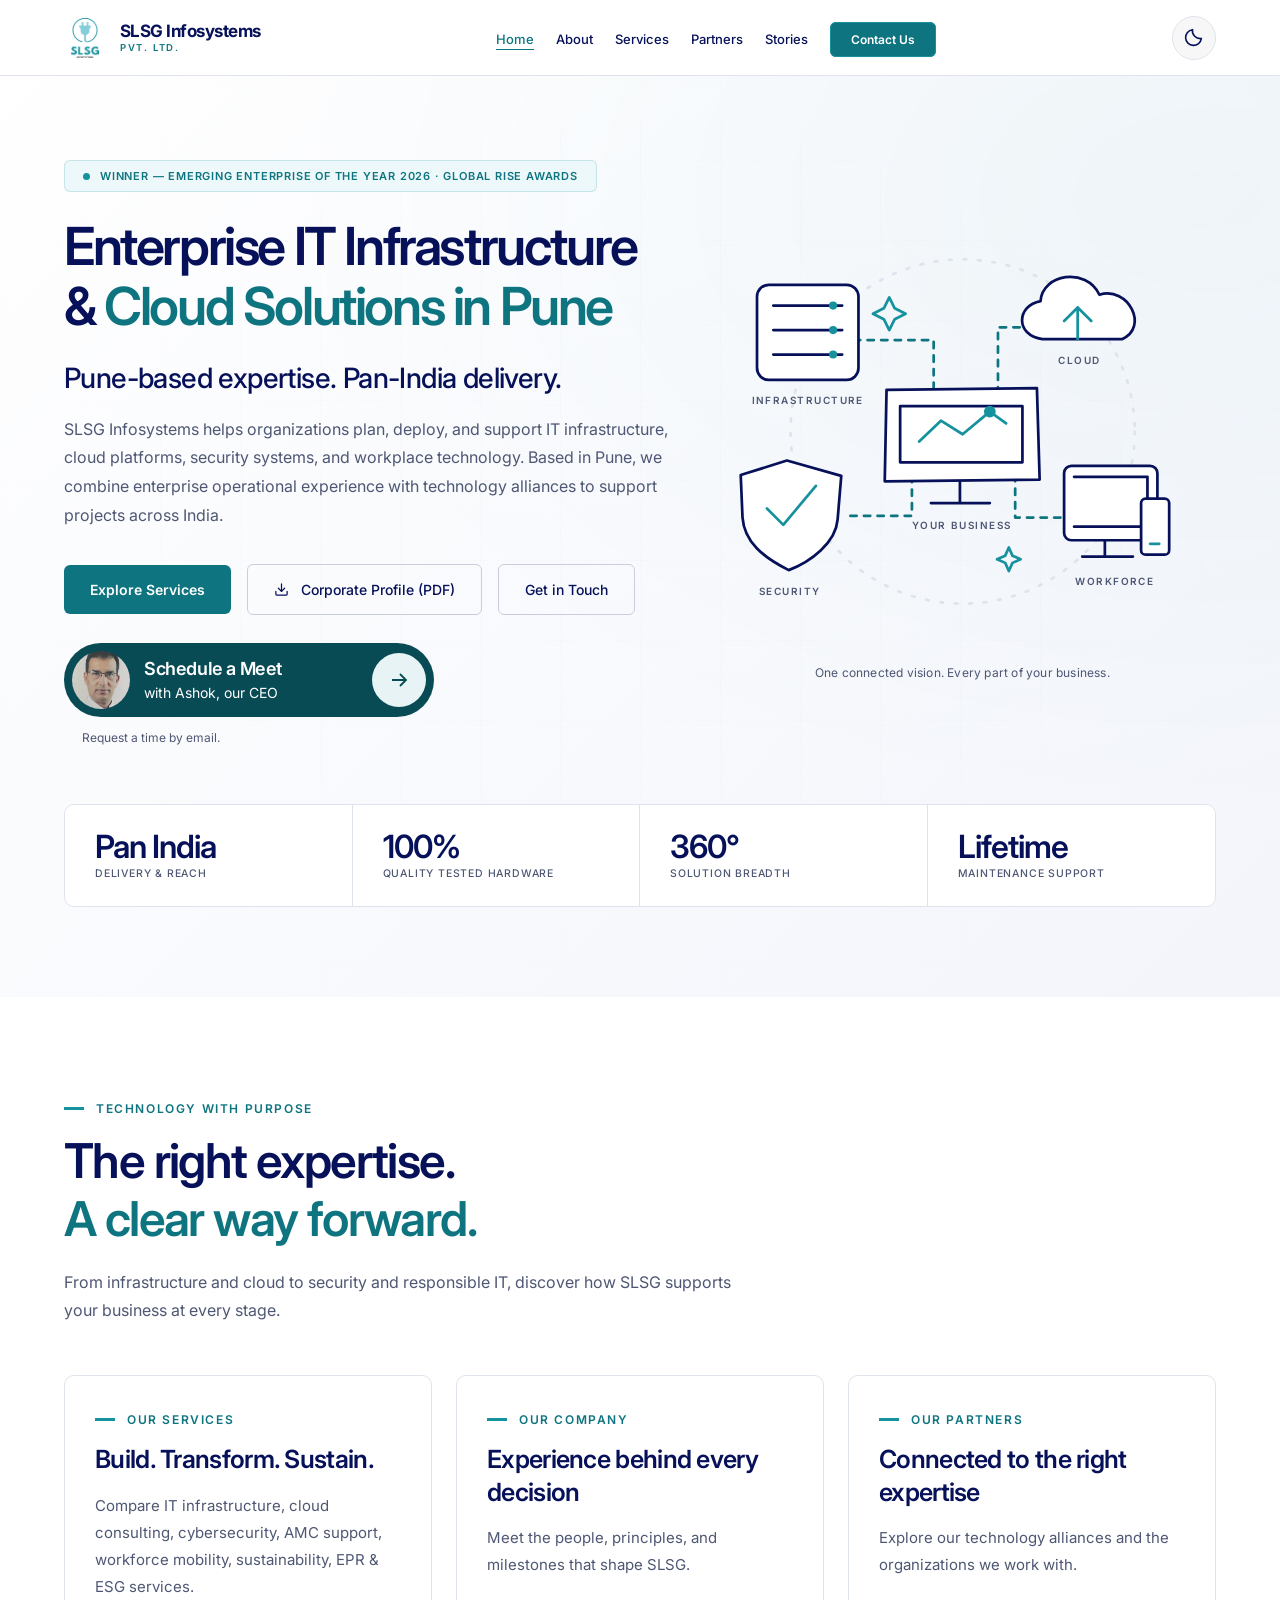
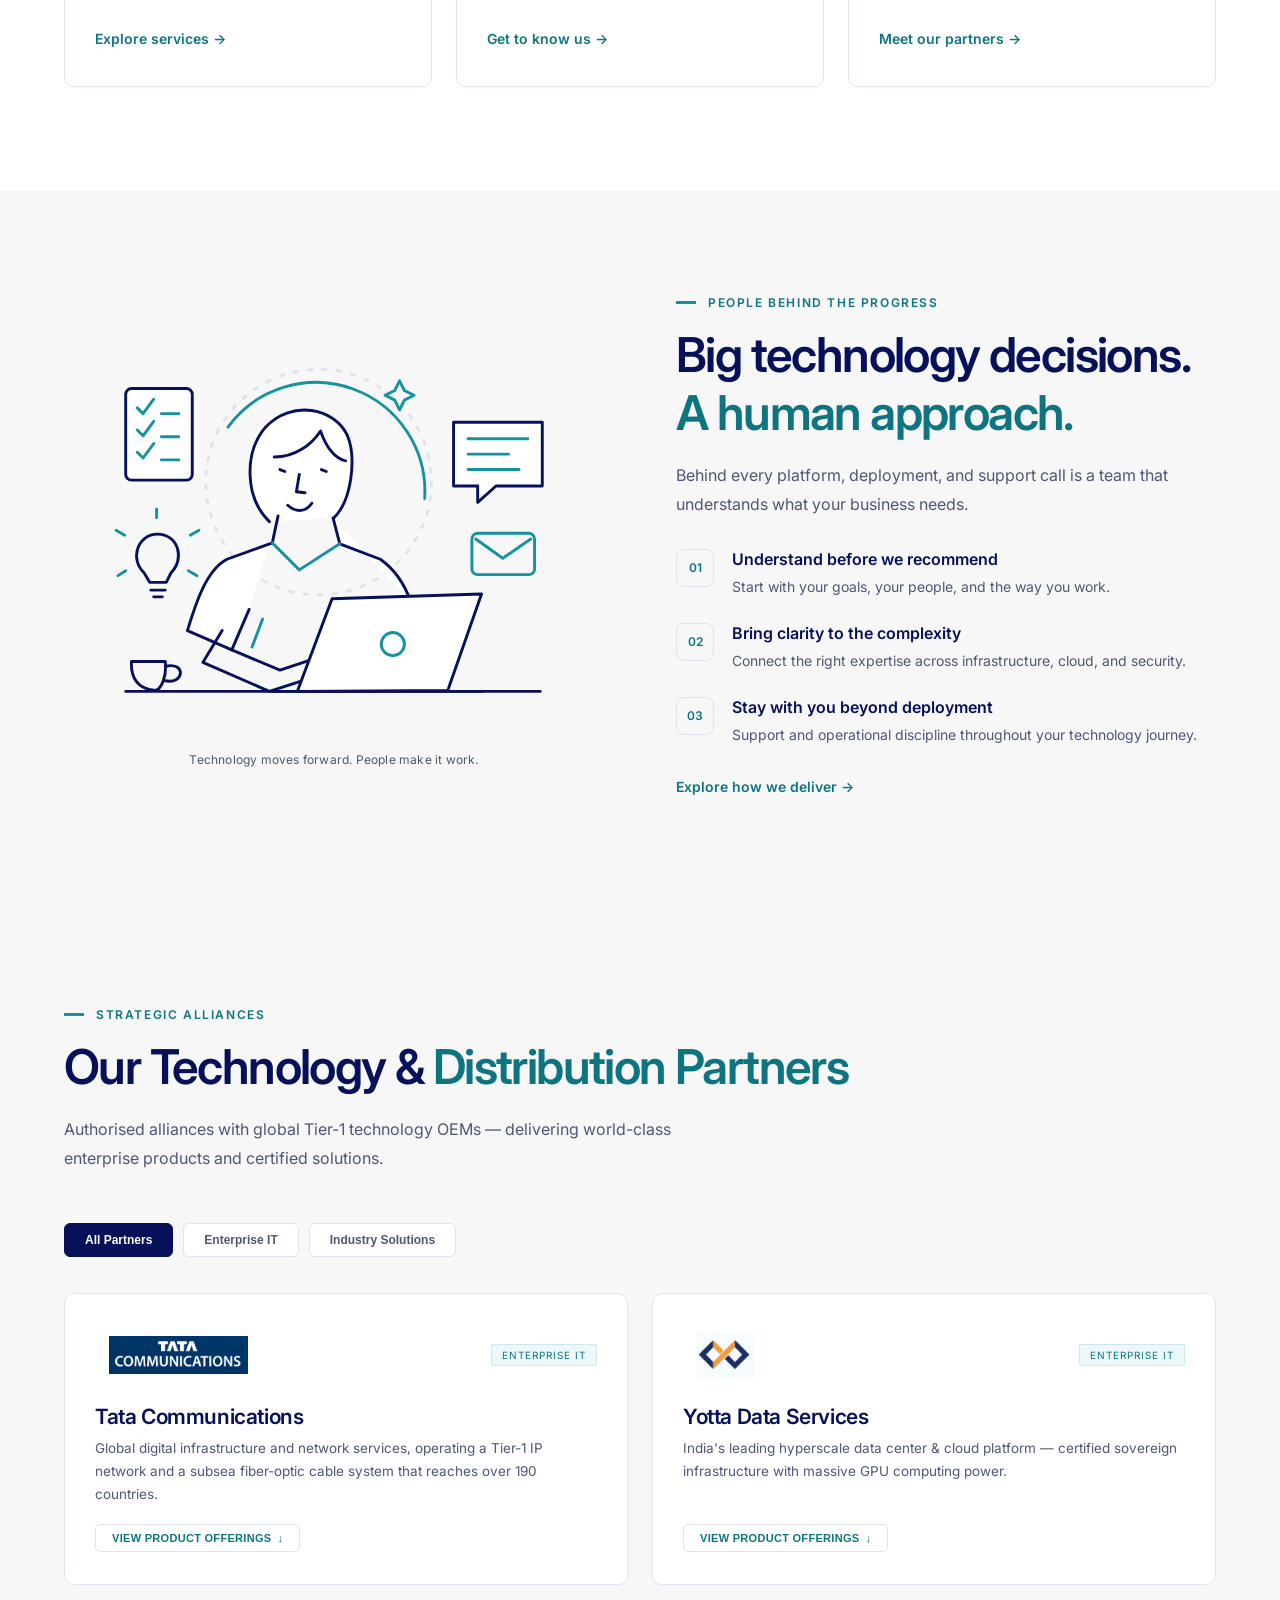
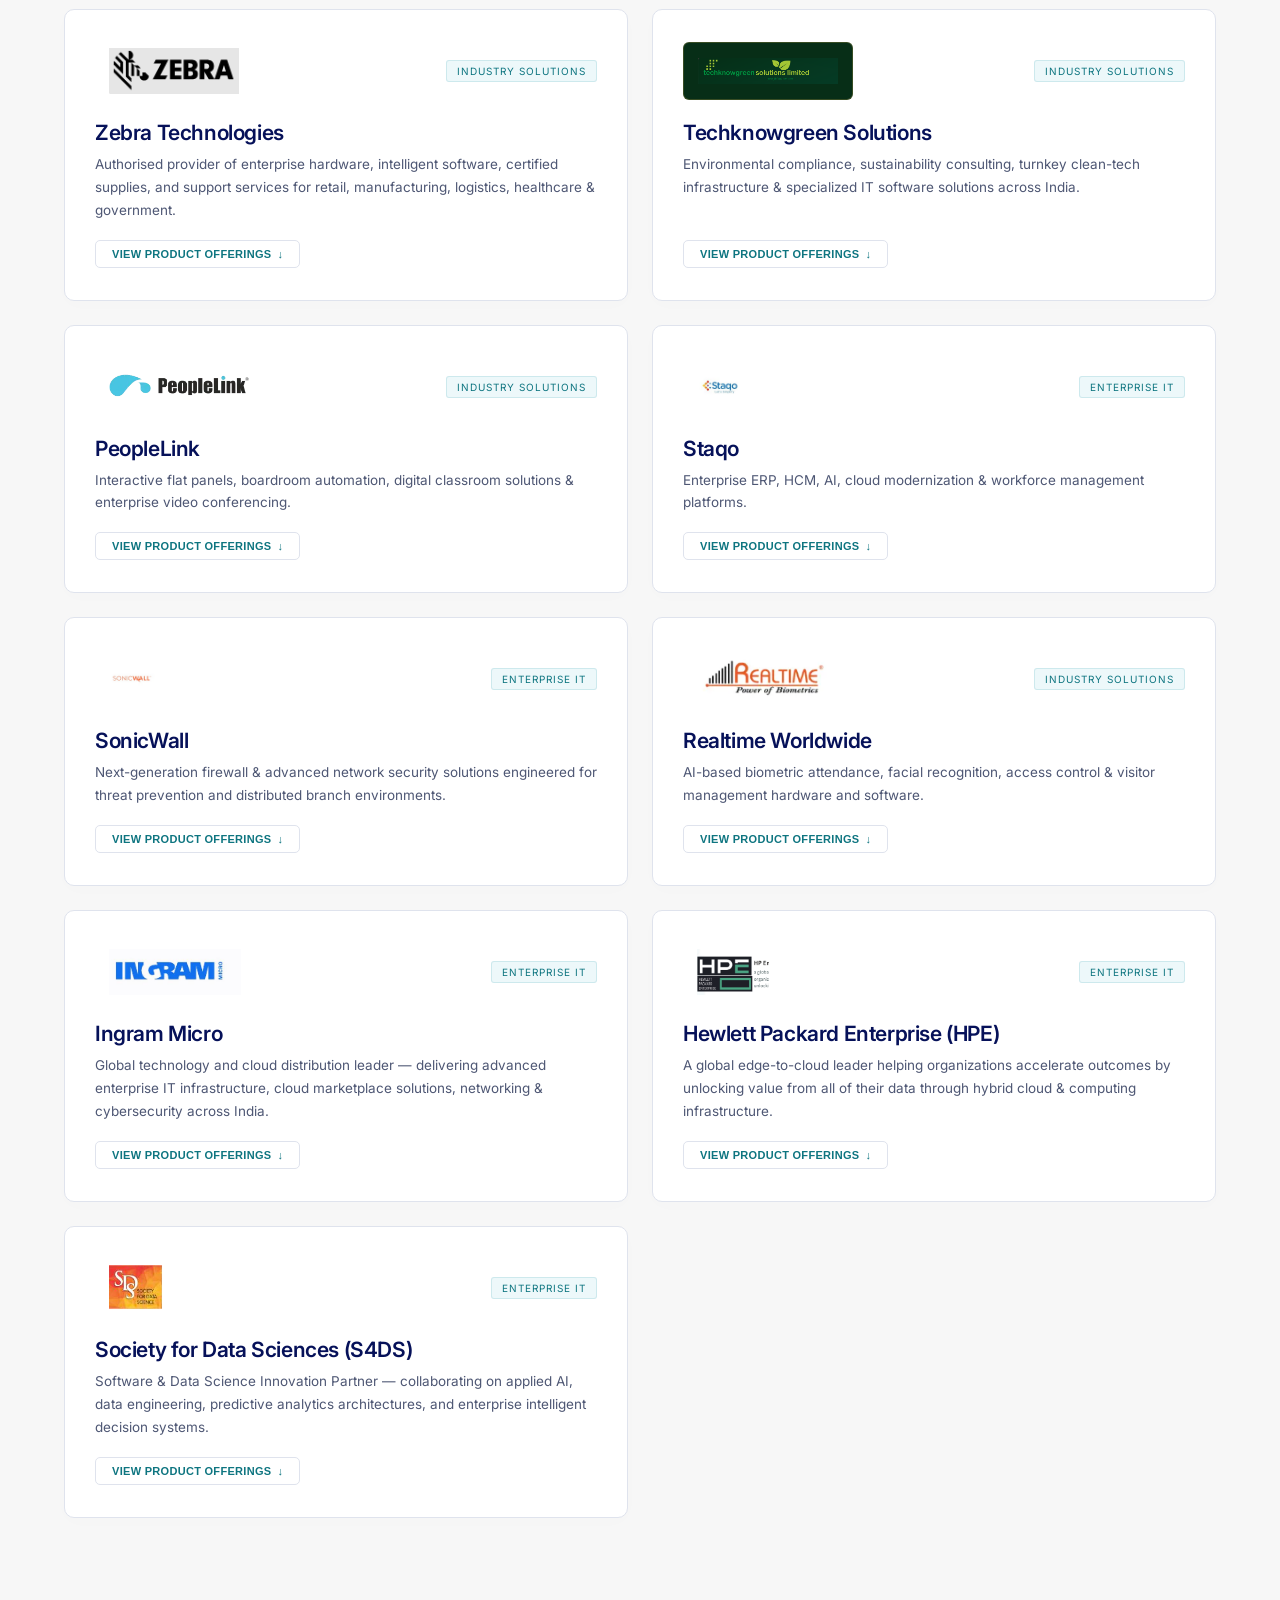
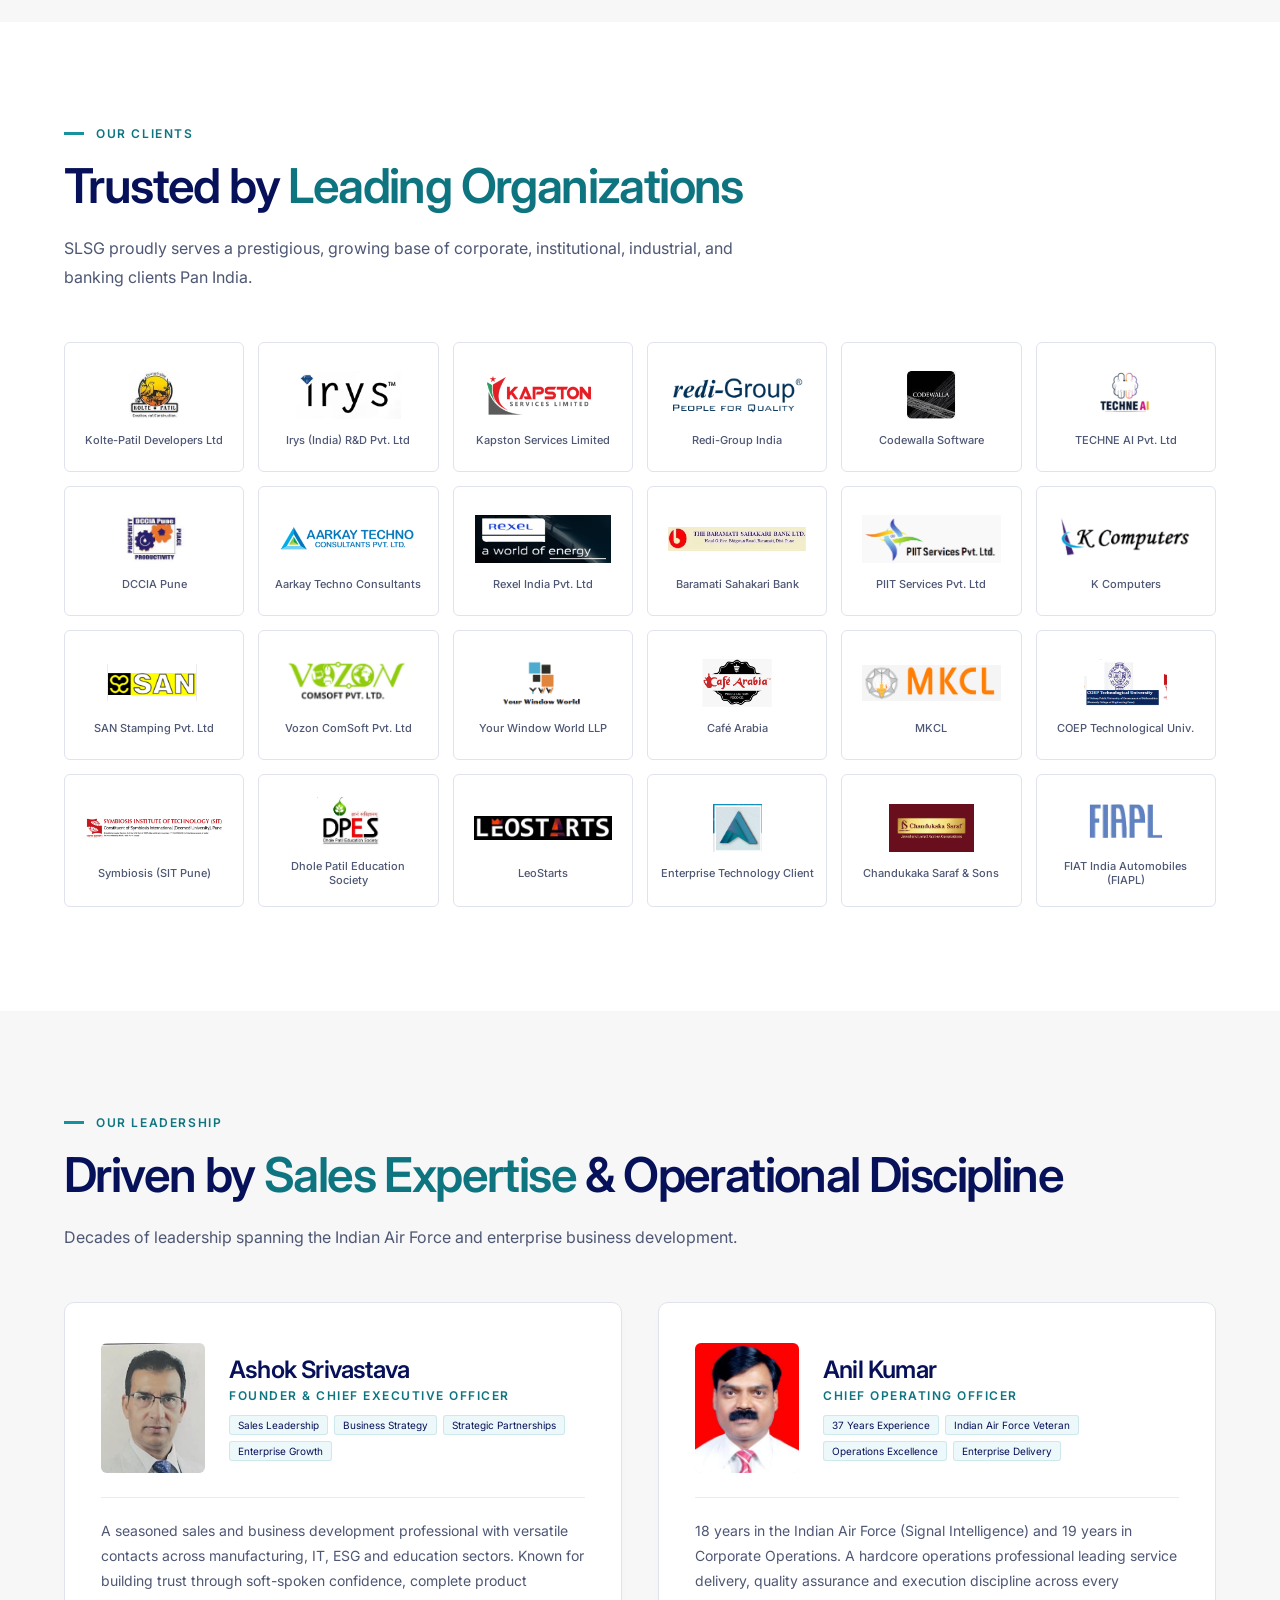
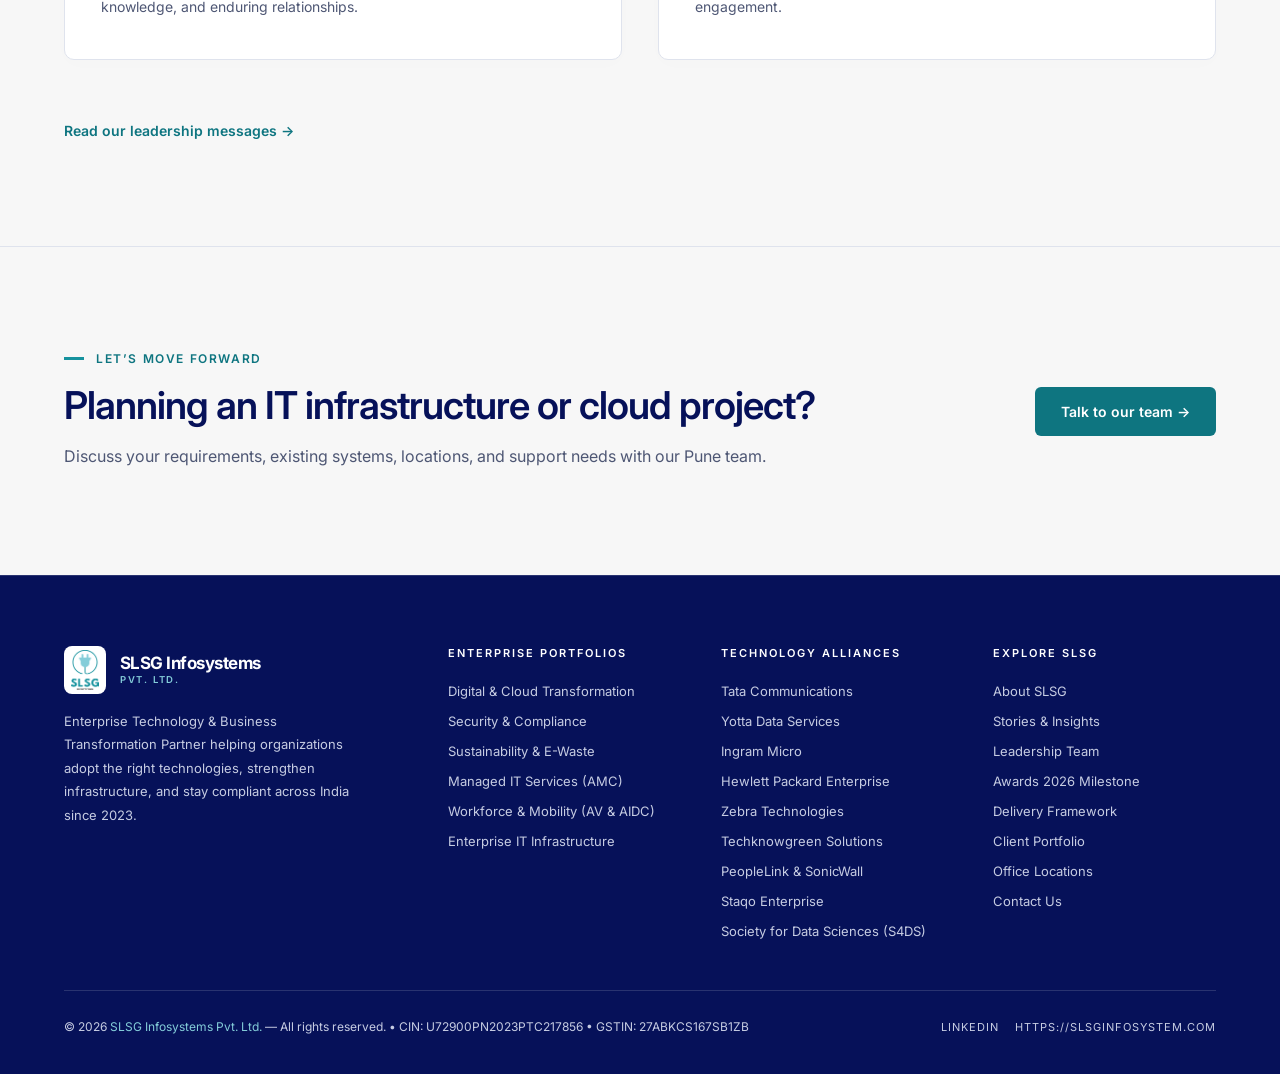
<file: index.html>
<!DOCTYPE html>
<html lang="en" class="booting">
<head>
<meta charset="UTF-8">
<meta name="viewport" content="width=device-width, initial-scale=1.0">
<script>
  // Apply the theme before the first paint, including on repeat visits.
  try {
    const savedTheme = localStorage.getItem('slsg-theme');
    document.documentElement.dataset.theme = savedTheme === 'dark' || savedTheme === 'light'
      ? savedTheme
      : (window.matchMedia('(prefers-color-scheme: dark)').matches ? 'dark' : 'light');
  } catch {
    document.documentElement.dataset.theme = window.matchMedia('(prefers-color-scheme: dark)').matches ? 'dark' : 'light';
  }
  if ('scrollRestoration' in history) {
    history.scrollRestoration = 'manual';
  }
  window.scrollTo(0, 0);
</script>
<title>IT Infrastructure &amp; Cloud Services in Pune | SLSG Infosystems</title>
<meta name="description" content="SLSG Infosystems provides enterprise IT infrastructure, cloud solutions, cybersecurity and managed IT services from Pune, with delivery across India.">
<link rel="preconnect" href="https://fonts.googleapis.com">
<link href="https://fonts.googleapis.com/css2?family=Inter:wght@400;500;600;700;800;900&display=swap" rel="stylesheet">
<link rel="stylesheet" href="assets/styles/base.css">
<link rel="stylesheet" href="assets/styles/theme.css">
<link rel="canonical" href="https://slsginfosystem.com/">
<meta property="og:type" content="website">
<meta property="og:site_name" content="SLSG Infosystems">
<meta property="og:title" content="IT Infrastructure &amp; Cloud Services in Pune | SLSG Infosystems">
<meta property="og:description" content="SLSG Infosystems provides enterprise IT infrastructure, cloud solutions, cybersecurity and managed IT services from Pune, with delivery across India.">
<meta property="og:url" content="https://slsginfosystem.com/">
<meta name="twitter:card" content="summary">
<meta name="twitter:title" content="IT Infrastructure &amp; Cloud Services in Pune | SLSG Infosystems">
<meta name="twitter:description" content="SLSG Infosystems provides enterprise IT infrastructure, cloud solutions, cybersecurity and managed IT services from Pune, with delivery across India.">
<script type="application/ld+json">{"@context": "https://schema.org", "@graph": [{"@type": "Organization", "@id": "https://slsginfosystem.com/#organization", "name": "SLSG Infosystems Pvt. Ltd.", "url": "https://slsginfosystem.com/", "logo": "https://slsginfosystem.com/assets/logo/slsg-logo.png", "description": "Pune-based enterprise IT infrastructure, cloud, security, and managed IT services company serving organizations across India.", "email": "contact@slsginfosystem.com", "telephone": "+91-20-46035505", "address": [{"@type": "PostalAddress", "streetAddress": "412, B-Wing, Downtown \u2013 City Vista, Near World Trade Center, Kharadi", "addressLocality": "Pune", "addressRegion": "Maharashtra", "postalCode": "411014", "addressCountry": "IN"}, {"@type": "PostalAddress", "streetAddress": "Row House D, Rituparna Society, Utkarsh Society, Lane No. 6, Katraj", "addressLocality": "Pune", "addressRegion": "Maharashtra", "postalCode": "411046", "addressCountry": "IN"}], "legalName": "SLSG Infosystems Private Limited", "taxID": "27ABKCS167SB1ZB", "legalName": "SLSG Infosystems Private Limited", "taxID": "27ABKCS167SB1ZB", "legalName": "SLSG Infosystems Private Limited", "taxID": "27ABKCS167SB1ZB", "alternateName": ["SLSG Infosystems", "SLSG"], "sameAs": ["https://www.linkedin.com/company/slsginfosystems/"], "award": "Emerging Enterprise of the Year 2026 (Global RISE Awards by SMB Connect in association with DCCIA Pune)", "founder": [{"@type": "Person", "name": "Ashok Srivastava", "jobTitle": "Founder & CEO"}, {"@type": "Person", "name": "Anil Kumar", "jobTitle": "Chief Operating Officer"}], "areaServed": {"@type": "Country", "name": "India"}, "hasOfferCatalog": {"@type": "OfferCatalog", "name": "Enterprise Portfolios", "itemListElement": [{"@type": "Offer", "itemOffered": {"@type": "Service", "name": "Digital & Cloud Transformation", "description": "Sovereign GPU cloud, AI enablement, Yotta & Tata Communications hyperscale data centers, Kubernetes & multi-cloud migration."}}, {"@type": "Offer", "itemOffered": {"@type": "Service", "name": "Security & Compliance", "description": "High-definition CCTV surveillance, biometric access control, statutory compliance, fire NOC, and factory license approvals."}}, {"@type": "Offer", "itemOffered": {"@type": "Service", "name": "Sustainability & E-Waste", "description": "Certified corporate e-waste disposal, plastic & battery waste recycling, Extended Producer Responsibility (EPR) & ESG consulting."}}, {"@type": "Offer", "itemOffered": {"@type": "Service", "name": "Managed IT Services (AMC)", "description": "Comprehensive Annual Maintenance Contracts, resident engineers, 24/7 helpdesk SLA, and lifetime infrastructure maintenance."}}, {"@type": "Offer", "itemOffered": {"@type": "Service", "name": "Enterprise Workforce & Mobility", "description": "Barcode & AIDC scanners, mobile computers, boardroom automation, LED video walls, and time-attendance terminals."}}, {"@type": "Offer", "itemOffered": {"@type": "Service", "name": "Enterprise IT Infrastructure", "description": "Commercial laptops, desktops, enterprise rack/blade servers, SAN/NAS storage, and core networking hardware."}}]}}, {"@type": "WebSite", "@id": "https://slsginfosystem.com/#website", "url": "https://slsginfosystem.com/", "name": "SLSG Infosystems", "publisher": {"@id": "https://slsginfosystem.com/#organization"}}, {"@type": "WebPage", "@id": "https://slsginfosystem.com/#webpage", "url": "https://slsginfosystem.com/", "name": "IT Infrastructure & Cloud Services in Pune | SLSG Infosystems", "description": "SLSG Infosystems provides enterprise IT infrastructure, cloud solutions, cybersecurity and managed IT services from Pune, with delivery across India.", "inLanguage": "en", "isPartOf": {"@id": "https://slsginfosystem.com/#website"}, "publisher": {"@id": "https://slsginfosystem.com/#organization"}}, {"@type": "LocalBusiness", "@id": "https://slsginfosystem.com/#head-office", "name": "SLSG Infosystems Pvt. Ltd. \u2014 Head Office", "parentOrganization": {"@id": "https://slsginfosystem.com/#organization"}, "url": "https://slsginfosystem.com/contact.html#locations", "telephone": "+91-20-46035505", "email": "contact@slsginfosystem.com", "address": {"@type": "PostalAddress", "streetAddress": "412, B-Wing, Downtown \u2013 City Vista, Near World Trade Center, Kharadi", "addressLocality": "Pune", "addressRegion": "Maharashtra", "postalCode": "411014", "addressCountry": "IN"}, "geo": {"@type": "GeoCoordinates", "latitude": 18.5516, "longitude": 73.9351}, "openingHoursSpecification": {"@type": "OpeningHoursSpecification", "dayOfWeek": ["Monday", "Tuesday", "Wednesday", "Thursday", "Friday", "Saturday"], "opens": "09:30", "closes": "18:30"}}, {"@type": "LocalBusiness", "@id": "https://slsginfosystem.com/#branch-office", "name": "SLSG Infosystems Pvt. Ltd. \u2014 Branch Office", "parentOrganization": {"@id": "https://slsginfosystem.com/#organization"}, "url": "https://slsginfosystem.com/contact.html#locations", "telephone": "+91-9763034875", "email": "contact@slsginfosystem.com", "address": {"@type": "PostalAddress", "streetAddress": "Row House D, Rituparna Society, Utkarsh Society, Lane No. 6, Katraj", "addressLocality": "Pune", "addressRegion": "Maharashtra", "postalCode": "411046", "addressCountry": "IN"}, "geo": {"@type": "GeoCoordinates", "latitude": 18.4575, "longitude": 73.8677}}]}</script>
<link rel="icon" type="image/x-icon" href="favicon.ico">
<link rel="icon" type="image/png" sizes="32x32" href="assets/logo/favicon-32x32.png">
<link rel="icon" type="image/png" sizes="16x16" href="assets/logo/favicon-16x16.png">
<link rel="apple-touch-icon" sizes="180x180" href="assets/logo/apple-touch-icon.png">
<meta name="robots" content="index, follow, max-snippet:-1, max-image-preview:large, max-video-preview:-1">
<meta name="author" content="SLSG Infosystems Pvt. Ltd.">
<meta property="og:locale" content="en_IN">
<meta property="og:image" content="https://slsginfosystem.com/assets/logo/slsg-logo.png">
<meta property="og:image:alt" content="SLSG Infosystems logo">
<meta name="twitter:image" content="https://slsginfosystem.com/assets/logo/slsg-logo.png">
<!-- Google tag (gtag.js) -->
<script async src="https://www.googletagmanager.com/gtag/js?id=G-WZ0Q5E4KTD"></script>
<script>
  window.dataLayer = window.dataLayer || [];
  function gtag(){dataLayer.push(arguments);}
  gtag('js', new Date());

  gtag('config', 'G-WZ0Q5E4KTD');
</script>
</head>
<body>
<a class="skip-link" href="#main-content">Skip to content</a>
<nav id="navbar">
  <a href="#home" class="nav-logo">
    <div class="nav-logo-icon">
      <img src="assets/logo/slsg-logo.png" alt="SLSG Infosystems Logo">
    </div>
    <div class="nav-logo-text">
      <span>SLSG Infosystems</span>
      <span>Pvt. Ltd.</span>
    </div>
  </a>
  <ul class="nav-links"><li><a href="index.html" aria-current="page">Home</a></li>
<li><a href="about.html">About</a></li>
<li><a href="services.html">Services</a></li>
<li><a href="#partners">Partners</a></li>
<li><a href="stories.html">Stories</a></li>
<li><a href="contact.html" class="nav-cta">Contact Us</a></li></ul>
  <div class="nav-actions">
    <button type="button" class="theme-toggle" id="themeToggle" aria-label="Dark mode" aria-pressed="false" title="Toggle dark mode">
      <svg class="theme-moon" viewBox="0 0 24 24" fill="none" stroke="currentColor" stroke-width="1.8" aria-hidden="true"><path d="M20.9 13.2A9 9 0 0 1 10.8 3.1 9 9 0 1 0 20.9 13.2Z"/></svg>
      <svg class="theme-sun" viewBox="0 0 24 24" fill="none" stroke="currentColor" stroke-width="1.8" aria-hidden="true"><circle cx="12" cy="12" r="4"/><path d="M12 2v2m0 16v2M2 12h2m16 0h2M4.9 4.9l1.4 1.4m11.4 11.4 1.4 1.4m0-14.2-1.4 1.4M6.3 17.7l-1.4 1.4"/></svg>
    </button>
  <button type="button" class="hamburger" id="menuBtn" onclick="toggleMenu()" aria-label="Toggle Navigation" aria-controls="mobileMenu" aria-expanded="false">
    <span></span><span></span><span></span>
  </button>
  </div>
</nav><div class="mobile-menu" id="mobileMenu"><button class="mobile-close" onclick="toggleMenu()" aria-label="Close Menu">&times;</button><a href="index.html">Home</a><a href="about.html">About</a><a href="services.html">Services</a><a href="#partners">Partners</a><a href="stories.html">Stories</a><a href="contact.html">Contact Us</a><a href="https://www.linkedin.com/company/slsginfosystems/" target="_blank" rel="noopener noreferrer">LinkedIn</a></div><main id="main-content" tabindex="-1"><section class="hero" id="home">
  <div class="hero-bg"></div>
  <div class="hero-grid"></div>
  <div class="hero-inner">
    <div class="hero-content">
      <a href="about.html#awards" class="hero-badge">
        <div class="hero-badge-dot"></div>
        <span>Winner — Emerging Enterprise of the Year 2026 · Global RISE Awards</span>
      </a>
      <h1>Enterprise IT Infrastructure &amp; <em>Cloud Solutions in Pune</em></h1>
      <div class="hero-sub">Pune-based expertise. Pan-India delivery.</div>
      <p>SLSG Infosystems helps organizations plan, deploy, and support IT infrastructure, cloud platforms, security systems, and workplace technology. Based in Pune, we combine enterprise operational experience with technology alliances to support projects across India.</p>
      <div class="hero-actions">
        <a href="services.html#services" class="btn-primary">Explore Services</a>
        <a href="assets/docs/SLSG-Corporate-Profile-v1.4.pdf" class="btn-outline" download="SLSG-Corporate-Profile-v1.4.pdf"><svg width="15" height="15" viewBox="0 0 24 24" fill="none" stroke="currentColor" stroke-width="2" stroke-linecap="round" stroke-linejoin="round" style="margin-right:4px;vertical-align:-2px;"><path d="M21 15v4a2 2 0 0 1-2 2H5a2 2 0 0 1-2-2v-4"/><polyline points="7 10 12 15 17 10"/><line x1="12" y1="15" x2="12" y2="3"/></svg>Corporate Profile (PDF)</a>
        <a href="contact.html#contact" class="btn-outline">Get in Touch</a>
      </div>
<div class="ceo-meeting"><a id="ceoBookingLink" class="ceo-meeting-button" href="mailto:ashok@slsginfosystem.com?subject=Meeting+request+with+Ashok+Srivastava+%E2%80%94+SLSG+Infosystems&amp;body=Hello+Ashok%2C%0A%0AI+would+like+to+request+a+meeting+to+discuss%3A%0A%0ACompany%3A%0ATopic%3A%0APreferred+dates+and+times+%28with+timezone%29%3A%0APhone%3A%0A%0AThank+you." aria-label="Request a meeting with Ashok Srivastava, Founder and CEO"><img src="assets/leadership/ashok-srivastava.jpg" alt="" width="76" height="76"><span class="ceo-meeting-copy"><strong>Schedule a Meet</strong><span>with Ashok, our CEO</span></span><span class="ceo-meeting-arrow" aria-hidden="true"><svg viewBox="0 0 24 24" fill="none" stroke="currentColor" stroke-width="1.8"><path d="M5 12h14m-6-6 6 6-6 6"/></svg></span></a><p>Request a time by email.</p></div>
    </div>
<figure class="technology-art hero-art"><svg viewBox="0 0 560 470" role="img" aria-labelledby="tech-art-title tech-art-desc" xmlns="http://www.w3.org/2000/svg">
<title id="tech-art-title">Connected technology, built around your business</title><desc id="tech-art-desc">An illustrated business platform connects cloud services, secure infrastructure, and employee devices.</desc>
<g fill="none" stroke="currentColor" stroke-width="3" stroke-linecap="round" stroke-linejoin="round">
<circle class="art-orbit" cx="280" cy="228" r="190" stroke-dasharray="3 13"/>
<path class="art-wire" d="M160 127H248V181M388 113H319V181M156 321H224V268M403 323H338V268"/>
<path d="m196 182 166-2 3 101-171 2Z" class="art-panel"/><path d="M211 200h135v62H211Z"/><path d="M277 283v24m-32 0h65"/>
<path class="art-accent" d="m232 239 24-23 24 15 30-25 18 13"/><circle class="art-dot" cx="310" cy="206" r="5"/>
<rect class="art-panel" x="53" y="66" width="112" height="105" rx="13"/><path d="M71 89h76m-76 27h76m-76 27h76"/><circle class="art-dot" cx="137" cy="89" r="3"/><circle class="art-dot" cx="137" cy="116" r="3"/><circle class="art-dot" cx="137" cy="143" r="3"/>
<path class="art-panel" d="M366 84c2-30 50-38 65-7 32-10 55 36 25 49h-88c-30-4-29-37-2-42Z"/><path class="art-accent" d="m392 106 15-15 15 15m-15-15v35"/>
<path class="art-panel" d="m86 260 60 17-4 48c-2 26-30 47-54 56-28-14-49-31-51-58l-2-47Z"/><path class="art-accent" d="m64 313 18 18 36-43"/>
<rect class="art-panel" x="392" y="266" width="103" height="82" rx="8"/><path d="M403 278h81v55h-81m34 16v17m-25 0h56"/>
<rect class="art-panel" x="477" y="302" width="31" height="62" rx="5"/><path class="art-accent" d="M487 352h10"/>
<path class="art-accent" d="m193 92 6-12 6 12 12 6-12 6-6 12-6-12-12-6ZM327 365l4-9 4 9 9 4-9 4-4 9-4-9-9-4Z"/>
</g><g class="art-label" text-anchor="middle"><text x="109" y="198">INFRASTRUCTURE</text><text x="409" y="153">CLOUD</text><text x="89" y="408">SECURITY</text><text x="448" y="397">WORKFORCE</text><text x="279" y="336">YOUR BUSINESS</text></g>
</svg><figcaption>One connected vision. Every part of your business.</figcaption></figure>
    <div class="hero-stats" id="heroStats">
      <div class="hero-stat">
        <div class="hero-stat-num" data-type="text" data-target="Pan India">Pan India</div>
        <div class="hero-stat-label">Delivery &amp; Reach</div>
      </div>
      <div class="hero-stat">
        <div class="hero-stat-num" data-type="num" data-target="100" data-suffix="%">100%</div>
        <div class="hero-stat-label">Quality Tested Hardware</div>
      </div>
      <div class="hero-stat">
        <div class="hero-stat-num" data-type="num" data-target="360" data-suffix="°">360°</div>
        <div class="hero-stat-label">Solution Breadth</div>
      </div>
      <div class="hero-stat">
        <div class="hero-stat-num" data-type="text" data-target="Lifetime">Lifetime</div>
        <div class="hero-stat-label">Maintenance Support</div>
      </div>
    </div>
  </div>
</section><section class="home-overview"><div class="section-label">Technology with purpose</div><h2 class="section-title">The right expertise.<br><em>A clear way forward.</em></h2><p class="section-desc">From infrastructure and cloud to security and responsible IT, discover how SLSG supports your business at every stage.</p><div class="editorial-grid"><a class="editorial-card" href="services.html"><span class="section-label">Our services</span><h3>Build. Transform. Sustain.</h3><p>Compare IT infrastructure, cloud consulting, cybersecurity, AMC support, workforce mobility, sustainability, EPR & ESG services.</p><span class="text-link">Explore services &rarr;</span></a><a class="editorial-card" href="about.html"><span class="section-label">Our company</span><h3>Experience behind every decision</h3><p>Meet the people, principles, and milestones that shape SLSG.</p><span class="text-link">Get to know us &rarr;</span></a><a class="editorial-card" href="#partners"><span class="section-label">Our partners</span><h3>Connected to the right expertise</h3><p>Explore our technology alliances and the organizations we work with.</p><span class="text-link">Meet our partners &rarr;</span></a></div></section><section class="visual-story"><figure class="technology-art people-art"><svg viewBox="0 0 560 430" role="img" aria-labelledby="people-art-title people-art-desc" xmlns="http://www.w3.org/2000/svg"><title id="people-art-title">Human expertise behind the technology</title><desc id="people-art-desc">A person working at a laptop, surrounded by a planning checklist, a lightbulb, and support messages.</desc>
<g fill="none" stroke="currentColor" stroke-width="3" stroke-linecap="round" stroke-linejoin="round">
<circle class="art-orbit" cx="264" cy="165" r="117" stroke-dasharray="4 11"/>
<path class="art-accent" d="M170 108a113 113 0 0 1 204 74"/><path d="M213 206c-25-24-27-71-4-98 27-29 72-20 85 9 9 22 5 66-14 85" class="art-panel"/>
<path d="M218 139c22 0 39-13 48-27 6 17 14 28 26 31m-68 9 5 2m38-2 5 2m-28 3-3 18 9 1m-18 13c9 8 19 7 25-2"/>
<path class="art-panel" d="m222 200-6 28-47 17c-21 11-32 44-41 74l46 20 18-42m87-95 7 27 42 16c13 9 25 25 32 45"/>
<path class="art-accent" d="m216 228 28 28 42-27m-80 78-11 29"/>
<path d="m174 339 50 21 36-12m-96-29-20 33 69 30 50-16"/>
<path class="art-panel" d="m278 286 155-5-35 100-156 1Z"/><path d="M216 382h218"/><circle class="art-accent" cx="341" cy="333" r="12"/>
<path d="M64 382h430m-399-1c-19-1-26-14-25-30h35c2 17-5 29-10 30m10-25c22-5 20 19 0 15"/>
<rect class="art-panel" x="64" y="68" width="69" height="95" rx="6"/><path class="art-accent" d="m76 88 6 6 11-15m-17 32 6 6 11-15m-17 32 6 6 11-15m8-31h18m-18 24h18m-18 24h18"/>
<path d="M97 219c-21 0-29 26-14 40l6 10h17l5-10c15-15 7-40-14-40Zm-7 58h15m-12 7h9"/><path class="art-accent" d="M96 202v-9m-33 27-9-5m77 5 9-5m-76 42-8 5m73-5 9 5"/>
<path class="art-panel" d="M404 103h92v66h-48l-19 17v-17h-25Z"/><path class="art-accent" d="M419 120h62m-62 16h42m-42 16h53"/>
<rect class="art-accent" x="423" y="218" width="65" height="43" rx="6"/><path class="art-accent" d="m427 224 28 20 29-20"/>
<path class="art-accent" d="m343 70 5-10 5 10 10 5-10 5-5 10-5-10-10-5Z"/>
</g></svg><figcaption>Technology moves forward. People make it work.</figcaption></figure><div class="visual-story-copy"><div class="section-label">People behind the progress</div><h2 class="section-title">Big technology decisions.<br><em>A human approach.</em></h2><p>Behind every platform, deployment, and support call is a team that understands what your business needs.</p><ul class="visual-points"><li><span aria-hidden="true">01</span><div><h3>Understand before we recommend</h3><p>Start with your goals, your people, and the way you work.</p></div></li><li><span aria-hidden="true">02</span><div><h3>Bring clarity to the complexity</h3><p>Connect the right expertise across infrastructure, cloud, and security.</p></div></li><li><span aria-hidden="true">03</span><div><h3>Stay with you beyond deployment</h3><p>Support and operational discipline throughout your technology journey.</p></div></li></ul><a class="text-link" href="services.html#framework">Explore how we deliver &rarr;</a></div></section><section class="partners-section" id="partners">
  <div class="section-label reveal">Strategic Alliances</div>
  <h2 class="section-title reveal">Our Technology &amp; <em>Distribution Partners</em></h2>
  <p class="section-desc reveal">Authorised alliances with global Tier-1 technology OEMs — delivering world-class enterprise products and certified solutions.</p>

  <!-- Filter tabs -->
  <div class="partner-filters reveal">
    <button class="filter-btn active" onclick="filterPartners('all', this)">All Partners</button>
    <button class="filter-btn" onclick="filterPartners('enterprise-it', this)">Enterprise IT</button>
    <button class="filter-btn" onclick="filterPartners('industry-solutions', this)">Industry Solutions</button>
  </div>

  <div class="partners-grid reveal" id="partnersGrid">
    
    <!-- 1. Tata Communications -->
    <div class="partner-card" data-category="enterprise-it">
      <div class="partner-top">
        <div class="partner-logo-box">
          <img src="assets/partners/tata-communications.png" alt="Tata Communications" loading="lazy" decoding="async">
        </div>
        <span class="partner-vertical-tag">Enterprise IT</span>
      </div>
      <div class="partner-name">Tata Communications</div>
      <div class="partner-lob">Global digital infrastructure and network services, operating a Tier-1 IP network and a subsea fiber-optic cable system that reaches over 190 countries.</div>
      <button class="partner-toggle-btn" onclick="toggleOfferings(this)">
        <span>View Product Offerings</span> &darr;
      </button>
      <div class="partner-offerings">
        <div class="offering-group">
          <strong>Network Connectivity:</strong>
          <span>ILL, MPLS, Global VPN, SD-WAN, Cloud Connectivity</span>
        </div>
        <div class="offering-group">
          <strong>Vayu Cloud &amp; AI Cloud:</strong>
          <span>Enterprise Cloud, Kubernetes, GPU as a Service, AI &amp; Data Platform</span>
        </div>
        <div class="offering-group">
          <strong>Security Services:</strong>
          <span>SASE, DDoS, SOC, VAPT, DLP, SIEM</span>
        </div>
        <div class="offering-group">
          <strong>Voice &amp; UCaaS:</strong>
          <span>SIP, Contact Centre, Cloud Telephony, WhatsApp, MS Teams integration</span>
        </div>
      </div>
    </div>

    <!-- 2. Yotta Data Services -->
    <div class="partner-card" data-category="enterprise-it">
      <div class="partner-top">
        <div class="partner-logo-box">
          <img src="assets/partners/yotta.png" alt="Yotta Data Services" loading="lazy" decoding="async">
        </div>
        <span class="partner-vertical-tag">Enterprise IT</span>
      </div>
      <div class="partner-name">Yotta Data Services</div>
      <div class="partner-lob">India's leading hyperscale data center &amp; cloud platform — certified sovereign infrastructure with massive GPU computing power.</div>
      <button class="partner-toggle-btn" onclick="toggleOfferings(this)">
        <span>View Product Offerings</span> &darr;
      </button>
      <div class="partner-offerings">
        <div class="offering-group">
          <strong>1. Colocation:</strong>
          <span>Secure, highly scalable &amp; reliable Tier-IV hyperscale infrastructure</span>
        </div>
        <div class="offering-group">
          <strong>2. AI Lab &amp; GPU Cloud:</strong>
          <span>Innovate, experiment &amp; accelerate enterprise workloads with NVIDIA GPUs</span>
        </div>
        <div class="offering-group">
          <strong>3. Cloud Solutions:</strong>
          <span>Agile, flexible and high performance sovereign cloud computing</span>
        </div>
        <div class="offering-group">
          <strong>4. Disaster Recovery (DR):</strong>
          <span>Secure disaster recovery and business continuity automation</span>
        </div>
        <div class="offering-group">
          <strong>5. Drishticam:</strong>
          <span>AI-powered CCTV surveillance and intelligent video analytics solution</span>
        </div>
      </div>
    </div>

    <!-- 3. Zebra Technologies -->
    <div class="partner-card" data-category="industry-solutions">
      <div class="partner-top">
        <div class="partner-logo-box">
          <img src="assets/partners/zebra.png" alt="Zebra Technologies" loading="lazy" decoding="async">
        </div>
        <span class="partner-vertical-tag">Industry Solutions</span>
      </div>
      <div class="partner-name">Zebra Technologies</div>
      <div class="partner-lob">Authorised provider of enterprise hardware, intelligent software, certified supplies, and support services for retail, manufacturing, logistics, healthcare &amp; government.</div>
      <button class="partner-toggle-btn" onclick="toggleOfferings(this)">
        <span>View Product Offerings</span> &darr;
      </button>
      <div class="partner-offerings">
        <div class="offering-group">
          <strong>1. Enterprise Hardware:</strong>
          <span>Mobile computers &amp; rugged tablets, barcode scanners, fixed industrial scanners, RFID readers &amp; tags, wearables, machine vision systems, industrial, desktop, mobile, card and print engines</span>
        </div>
        <div class="offering-group">
          <strong>2. Zebra Workcloud™ Solutions:</strong>
          <span>Workforce Optimization, Inventory Visibility &amp; Optimization, Demand Intelligence</span>
        </div>
        <div class="offering-group">
          <strong>3. Zebra DNA™:</strong>
          <span>Built-in device intelligence for optimal uptime, automated setup &amp; advanced security</span>
        </div>
        <div class="offering-group">
          <strong>4. Zebra Certified Supplies:</strong>
          <span>Thermal printing supplies, labels, receipts, wristbands, RFID inlays, Z-Slip packing slips</span>
        </div>
        <div class="offering-group">
          <strong>5. Zebra Services:</strong>
          <span>Zebra OneCare™ maintenance plans, VisibilityIQ™ Foresight, Professional &amp; Managed Services</span>
        </div>
        <div class="offering-group">
          <strong>6. Zebra Guardian &amp; Frontline AI:</strong>
          <span>Smart storage/charging cabinets, Identity Guardian, OCR &amp; automated dimensioning</span>
        </div>
      </div>
    </div>

    <!-- 4. Techknowgreen Solutions -->
    <div class="partner-card" data-category="industry-solutions">
      <div class="partner-top">
        <div class="partner-logo-box" style="background:#072e17; border: 1px solid rgba(201,168,76,0.25);">
          <img src="assets/partners/techknowgreen.png" alt="Techknowgreen Solutions Limited" loading="lazy" decoding="async">
        </div>
        <span class="partner-vertical-tag">Industry Solutions</span>
      </div>
      <div class="partner-name">Techknowgreen Solutions</div>
      <div class="partner-lob">Environmental compliance, sustainability consulting, turnkey clean-tech infrastructure &amp; specialized IT software solutions across India.</div>
      <button class="partner-toggle-btn" onclick="toggleOfferings(this)">
        <span>View Product Offerings</span> &darr;
      </button>
      <div class="partner-offerings">
        <div class="offering-group">
          <strong>1. Consulting (Regulatory &amp; Sustainability):</strong>
          <span>Environmental Impact Assessment (EIA) &amp; EC Clearances (NABET approved), ESG &amp; Climate Change (SEBI BRSR compliance, lifecycle analysis, carbon neutrality), Environmental compliance &amp; licensing (PESO, Fire NOC, Factory Licenses, CGWA), Extended Producer Responsibility (EPR) &amp; hazardous waste management, Environmental due diligence &amp; contaminated site remediation, Detailed Project Reports (DPR) &amp; turnkey engineering design for STPs, ETPs, WTPs &amp; SWM, Environmental audits &amp; compliance investigations.</span>
        </div>
        <div class="offering-group">
          <strong>2. Technology (Execution &amp; Info Tech):</strong>
          <span>Turnkey clean-tech infrastructure deployment (STPs, ETPs, Zero Liquid Discharge [ZLD] systems, air pollution control), Proprietary hardware (Yuka Yantra ambient/indoor air purification &amp; circular economic wetland technologies for wastewater), Environmental IT software &amp; applications (KYC - Know Your Compliance regulatory app, ROCO footprint carbon reduction app, Intelligent Decision Support Systems [IDSS] &amp; IoT environmental data interfaces).</span>
        </div>
        <div class="offering-group">
          <strong>3. Research (Policy &amp; Engineering):</strong>
          <span>Advanced engineering R&amp;D (nature-based solutions &amp; advanced oxidation processes), Climate change studies (Carbon Capture, Utilization &amp; Storage [CCUS], blue carbon modelling &amp; climate resilience), AI, Big Data &amp; Robotics for environmental surveillance and automated compliance monitoring, Policy research analysis (cost-benefit analyses, social impact assessments, alternative fuels), Carbon credit market &amp; carbon offset trading advisory.</span>
        </div>
      </div>
    </div>

    <!-- 5. PeopleLink -->
    <div class="partner-card" data-category="industry-solutions">
      <div class="partner-top">
        <div class="partner-logo-box">
          <img src="assets/partners/peoplelink.png" alt="PeopleLink" loading="lazy" decoding="async">
        </div>
        <span class="partner-vertical-tag">Industry Solutions</span>
      </div>
      <div class="partner-name">PeopleLink</div>
      <div class="partner-lob">Interactive flat panels, boardroom automation, digital classroom solutions &amp; enterprise video conferencing.</div>
      <button class="partner-toggle-btn" onclick="toggleOfferings(this)">
        <span>View Product Offerings</span> &darr;
      </button>
      <div class="partner-offerings">
        <div class="offering-group">
          <strong>Control Systems:</strong>
          <span>Boardroom automation, AV controllers, integrated smart room ecosystems</span>
        </div>
        <div class="offering-group">
          <strong>Displays:</strong>
          <span>Seamless high-definition LED video walls &amp; commercial signage displays</span>
        </div>
        <div class="offering-group">
          <strong>Interactive Devices:</strong>
          <span>Interactive flat panels, digital podiums, smart presentation tools</span>
        </div>
        <div class="offering-group">
          <strong>Audio &amp; Video Conferencing:</strong>
          <span>Professional DSPs, conference speakerphones, PTZ cameras, telepresence endpoints</span>
        </div>
      </div>
    </div>

    <!-- 6. Staqo -->
    <div class="partner-card" data-category="enterprise-it">
      <div class="partner-top">
        <div class="partner-logo-box">
          <img src="assets/partners/staqo.jpg" alt="Staqo" loading="lazy" decoding="async">
        </div>
        <span class="partner-vertical-tag">Enterprise IT</span>
      </div>
      <div class="partner-name">Staqo</div>
      <div class="partner-lob">Enterprise ERP, HCM, AI, cloud modernization &amp; workforce management platforms.</div>
      <button class="partner-toggle-btn" onclick="toggleOfferings(this)">
        <span>View Product Offerings</span> &darr;
      </button>
      <div class="partner-offerings">
        <div class="offering-group">
          <strong>ERP &amp; Enterprise Platforms:</strong>
          <span>Full-suite ERP, CRM, HCM, legacy system modernization</span>
        </div>
        <div class="offering-group">
          <strong>AI &amp; Emerging Tech:</strong>
          <span>Artificial Intelligence, Machine Learning, IoT architectures, AR/VR, blockchain</span>
        </div>
        <div class="offering-group">
          <strong>Cloud &amp; Managed Services:</strong>
          <span>Multi-cloud management, SaaS deployment, DevOps CI/CD, managed IT operations</span>
        </div>
        <div class="offering-group">
          <strong>Cybersecurity &amp; Geospatial:</strong>
          <span>Risk assessment, SOC operations, compliance, GIS, remote sensing and analytics</span>
        </div>
      </div>
    </div>

    <!-- 7. SonicWall -->
    <div class="partner-card" data-category="enterprise-it">
      <div class="partner-top">
        <div class="partner-logo-box">
          <img src="assets/partners/sonicwall.png" alt="SonicWall" loading="lazy" decoding="async">
        </div>
        <span class="partner-vertical-tag">Enterprise IT</span>
      </div>
      <div class="partner-name">SonicWall</div>
      <div class="partner-lob">Next-generation firewall &amp; advanced network security solutions engineered for threat prevention and distributed branch environments.</div>
      <button class="partner-toggle-btn" onclick="toggleOfferings(this)">
        <span>View Product Offerings</span> &darr;
      </button>
      <div class="partner-offerings">
        <div class="offering-group">
          <strong>Next-Gen Firewalls:</strong>
          <span>NSsp enterprise series, NSa mid-range, TZ branch firewalls, NSv virtual firewalls, SuperMassive</span>
        </div>
        <div class="offering-group">
          <strong>Secure Access:</strong>
          <span>SMA secure mobile access appliances, enterprise VPN client solutions</span>
        </div>
        <div class="offering-group">
          <strong>Email &amp; Cloud Security:</strong>
          <span>ESA email security appliances, Hosted Email Protection, Cloud Edge (CSE)</span>
        </div>
        <div class="offering-group">
          <strong>Wireless, Switching &amp; Threat Detection:</strong>
          <span>SonicWave access points, managed switches, Capture ATP sandbox, Capture Client EDR, NSM management</span>
        </div>
      </div>
    </div>

    <!-- 8. Realtime Worldwide -->
    <div class="partner-card" data-category="industry-solutions">
      <div class="partner-top">
        <div class="partner-logo-box">
          <img src="assets/partners/realtime.png" alt="Realtime Worldwide" loading="lazy" decoding="async">
        </div>
        <span class="partner-vertical-tag">Industry Solutions</span>
      </div>
      <div class="partner-name">Realtime Worldwide</div>
      <div class="partner-lob">AI-based biometric attendance, facial recognition, access control &amp; visitor management hardware and software.</div>
      <button class="partner-toggle-btn" onclick="toggleOfferings(this)">
        <span>View Product Offerings</span> &darr;
      </button>
      <div class="partner-offerings">
        <div class="offering-group">
          <strong>Biometrics &amp; Workforce:</strong>
          <span>Biometric attendance terminals, multi-biometric devices, cloud workforce platform, automated access controllers</span>
        </div>
        <div class="offering-group">
          <strong>Retail Management:</strong>
          <span>RTPOS retail solutions, RTME, RTBDI, RTPAY integrated billing &amp; tracking</span>
        </div>
        <div class="offering-group">
          <strong>Live Streaming &amp; AI:</strong>
          <span>RTSP/IP streaming integration, AI recognition models, automated security feeds</span>
        </div>
      </div>
    </div>

    <!-- 9. Ingram Micro -->
    <div class="partner-card" data-category="enterprise-it">
      <div class="partner-top">
        <div class="partner-logo-box">
          <img src="assets/partners/ingram-micro.png" alt="Ingram Micro" loading="lazy" decoding="async">
        </div>
        <span class="partner-vertical-tag">Enterprise IT</span>
      </div>
      <div class="partner-name">Ingram Micro</div>
      <div class="partner-lob">Global technology and cloud distribution leader — delivering advanced enterprise IT infrastructure, cloud marketplace solutions, networking &amp; cybersecurity across India.</div>
      <button class="partner-toggle-btn" onclick="toggleOfferings(this)">
        <span>View Product Offerings</span> &darr;
      </button>
      <div class="partner-offerings">
        <div class="offering-group">
          <strong>Cloud Solutions &amp; Marketplace:</strong>
          <span>Cloud Marketplace, Microsoft 365, Azure, AWS, Google Cloud, SaaS onboarding &amp; migration</span>
        </div>
        <div class="offering-group">
          <strong>Enterprise Infrastructure &amp; Data Center:</strong>
          <span>Enterprise servers, storage architectures, hyperconverged infrastructure (HCI), power &amp; cooling</span>
        </div>
        <div class="offering-group">
          <strong>Networking &amp; Cybersecurity:</strong>
          <span>Next-Gen Firewalls, enterprise switching, SD-WAN, endpoint security, unified communications</span>
        </div>
        <div class="offering-group">
          <strong>Workplace Solutions &amp; Peripherals:</strong>
          <span>Commercial laptops, desktops, workstations, displays, monitors &amp; certified accessories</span>
        </div>
      </div>
    </div>

    <!-- 10. Hewlett Packard Enterprise (HPE) -->
    <div class="partner-card" data-category="enterprise-it">
      <div class="partner-top">
        <div class="partner-logo-box">
          <img src="assets/partners/hpe.png" alt="Hewlett Packard Enterprise" loading="lazy" decoding="async">
        </div>
        <span class="partner-vertical-tag">Enterprise IT</span>
      </div>
      <div class="partner-name">Hewlett Packard Enterprise (HPE)</div>
      <div class="partner-lob">A global edge-to-cloud leader helping organizations accelerate outcomes by unlocking value from all of their data through hybrid cloud &amp; computing infrastructure.</div>
      <button class="partner-toggle-btn" onclick="toggleOfferings(this)">
        <span>View Product Offerings</span> &darr;
      </button>
      <div class="partner-offerings">
        <div class="offering-group">
          <strong>Compute &amp; Servers:</strong>
          <span>HPE ProLiant servers, mission-critical compute, dense rack &amp; tower infrastructure</span>
        </div>
        <div class="offering-group">
          <strong>Storage &amp; Data:</strong>
          <span>HPE Alletra storage, modular SAN/NAS arrays, automated data protection</span>
        </div>
        <div class="offering-group">
          <strong>Edge-to-Cloud:</strong>
          <span>HPE GreenLake cloud platform, hybrid cloud management, virtualization &amp; edge connectivity</span>
        </div>
      </div>
    </div>

    <!-- 11. Society for Data Sciences (S4DS) -->
    <div class="partner-card" data-category="enterprise-it">
      <div class="partner-top">
        <div class="partner-logo-box">
          <img src="assets/partners/s4ds.jpg" alt="Society for Data Sciences (S4DS)" loading="lazy" decoding="async">
        </div>
        <span class="partner-vertical-tag">Enterprise IT</span>
      </div>
      <div class="partner-name">Society for Data Sciences (S4DS)</div>
      <div class="partner-lob">Software &amp; Data Science Innovation Partner — collaborating on applied AI, data engineering, predictive analytics architectures, and enterprise intelligent decision systems.</div>
      <button class="partner-toggle-btn" onclick="toggleOfferings(this)">
        <span>View Product Offerings</span> &darr;
      </button>
      <div class="partner-offerings">
        <div class="offering-group">
          <strong>Applied AI &amp; Machine Learning:</strong>
          <span>Enterprise AI enablement, neural architectures, LLM workflow integrations &amp; deep learning deployments</span>
        </div>
        <div class="offering-group">
          <strong>Data Engineering &amp; Lakehouse:</strong>
          <span>Scalable ETL pipelines, data lakehouse architecture, real-time data streaming &amp; warehousing</span>
        </div>
        <div class="offering-group">
          <strong>Predictive Analytics &amp; Self-Service BI:</strong>
          <span>Advanced business intelligence, diagnostic telemetry, forecasting models &amp; executive dashboards</span>
        </div>
        <div class="offering-group">
          <strong>Research &amp; Data Governance:</strong>
          <span>Collaborative industry R&amp;D, ethical AI governance frameworks &amp; algorithmic compliance validation</span>
        </div>
      </div>
    </div>

  </div>
</section><section class="clients-section" id="clients">
  <div class="section-label reveal">Our Clients</div>
  <h2 class="section-title reveal">Trusted by <em>Leading Organizations</em></h2>
  <p class="section-desc reveal">SLSG proudly serves a prestigious, growing base of corporate, institutional, industrial, and banking clients Pan India.</p>

  <div class="clients-grid reveal">
    
    <div class="client-card">
      <div class="client-logo-box"><img src="assets/clients/kolte-patil.jpg" alt="Kolte-Patil Developers Limited" loading="lazy" decoding="async"></div>
      <div class="client-name">Kolte-Patil Developers Ltd</div>
    </div>

    <div class="client-card">
      <div class="client-logo-box"><img src="assets/clients/irys.png" alt="Irys (India) R&amp;D Pvt. Ltd" loading="lazy" decoding="async"></div>
      <div class="client-name">Irys (India) R&amp;D Pvt. Ltd</div>
    </div>

    <div class="client-card">
      <div class="client-logo-box"><img src="assets/clients/kapston.png" alt="Kapston Services Limited" loading="lazy" decoding="async"></div>
      <div class="client-name">Kapston Services Limited</div>
    </div>

    <div class="client-card">
      <div class="client-logo-box"><img src="assets/clients/redi-group.png" alt="REDI India Quality Services Private Limited" loading="lazy" decoding="async"></div>
      <div class="client-name">Redi-Group India</div>
    </div>

    <div class="client-card">
      <div class="client-logo-box"><img src="assets/clients/codewalla.jpg" alt="Codewalla Software Development Private Limited" loading="lazy" decoding="async"></div>
      <div class="client-name">Codewalla Software</div>
    </div>

    <div class="client-card">
      <div class="client-logo-box"><img src="assets/clients/techne-ai.png" alt="TECHNE AI PRIVATE LIMITED" loading="lazy" decoding="async"></div>
      <div class="client-name">TECHNE AI Pvt. Ltd</div>
    </div>

    <div class="client-card">
      <div class="client-logo-box"><img src="assets/clients/dccia.jpg" alt="Deccan Chamber of Commerce Industries and Agriculture Pune" loading="lazy" decoding="async"></div>
      <div class="client-name">DCCIA Pune</div>
    </div>

    <div class="client-card">
      <div class="client-logo-box"><img src="assets/clients/aarkay.png" alt="Aarkay Techno Consultants Pvt. Ltd." loading="lazy" decoding="async"></div>
      <div class="client-name">Aarkay Techno Consultants</div>
    </div>

    <div class="client-card">
      <div class="client-logo-box"><img src="assets/clients/rexel.png" alt="Rexel India Pvt. Ltd." loading="lazy" decoding="async"></div>
      <div class="client-name">Rexel India Pvt. Ltd</div>
    </div>

    <div class="client-card">
      <div class="client-logo-box"><img src="assets/clients/baramati-sahakari-bank.jpg" alt="The Baramati Sahakari Bank Ltd" loading="lazy" decoding="async"></div>
      <div class="client-name">Baramati Sahakari Bank</div>
    </div>

    <div class="client-card">
      <div class="client-logo-box"><img src="assets/clients/piit.png" alt="PIIT Services Pvt Ltd." loading="lazy" decoding="async"></div>
      <div class="client-name">PIIT Services Pvt. Ltd</div>
    </div>

    <div class="client-card">
      <div class="client-logo-box"><img src="assets/clients/k-computers.png" alt="K Computers" loading="lazy" decoding="async"></div>
      <div class="client-name">K Computers</div>
    </div>

    <div class="client-card">
      <div class="client-logo-box"><img src="assets/clients/san-stamping.png" alt="SAN STAMPING Pvt Ltd" loading="lazy" decoding="async"></div>
      <div class="client-name">SAN Stamping Pvt. Ltd</div>
    </div>

    <div class="client-card">
      <div class="client-logo-box"><img src="assets/clients/vozon.png" alt="Vozon ComSof Private Limited" loading="lazy" decoding="async"></div>
      <div class="client-name">Vozon ComSoft Pvt. Ltd</div>
    </div>

    <div class="client-card">
      <div class="client-logo-box"><img src="assets/clients/your-window-world.png" alt="YOUR WINDOW WORLD LLP" loading="lazy" decoding="async"></div>
      <div class="client-name">Your Window World LLP</div>
    </div>

    <div class="client-card">
      <div class="client-logo-box"><img src="assets/clients/cafe-arabia.png" alt="Cafe Arabia" loading="lazy" decoding="async"></div>
      <div class="client-name">Café Arabia</div>
    </div>

    <div class="client-card">
      <div class="client-logo-box"><img src="assets/clients/mkcl.png" alt="Maharashtra Knowledge Corporation Limited" loading="lazy" decoding="async"></div>
      <div class="client-name">MKCL</div>
    </div>

    <div class="client-card">
      <div class="client-logo-box"><img src="assets/clients/coep.png" alt="COEP Technological University" loading="lazy" decoding="async"></div>
      <div class="client-name">COEP Technological Univ.</div>
    </div>

    <div class="client-card">
      <div class="client-logo-box"><img src="assets/clients/symbiosis.png" alt="Symbiosis Institute of Technology" loading="lazy" decoding="async"></div>
      <div class="client-name">Symbiosis (SIT Pune)</div>
    </div>

    <div class="client-card">
      <div class="client-logo-box"><img src="assets/clients/dhole-patil.jpg" alt="Dhole Patil Education Society" loading="lazy" decoding="async"></div>
      <div class="client-name">Dhole Patil Education Society</div>
    </div>

    <div class="client-card">
      <div class="client-logo-box"><img src="assets/clients/leostarts.png" alt="LeoStarts" loading="lazy" decoding="async"></div>
      <div class="client-name">LeoStarts</div>
    </div>

    <div class="client-card">
      <div class="client-logo-box"><img src="assets/clients/blue-a.png" alt="Enterprise Solutions Partner" loading="lazy" decoding="async"></div>
      <div class="client-name">Enterprise Technology Client</div>
    </div>

    <div class="client-card">
      <div class="client-logo-box"><img src="assets/clients/chandukaka-saraf.png" alt="Chandukaka Saraf &amp; Sons" loading="lazy" decoding="async"></div>
      <div class="client-name">Chandukaka Saraf &amp; Sons</div>
    </div>

    <div class="client-card">
      <div class="client-logo-box"><img src="assets/clients/fiat.png" alt="FIAT India Automobiles" loading="lazy" decoding="async"></div>
      <div class="client-name">FIAT India Automobiles (FIAPL)</div>
    </div>

  </div>

</section><section class="leadership" id="leadership">
  <div class="section-label reveal">Our Leadership</div>
  <h2 class="section-title reveal">Driven by <em>Sales Expertise</em> &amp; Operational Discipline</h2>
  <p class="section-desc reveal">Decades of leadership spanning the Indian Air Force and enterprise business development.</p>

  <div class="leaders-grid reveal">
    <!-- Ashok Srivastava -->
    <div class="leader-card">
      <div class="leader-header">
        <div class="leader-photo">
          <img src="assets/leadership/ashok-srivastava.jpg" alt="Ashok Srivastava - Founder &amp; CEO" loading="lazy" decoding="async">
        </div>
        <div class="leader-meta">
          <h3>Ashok Srivastava</h3>
          <div class="leader-role">Founder &amp; Chief Executive Officer</div>
          <div class="leader-tags">
            <span class="leader-tag">Sales Leadership</span>
            <span class="leader-tag">Business Strategy</span>
            <span class="leader-tag">Strategic Partnerships</span>
            <span class="leader-tag">Enterprise Growth</span>
          </div>
        </div>
      </div>
      <div class="leader-bio">
        A seasoned sales and business development professional with versatile contacts across manufacturing, IT, ESG and education sectors. Known for building trust through soft-spoken confidence, complete product knowledge, and enduring relationships.
      </div>
    </div>

    <!-- Anil Kumar -->
    <div class="leader-card">
      <div class="leader-header">
        <div class="leader-photo">
          <img src="assets/leadership/anil-kumar.jpg" alt="Anil Kumar - Chief Operating Officer" loading="lazy" decoding="async">
        </div>
        <div class="leader-meta">
          <h3>Anil Kumar</h3>
          <div class="leader-role">Chief Operating Officer</div>
          <div class="leader-tags">
            <span class="leader-tag">37 Years Experience</span>
            <span class="leader-tag">Indian Air Force Veteran</span>
            <span class="leader-tag">Operations Excellence</span>
            <span class="leader-tag">Enterprise Delivery</span>
          </div>
        </div>
      </div>
      <div class="leader-bio">
        18 years in the Indian Air Force (Signal Intelligence) and 19 years in Corporate Operations. A hardcore operations professional leading service delivery, quality assurance and execution discipline across every engagement.
      </div>
    </div>
  </div>

  <a class="text-link" href="about.html#leadership">Read our leadership messages &rarr;</a>
</section><section class="page-cta"><div><div class="section-label">Let’s move forward</div><h2>Planning an IT infrastructure or cloud project?</h2><p>Discuss your requirements, existing systems, locations, and support needs with our Pune team.</p></div><a class="btn-primary" href="contact.html">Talk to our team &rarr;</a></section></main><footer>
  <div class="footer-top">
    <div class="footer-brand">
      <div class="nav-logo" style="margin-bottom:0">
        <div class="nav-logo-icon">
          <img src="assets/logo/slsg-logo.png" alt="SLSG Infosystems">
        </div>
        <div class="nav-logo-text">
          <span>SLSG Infosystems</span>
          <span>Pvt. Ltd.</span>
        </div>
      </div>
      <p>Enterprise Technology &amp; Business Transformation Partner helping organizations adopt the right technologies, strengthen infrastructure, and stay compliant across India since 2023.</p>
    </div>

    <div class="footer-col">
      <h4>Enterprise Portfolios</h4>
      <ul>
        <li><a href="services.html#cloud-consulting">Digital &amp; Cloud Transformation</a></li>
        <li><a href="services.html#security-solutions">Security &amp; Compliance</a></li>
        <li><a href="services.html#e-waste-management">Sustainability &amp; E-Waste</a></li>
        <li><a href="services.html#managed-it-services">Managed IT Services (AMC)</a></li>
        <li><a href="services.html#workforce-mobility">Workforce &amp; Mobility (AV &amp; AIDC)</a></li>
        <li><a href="services.html#it-infrastructure">Enterprise IT Infrastructure</a></li>
      </ul>
    </div>

    <div class="footer-col">
      <h4>Technology Alliances</h4>
      <ul>
        <li><a href="#partners">Tata Communications</a></li>
        <li><a href="#partners">Yotta Data Services</a></li>
        <li><a href="#partners">Ingram Micro</a></li>
        <li><a href="#partners">Hewlett Packard Enterprise</a></li>
        <li><a href="#partners">Zebra Technologies</a></li>
        <li><a href="#partners">Techknowgreen Solutions</a></li>
        <li><a href="#partners">PeopleLink &amp; SonicWall</a></li>
        <li><a href="#partners">Staqo Enterprise</a></li>
        <li><a href="#partners">Society for Data Sciences (S4DS)</a></li>
      </ul>
    </div>

    <div class="footer-col">
      <h4>Explore SLSG</h4>
      <ul>
        <li><a href="about.html">About SLSG</a></li><li><a href="stories.html">Stories &amp; Insights</a></li>
        <li><a href="about.html#leadership">Leadership Team</a></li>
        <li><a href="about.html#awards">Awards 2026 Milestone</a></li>
        <li><a href="services.html#framework">Delivery Framework</a></li>
        <li><a href="#clients">Client Portfolio</a></li>
        <li><a href="contact.html#locations">Office Locations</a></li>
        <li><a href="contact.html#contact">Contact Us</a></li>
      </ul>
    </div>
  </div>

  <div class="footer-bottom">
    <p>&copy; 2026 <span>SLSG Infosystems Pvt. Ltd.</span> — All rights reserved. &bull; CIN: U72900PN2023PTC217856 &bull; GSTIN: 27ABKCS167SB1ZB</p>
    <p style="font-size:11px;letter-spacing:1px"><a href="https://www.linkedin.com/company/slsginfosystems/" target="_blank" rel="noopener noreferrer" style="color:inherit;text-decoration:none;margin-right:12px">LINKEDIN</a> <a href="https://slsginfosystem.com" style="color:inherit;text-decoration:none">HTTPS://SLSGINFOSYSTEM.COM</a></p>
  </div>
</footer>
<script src="assets/theme.js" defer></script>
<script src="assets/site.js" defer></script>
</body>
</html>
</file>
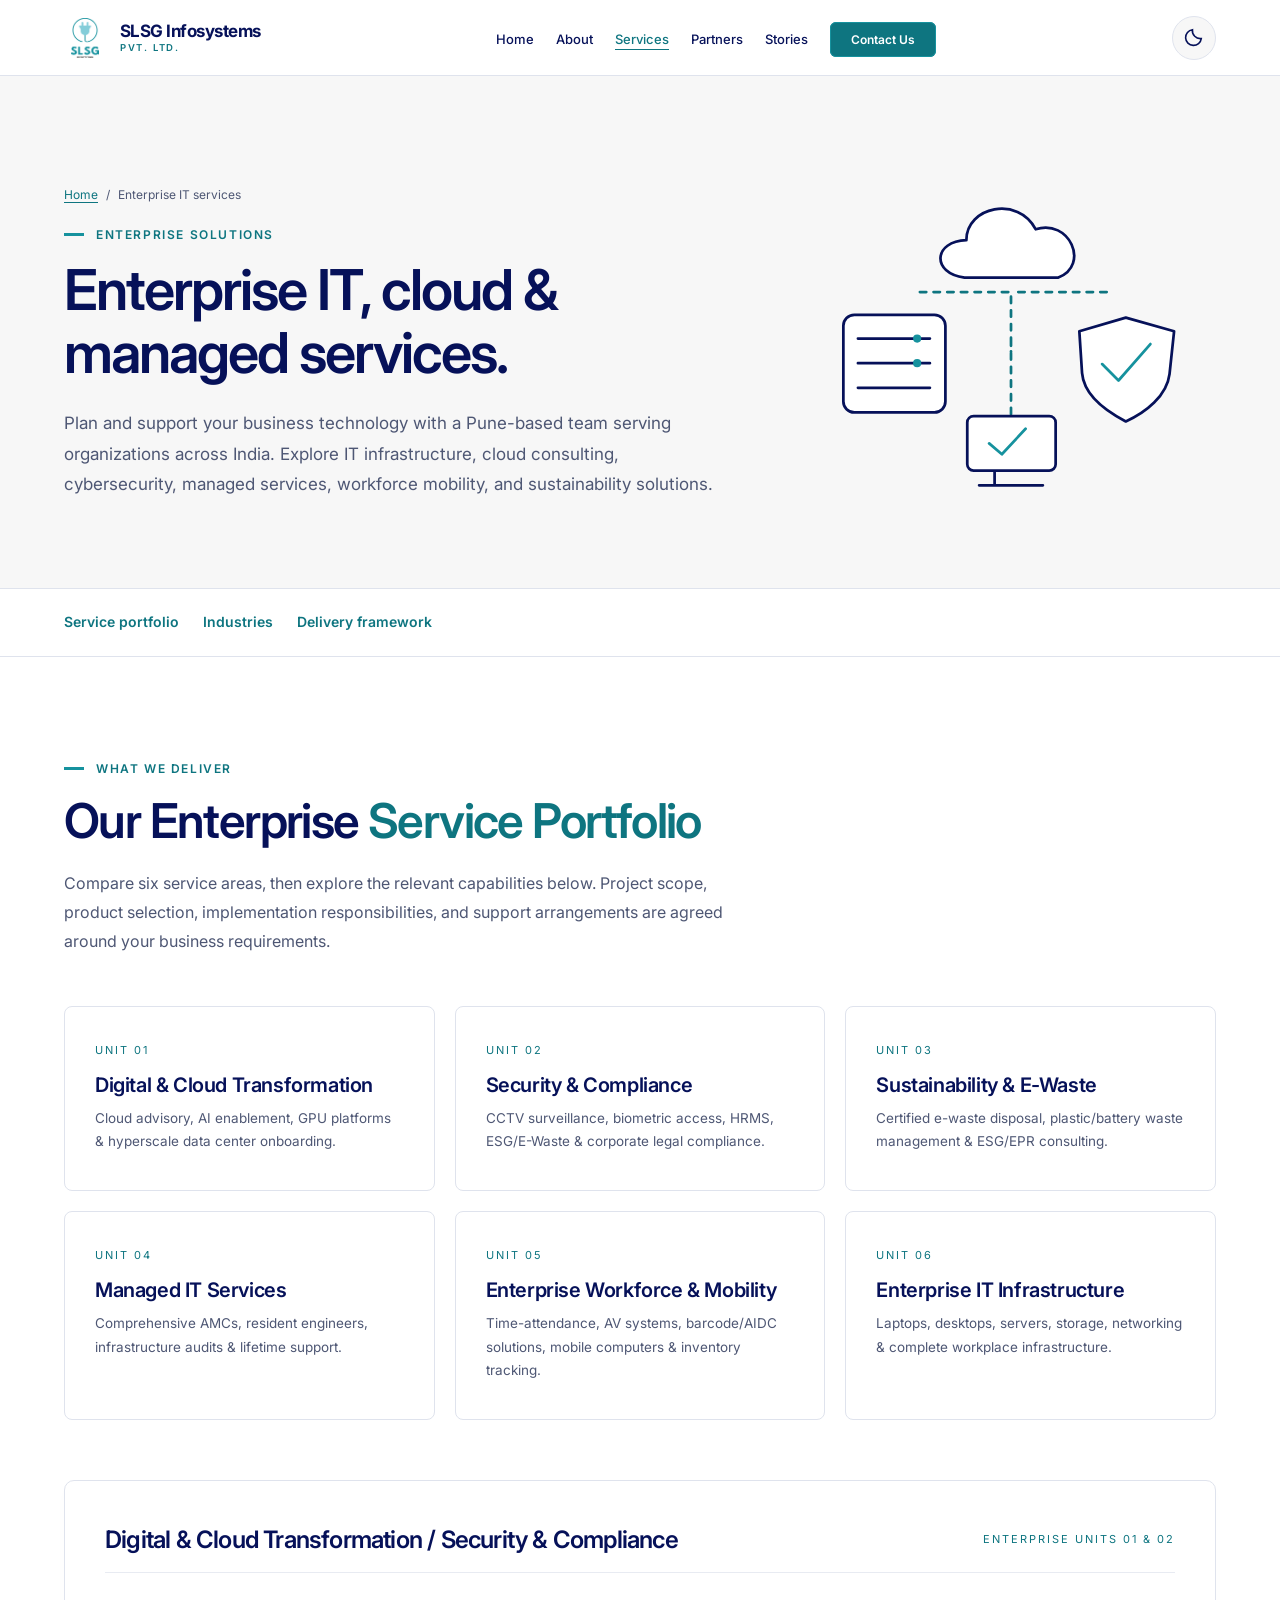
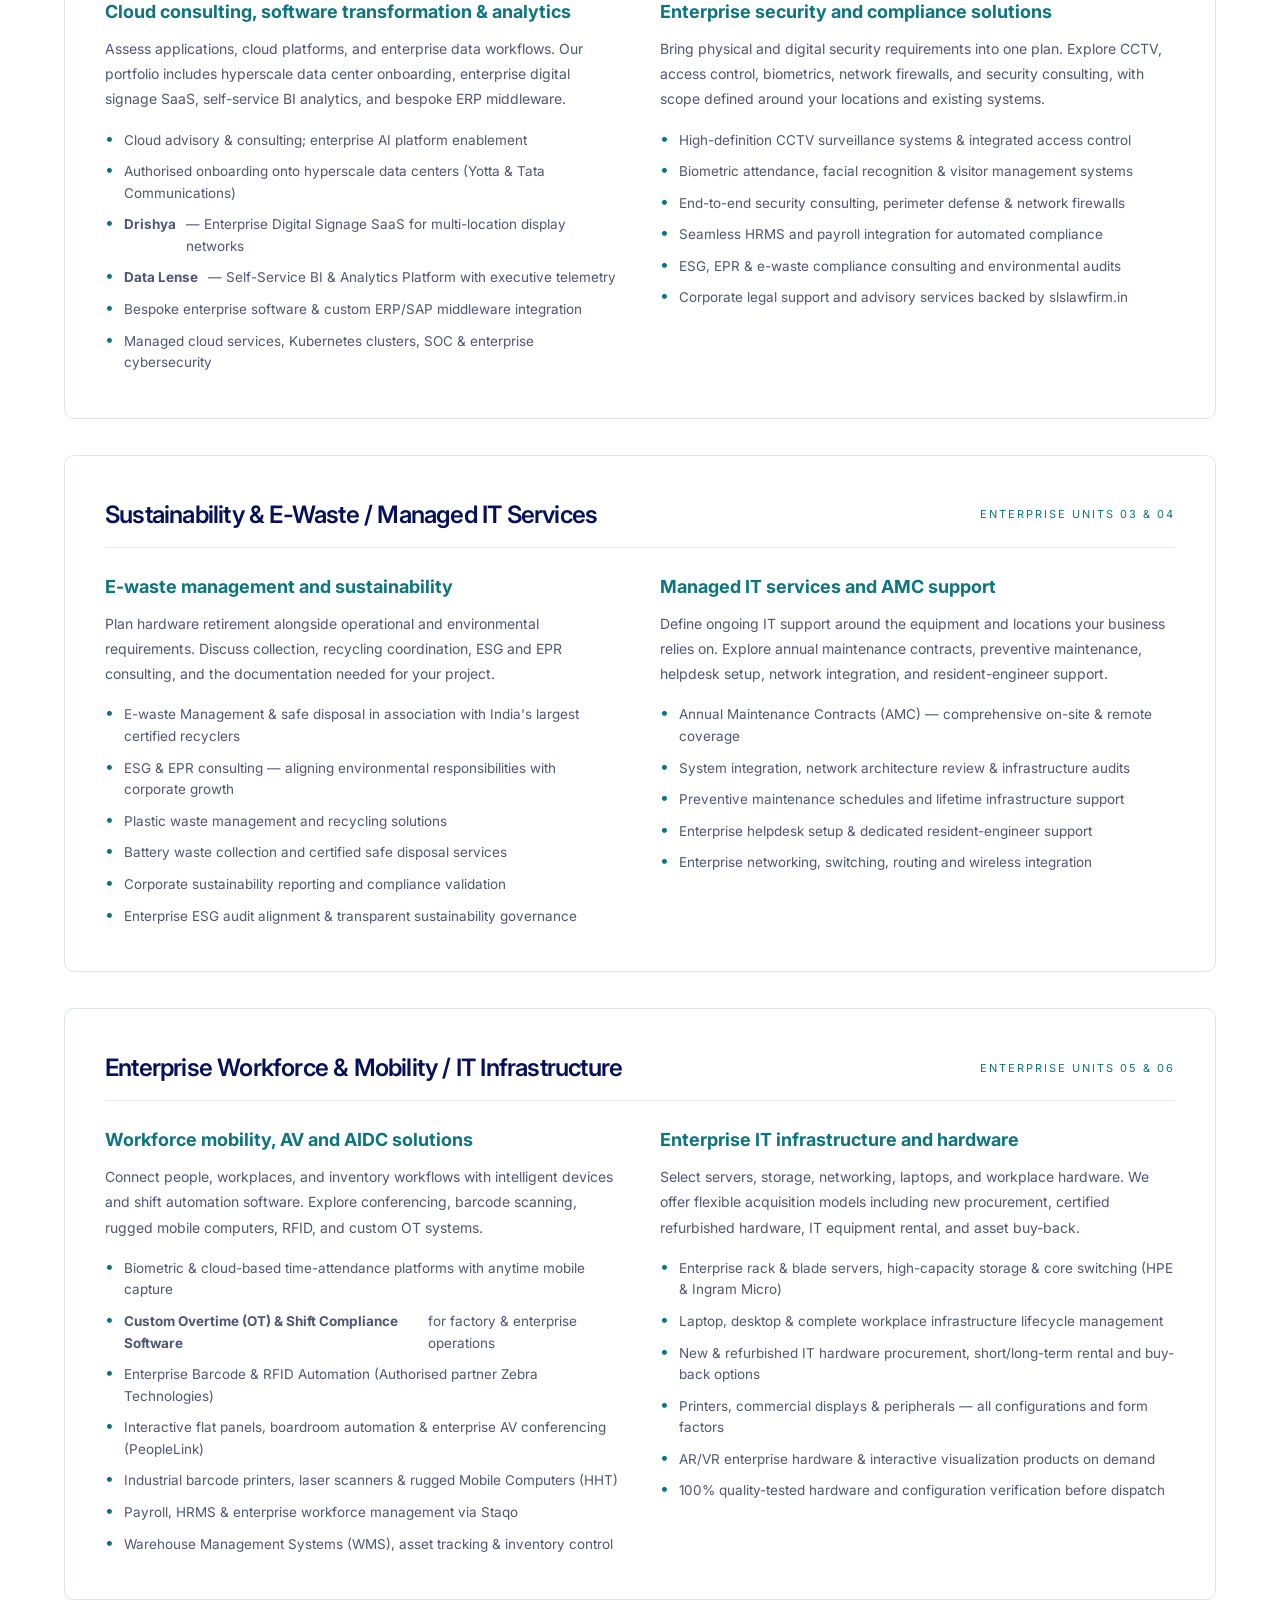
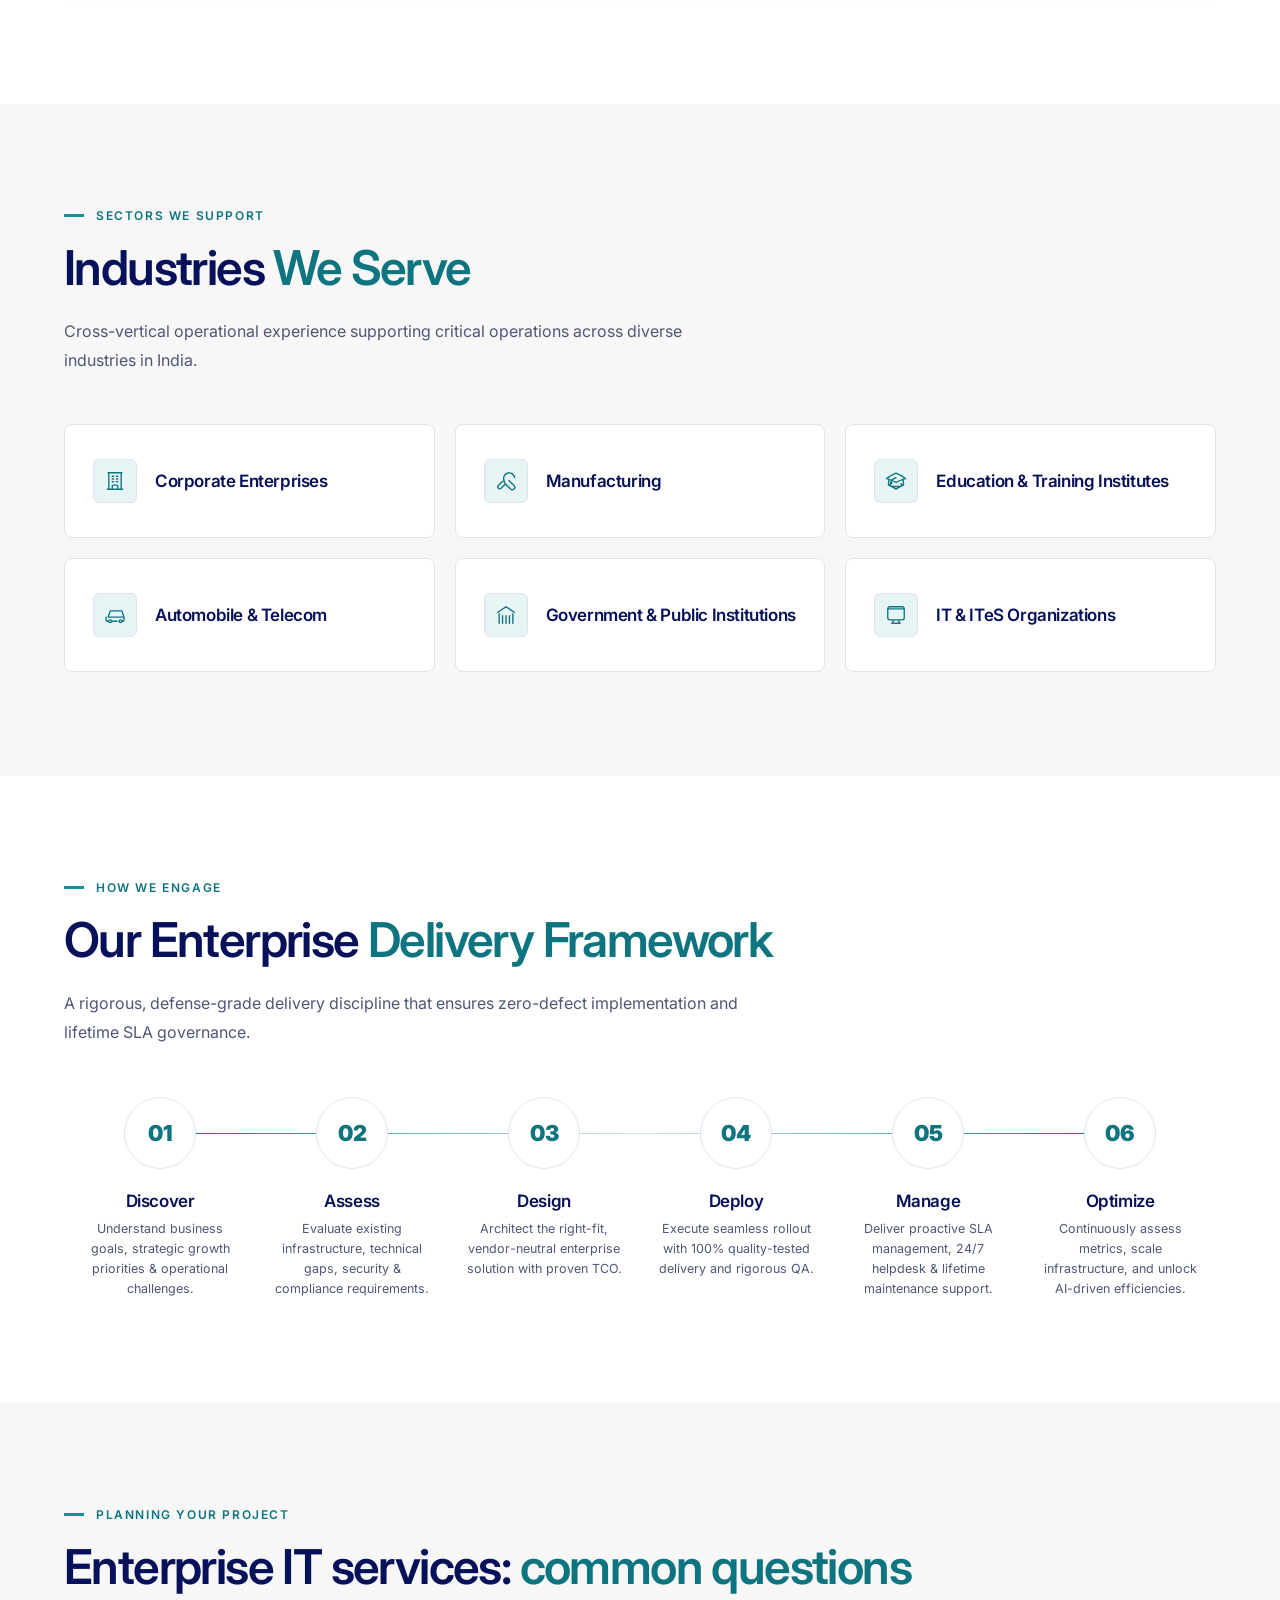
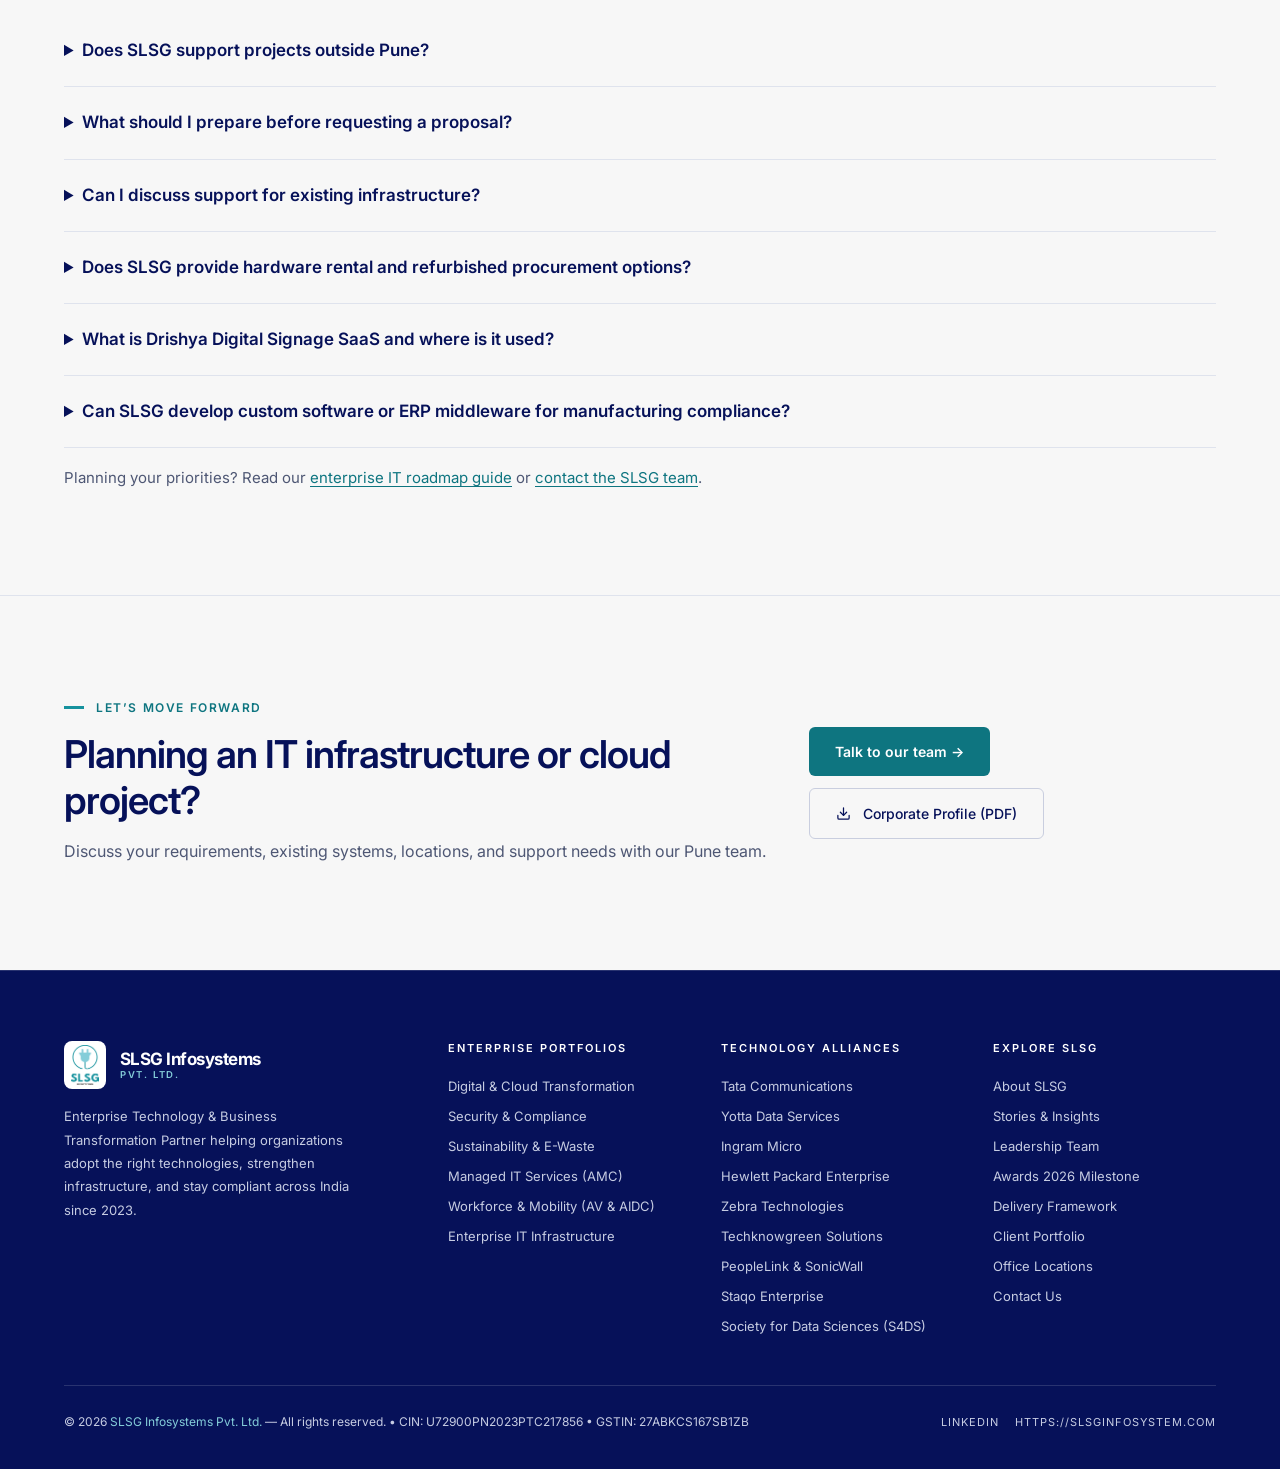
<file: services.html>
<!DOCTYPE html>
<html lang="en" class="booting">
<head>
<meta charset="UTF-8">
<meta name="viewport" content="width=device-width, initial-scale=1.0">
<script>
  // Apply the theme before the first paint, including on repeat visits.
  try {
    const savedTheme = localStorage.getItem('slsg-theme');
    document.documentElement.dataset.theme = savedTheme === 'dark' || savedTheme === 'light'
      ? savedTheme
      : (window.matchMedia('(prefers-color-scheme: dark)').matches ? 'dark' : 'light');
  } catch {
    document.documentElement.dataset.theme = window.matchMedia('(prefers-color-scheme: dark)').matches ? 'dark' : 'light';
  }
  if ('scrollRestoration' in history) {
    history.scrollRestoration = 'manual';
  }
  window.scrollTo(0, 0);
</script>
<title>Enterprise IT, Cloud &amp; Managed Services | SLSG Pune</title>
<meta name="description" content="Explore cloud consulting, IT infrastructure, managed IT services, cybersecurity, workforce mobility and e-waste solutions from SLSG Infosystems in Pune.">
<link rel="preconnect" href="https://fonts.googleapis.com">
<link href="https://fonts.googleapis.com/css2?family=Inter:wght@400;500;600;700;800;900&display=swap" rel="stylesheet">
<link rel="stylesheet" href="assets/styles/base.css">
<link rel="stylesheet" href="assets/styles/theme.css">
<link rel="canonical" href="https://slsginfosystem.com/services.html">
<meta property="og:type" content="website">
<meta property="og:site_name" content="SLSG Infosystems">
<meta property="og:title" content="Enterprise IT, Cloud &amp; Managed Services | SLSG Pune">
<meta property="og:description" content="Explore cloud consulting, IT infrastructure, managed IT services, cybersecurity, workforce mobility and e-waste solutions from SLSG Infosystems in Pune.">
<meta property="og:url" content="https://slsginfosystem.com/services.html">
<meta name="twitter:card" content="summary">
<meta name="twitter:title" content="Enterprise IT, Cloud &amp; Managed Services | SLSG Pune">
<meta name="twitter:description" content="Explore cloud consulting, IT infrastructure, managed IT services, cybersecurity, workforce mobility and e-waste solutions from SLSG Infosystems in Pune.">
<script type="application/ld+json">{"@context": "https://schema.org", "@graph": [{"@type": "WebPage", "@id": "https://slsginfosystem.com/services.html#webpage", "url": "https://slsginfosystem.com/services.html", "name": "Enterprise IT, Cloud & Managed Services | SLSG Pune", "description": "Explore cloud consulting, IT infrastructure, managed IT services, cybersecurity, workforce mobility and e-waste solutions from SLSG Infosystems in Pune.", "inLanguage": "en", "isPartOf": {"@id": "https://slsginfosystem.com/#website"}, "publisher": {"@id": "https://slsginfosystem.com/#organization"}}, {"@type": "BreadcrumbList", "itemListElement": [{"@type": "ListItem", "position": 1, "name": "Home", "item": "https://slsginfosystem.com/"}, {"@type": "ListItem", "position": 2, "name": "Enterprise IT services", "item": "https://slsginfosystem.com/services.html"}]}, {"@type": "FAQPage", "@id": "https://slsginfosystem.com/services.html#faq", "mainEntity": [{"@type": "Question", "name": "Does SLSG support projects outside Pune?", "acceptedAnswer": {"@type": "Answer", "text": "SLSG is based in Pune, with offices in Kharadi and Katraj, and offers pan-India service delivery. Share your project locations so the team can discuss deployment and support arrangements."}}, {"@type": "Question", "name": "What should I prepare before requesting a proposal?", "acceptedAnswer": {"@type": "Answer", "text": "Share your business objective, existing systems, number of users or devices, site locations, timeline, and budget range. For maintenance enquiries, include an equipment inventory and your current support arrangements."}}, {"@type": "Question", "name": "Can I discuss support for existing infrastructure?", "acceptedAnswer": {"@type": "Answer", "text": "Yes. The managed services portfolio includes AMC support, preventive maintenance, infrastructure reviews, helpdesk setup, and network integration. Coverage depends on the agreed equipment, locations, and scope."}}, {"@type": "Question", "name": "Does SLSG provide hardware rental and refurbished procurement options?", "acceptedAnswer": {"@type": "Answer", "text": "Yes. Alongside new Tier-1 OEM hardware procurement, SLSG provides certified enterprise refurbished equipment, short-term and long-term IT equipment rentals for transient projects, and IT asset buy-back programs aligned with responsible e-waste recycling."}}, {"@type": "Question", "name": "What is Drishya Digital Signage SaaS and where is it used?", "acceptedAnswer": {"@type": "Answer", "text": "Drishya is SLSG’s proprietary Enterprise Digital Signage SaaS platform designed for centrally managed visual communications across multi-location retail showrooms, corporate facilities, and transport hubs. It currently powers multi-city showroom displays for leading retail brands such as Chandukaka Saraf & Sons across Maharashtra."}}, {"@type": "Question", "name": "Can SLSG develop custom software or ERP middleware for manufacturing compliance?", "acceptedAnswer": {"@type": "Answer", "text": "Yes. SLSG engineers bespoke enterprise software and custom ERP/SAP middleware integrations. For example, our custom Overtime (OT) & Shift Compliance software was engineered for automotive leaders like FIAT India Automobiles to automate complex manufacturing shift rules, overtime calculations, and statutory labor reporting."}}]}]}</script>
<link rel="icon" type="image/x-icon" href="favicon.ico">
<link rel="icon" type="image/png" sizes="32x32" href="assets/logo/favicon-32x32.png">
<link rel="icon" type="image/png" sizes="16x16" href="assets/logo/favicon-16x16.png">
<link rel="apple-touch-icon" sizes="180x180" href="assets/logo/apple-touch-icon.png">
<meta name="robots" content="index, follow, max-snippet:-1, max-image-preview:large, max-video-preview:-1">
<meta name="author" content="SLSG Infosystems Pvt. Ltd.">
<meta property="og:locale" content="en_IN">
<meta property="og:image" content="https://slsginfosystem.com/assets/logo/slsg-logo.png">
<meta property="og:image:alt" content="SLSG Infosystems logo">
<meta name="twitter:image" content="https://slsginfosystem.com/assets/logo/slsg-logo.png">
<!-- Google tag (gtag.js) -->
<script async src="https://www.googletagmanager.com/gtag/js?id=G-WZ0Q5E4KTD"></script>
<script>
  window.dataLayer = window.dataLayer || [];
  function gtag(){dataLayer.push(arguments);}
  gtag('js', new Date());

  gtag('config', 'G-WZ0Q5E4KTD');
</script>
</head>
<body>
<a class="skip-link" href="#main-content">Skip to content</a>
<nav id="navbar">
  <a href="index.html#home" class="nav-logo">
    <div class="nav-logo-icon">
      <img src="assets/logo/slsg-logo.png" alt="SLSG Infosystems Logo">
    </div>
    <div class="nav-logo-text">
      <span>SLSG Infosystems</span>
      <span>Pvt. Ltd.</span>
    </div>
  </a>
  <ul class="nav-links"><li><a href="index.html">Home</a></li>
<li><a href="about.html">About</a></li>
<li><a href="services.html" aria-current="page">Services</a></li>
<li><a href="index.html#partners">Partners</a></li>
<li><a href="stories.html">Stories</a></li>
<li><a href="contact.html" class="nav-cta">Contact Us</a></li></ul>
  <div class="nav-actions">
    <button type="button" class="theme-toggle" id="themeToggle" aria-label="Dark mode" aria-pressed="false" title="Toggle dark mode">
      <svg class="theme-moon" viewBox="0 0 24 24" fill="none" stroke="currentColor" stroke-width="1.8" aria-hidden="true"><path d="M20.9 13.2A9 9 0 0 1 10.8 3.1 9 9 0 1 0 20.9 13.2Z"/></svg>
      <svg class="theme-sun" viewBox="0 0 24 24" fill="none" stroke="currentColor" stroke-width="1.8" aria-hidden="true"><circle cx="12" cy="12" r="4"/><path d="M12 2v2m0 16v2M2 12h2m16 0h2M4.9 4.9l1.4 1.4m11.4 11.4 1.4 1.4m0-14.2-1.4 1.4M6.3 17.7l-1.4 1.4"/></svg>
    </button>
  <button type="button" class="hamburger" id="menuBtn" onclick="toggleMenu()" aria-label="Toggle Navigation" aria-controls="mobileMenu" aria-expanded="false">
    <span></span><span></span><span></span>
  </button>
  </div>
</nav><div class="mobile-menu" id="mobileMenu"><button class="mobile-close" onclick="toggleMenu()" aria-label="Close Menu">&times;</button><a href="index.html">Home</a><a href="about.html">About</a><a href="services.html">Services</a><a href="index.html#partners">Partners</a><a href="stories.html">Stories</a><a href="contact.html">Contact Us</a><a href="https://www.linkedin.com/company/slsginfosystems/" target="_blank" rel="noopener noreferrer">LinkedIn</a></div><main id="main-content" tabindex="-1"><header class="page-intro illustrated-intro"><div class="intro-copy"><nav class="breadcrumbs" aria-label="Breadcrumb"><a href="index.html">Home</a> <span aria-hidden="true">/</span> <span aria-current="page">Enterprise IT services</span></nav><div class="section-label">Enterprise solutions</div><h1>Enterprise IT, cloud &amp; managed services.</h1><p>Plan and support your business technology with a Pune-based team serving organizations across India. Explore IT infrastructure, cloud consulting, cybersecurity, managed services, workforce mobility, and sustainability solutions.</p></div><figure class="technology-art page-art"><svg viewBox="0 0 450 400" role="img" aria-label="Cloud, infrastructure, and security connected to delivery" xmlns="http://www.w3.org/2000/svg"><g fill="none" stroke="currentColor" stroke-width="3" stroke-linecap="round" stroke-linejoin="round"><path class="art-wire" d="M125 145h100v66m105-66H225m0 52v90"/><path class="art-panel" d="M176 88c0-37 57-49 76-12 37-12 60 39 25 53H174c-37-5-34-40 2-41Z"/><rect class="art-panel" x="41" y="170" width="112" height="107" rx="12"/><path d="M57 196h79m-79 27h79m-79 27h79"/><circle class="art-dot" cx="122" cy="196" r="3"/><circle class="art-dot" cx="122" cy="223" r="3"/><path class="art-panel" d="m351 173 53 15-5 47c-3 24-26 42-48 52-25-13-46-30-48-53l-3-46Z"/><path class="art-accent" d="m325 224 18 18 35-40"/><rect class="art-panel" x="177" y="281" width="97" height="60" rx="7"/><path class="art-accent" d="m201 311 14 12 26-28"/><path d="M207 342v15m-17 0h70"/></g></svg></figure></header><div class="page-jumps"><a href="#services">Service portfolio</a><a href="#industries">Industries</a><a href="#framework">Delivery framework</a></div><section class="services" id="services">
  <div class="section-label reveal">What We Deliver</div>
  <h2 class="section-title reveal">Our Enterprise <em>Service Portfolio</em></h2>
  <p class="section-desc reveal">Compare six service areas, then explore the relevant capabilities below. Project scope, product selection, implementation responsibilities, and support arrangements are agreed around your business requirements.</p>

  <!-- 6 Units Overview Grid -->
  <div class="services-overview-grid reveal">
    <div class="overview-card">
      <div class="overview-num">UNIT 01</div>
      <div class="overview-title">Digital &amp; Cloud Transformation</div>
      <div class="overview-desc">Cloud advisory, AI enablement, GPU platforms &amp; hyperscale data center onboarding.</div>
    </div>
    <div class="overview-card">
      <div class="overview-num">UNIT 02</div>
      <div class="overview-title">Security &amp; Compliance</div>
      <div class="overview-desc">CCTV surveillance, biometric access, HRMS, ESG/E-Waste &amp; corporate legal compliance.</div>
    </div>
    <div class="overview-card">
      <div class="overview-num">UNIT 03</div>
      <div class="overview-title">Sustainability &amp; E-Waste</div>
      <div class="overview-desc">Certified e-waste disposal, plastic/battery waste management &amp; ESG/EPR consulting.</div>
    </div>
    <div class="overview-card">
      <div class="overview-num">UNIT 04</div>
      <div class="overview-title">Managed IT Services</div>
      <div class="overview-desc">Comprehensive AMCs, resident engineers, infrastructure audits &amp; lifetime support.</div>
    </div>
    <div class="overview-card">
      <div class="overview-num">UNIT 05</div>
      <div class="overview-title">Enterprise Workforce &amp; Mobility</div>
      <div class="overview-desc">Time-attendance, AV systems, barcode/AIDC solutions, mobile computers &amp; inventory tracking.</div>
    </div>
    <div class="overview-card">
      <div class="overview-num">UNIT 06</div>
      <div class="overview-title">Enterprise IT Infrastructure</div>
      <div class="overview-desc">Laptops, desktops, servers, storage, networking &amp; complete workplace infrastructure.</div>
    </div>
  </div>

  <!-- Detailed Enterprise Business Units -->
  <div class="business-units reveal">
    
    <!-- Module 1: Units 01 & 02 -->
    <div class="bu-card">
      <div class="bu-header">
        <h3>Digital &amp; Cloud Transformation / Security &amp; Compliance</h3>
        <span>Enterprise Units 01 &amp; 02</span>
      </div>
      <div class="bu-grid">
        <div class="bu-col">
          <h4 id="cloud-consulting">Cloud consulting, software transformation &amp; analytics</h4><p class="service-summary">Assess applications, cloud platforms, and enterprise data workflows. Our portfolio includes hyperscale data center onboarding, enterprise digital signage SaaS, self-service BI analytics, and bespoke ERP middleware.</p>
          <ul class="bu-list">
            <li>Cloud advisory &amp; consulting; enterprise AI platform enablement</li>
            <li>Authorised onboarding onto hyperscale data centers (Yotta &amp; Tata Communications)</li>
            <li><strong>Drishya</strong> — Enterprise Digital Signage SaaS for multi-location display networks</li>
            <li><strong>Data Lense</strong> — Self-Service BI &amp; Analytics Platform with executive telemetry</li>
            <li>Bespoke enterprise software &amp; custom ERP/SAP middleware integration</li>
            <li>Managed cloud services, Kubernetes clusters, SOC &amp; enterprise cybersecurity</li>
          </ul>
        </div>
        <div class="bu-col">
          <h4 id="security-solutions">Enterprise security and compliance solutions</h4><p class="service-summary">Bring physical and digital security requirements into one plan. Explore CCTV, access control, biometrics, network firewalls, and security consulting, with scope defined around your locations and existing systems.</p>
          <ul class="bu-list">
            <li>High-definition CCTV surveillance systems &amp; integrated access control</li>
            <li>Biometric attendance, facial recognition &amp; visitor management systems</li>
            <li>End-to-end security consulting, perimeter defense &amp; network firewalls</li>
            <li>Seamless HRMS and payroll integration for automated compliance</li>
            <li>ESG, EPR &amp; e-waste compliance consulting and environmental audits</li>
            <li>Corporate legal support and advisory services backed by slslawfirm.in</li>
          </ul>
        </div>
      </div>
    </div>

    <!-- Module 2: Units 03 & 04 -->
    <div class="bu-card">
      <div class="bu-header">
        <h3>Sustainability &amp; E-Waste / Managed IT Services</h3>
        <span>Enterprise Units 03 &amp; 04</span>
      </div>
      <div class="bu-grid">
        <div class="bu-col">
          <h4 id="e-waste-management">E-waste management and sustainability</h4><p class="service-summary">Plan hardware retirement alongside operational and environmental requirements. Discuss collection, recycling coordination, ESG and EPR consulting, and the documentation needed for your project.</p>
          <ul class="bu-list">
            <li>E-waste Management &amp; safe disposal in association with India's largest certified recyclers</li>
            <li>ESG &amp; EPR consulting — aligning environmental responsibilities with corporate growth</li>
            <li>Plastic waste management and recycling solutions</li>
            <li>Battery waste collection and certified safe disposal services</li>
            <li>Corporate sustainability reporting and compliance validation</li>
            <li>Enterprise ESG audit alignment &amp; transparent sustainability governance</li>
          </ul>
        </div>
        <div class="bu-col">
          <h4 id="managed-it-services">Managed IT services and AMC support</h4><p class="service-summary">Define ongoing IT support around the equipment and locations your business relies on. Explore annual maintenance contracts, preventive maintenance, helpdesk setup, network integration, and resident-engineer support.</p>
          <ul class="bu-list">
            <li>Annual Maintenance Contracts (AMC) — comprehensive on-site &amp; remote coverage</li>
            <li>System integration, network architecture review &amp; infrastructure audits</li>
            <li>Preventive maintenance schedules and lifetime infrastructure support</li>
            <li>Enterprise helpdesk setup &amp; dedicated resident-engineer support</li>
            <li>Enterprise networking, switching, routing and wireless integration</li>
          </ul>
        </div>
      </div>
    </div>

    <!-- Module 3: Units 05 & 06 -->
    <div class="bu-card">
      <div class="bu-header">
        <h3>Enterprise Workforce &amp; Mobility / IT Infrastructure</h3>
        <span>Enterprise Units 05 &amp; 06</span>
      </div>
      <div class="bu-grid">
        <div class="bu-col">
          <h4 id="workforce-mobility">Workforce mobility, AV and AIDC solutions</h4><p class="service-summary">Connect people, workplaces, and inventory workflows with intelligent devices and shift automation software. Explore conferencing, barcode scanning, rugged mobile computers, RFID, and custom OT systems.</p>
          <ul class="bu-list">
            <li>Biometric &amp; cloud-based time-attendance platforms with anytime mobile capture</li>
            <li><strong>Custom Overtime (OT) &amp; Shift Compliance Software</strong> for factory &amp; enterprise operations</li>
            <li>Enterprise Barcode &amp; RFID Automation (Authorised partner Zebra Technologies)</li>
            <li>Interactive flat panels, boardroom automation &amp; enterprise AV conferencing (PeopleLink)</li>
            <li>Industrial barcode printers, laser scanners &amp; rugged Mobile Computers (HHT)</li>
            <li>Payroll, HRMS &amp; enterprise workforce management via Staqo</li>
            <li>Warehouse Management Systems (WMS), asset tracking &amp; inventory control</li>
          </ul>
        </div>
        <div class="bu-col">
          <h4 id="it-infrastructure">Enterprise IT infrastructure and hardware</h4><p class="service-summary">Select servers, storage, networking, laptops, and workplace hardware. We offer flexible acquisition models including new procurement, certified refurbished hardware, IT equipment rental, and asset buy-back.</p>
          <ul class="bu-list">
            <li>Enterprise rack &amp; blade servers, high-capacity storage &amp; core switching (HPE &amp; Ingram Micro)</li>
            <li>Laptop, desktop &amp; complete workplace infrastructure lifecycle management</li>
            <li>New &amp; refurbished IT hardware procurement, short/long-term rental and buy-back options</li>
            <li>Printers, commercial displays &amp; peripherals — all configurations and form factors</li>
            <li>AR/VR enterprise hardware &amp; interactive visualization products on demand</li>
            <li>100% quality-tested hardware and configuration verification before dispatch</li>
          </ul>
        </div>
      </div>
    </div>

  </div>
</section><section class="industries-section" id="industries">
  <div class="section-label reveal">Sectors We Support</div>
  <h2 class="section-title reveal">Industries <em>We Serve</em></h2>
  <p class="section-desc reveal">Cross-vertical operational experience supporting critical operations across diverse industries in India.</p>

  <div class="industries-grid reveal">
    <div class="industry-card">
      <div class="industry-icon">
        <svg fill="none" viewBox="0 0 24 24" stroke="currentColor" stroke-width="1.5"><path stroke-linecap="round" stroke-linejoin="round" d="M3.75 21h16.5M4.5 3h15M5.25 3v18m13.5-18v18M9 6.75h1.5m-1.5 3h1.5m-1.5 3h1.5m3-6H15m-1.5 3H15m-1.5 3H15M9 21v-3.375c0-.621.504-1.125 1.125-1.125h3.75c.621 0 1.125.504 1.125 1.125V21"/></svg>
      </div>
      <div class="industry-title">Corporate Enterprises</div>
    </div>

    <div class="industry-card">
      <div class="industry-icon">
        <svg fill="none" viewBox="0 0 24 24" stroke="currentColor" stroke-width="1.5"><path stroke-linecap="round" stroke-linejoin="round" d="M11.42 15.17L17.25 21A2.67 2.67 0 0021 17.25l-5.83-5.83m-3.75 3.75a5.97 5.97 0 01-1.67-4.17 6 6 0 1111.66-2.58m-9.99 6.75l-4.75 4.75a2.12 2.12 0 01-3-3l4.75-4.75"/></svg>
      </div>
      <div class="industry-title">Manufacturing</div>
    </div>

    <div class="industry-card">
      <div class="industry-icon">
        <svg fill="none" viewBox="0 0 24 24" stroke="currentColor" stroke-width="1.5"><path stroke-linecap="round" stroke-linejoin="round" d="M4.26 10.147a60.436 60.436 0 00-.491 6.347A48.627 48.627 0 0112 20.904a48.627 48.627 0 018.232-4.41 60.46 60.46 0 00-.491-6.347m-15.482 0a50.57 50.57 0 00-2.658-.813A59.905 59.905 0 0112 3.493a59.902 59.902 0 0110.399 5.84c-.896.248-1.783.52-2.658.814m-15.482 0A50.697 50.697 0 0112 13.489a50.702 50.702 0 017.74-3.342M6.75 15a.75.75 0 100-1.5.75.75 0 000 1.5zm0 0v-3.675A55.378 55.378 0 0112 8.443m-5.25 6.557c-.621 0-1.125.504-1.125 1.125v.75c0 .621.504 1.125 1.125 1.125h10.5c.621 0 1.125-.504 1.125-1.125v-.75c0-.621-.504-1.125-1.125-1.125"/></svg>
      </div>
      <div class="industry-title">Education &amp; Training Institutes</div>
    </div>

    <div class="industry-card">
      <div class="industry-icon">
        <svg fill="none" viewBox="0 0 24 24" stroke="currentColor" stroke-width="1.5"><path stroke-linecap="round" stroke-linejoin="round" d="M8.25 18.75a1.5 1.5 0 01-3 0m3 0a1.5 1.5 0 00-3 0m3 0h6m-9 0H3.375a1.125 1.125 0 01-1.125-1.125V14.25m17.25 4.5a1.5 1.5 0 01-3 0m3 0a1.5 1.5 0 00-3 0m3 0h1.125c.621 0 1.129-.504 1.129-1.125V14.25m-17.25 0h17.25m-17.25 0l2.25-6.75h12.75l2.25 6.75"/></svg>
      </div>
      <div class="industry-title">Automobile &amp; Telecom</div>
    </div>

    <div class="industry-card">
      <div class="industry-icon">
        <svg fill="none" viewBox="0 0 24 24" stroke="currentColor" stroke-width="1.5"><path stroke-linecap="round" stroke-linejoin="round" d="M12 21v-8.25M15.75 21v-8.25M8.25 21v-8.25M3 9l9-6 9 6m-1.5 12V10.5m-15 10.5V10.5"/></svg>
      </div>
      <div class="industry-title">Government &amp; Public Institutions</div>
    </div>

    <div class="industry-card">
      <div class="industry-icon">
        <svg fill="none" viewBox="0 0 24 24" stroke="currentColor" stroke-width="1.5"><path stroke-linecap="round" stroke-linejoin="round" d="M9 17.25v1.007a3 3 0 01-.879 2.122L7.5 21h9l-.621-.621A3 3 0 0115 18.257V17.25m6-12V15a2.25 2.25 0 01-2.25 2.25H5.25A2.25 2.25 0 013 15V5.25m18 0A2.25 2.25 0 0018.75 3H5.25A2.25 2.25 0 003 5.25m18 0H3"/></svg>
      </div>
      <div class="industry-title">IT &amp; ITeS Organizations</div>
    </div>
  </div>
</section><section class="framework-section" id="framework">
  <div class="section-label reveal">How We Engage</div>
  <h2 class="section-title reveal">Our Enterprise <em>Delivery Framework</em></h2>
  <p class="section-desc reveal">A rigorous, defense-grade delivery discipline that ensures zero-defect implementation and lifetime SLA governance.</p>

  <div class="framework-steps reveal">
    <div class="fw-step">
      <div class="fw-num">01</div>
      <div class="fw-text">
        <div class="fw-title">Discover</div>
        <div class="fw-desc">Understand business goals, strategic growth priorities &amp; operational challenges.</div>
      </div>
    </div>
    <div class="fw-step">
      <div class="fw-num">02</div>
      <div class="fw-text">
        <div class="fw-title">Assess</div>
        <div class="fw-desc">Evaluate existing infrastructure, technical gaps, security &amp; compliance requirements.</div>
      </div>
    </div>
    <div class="fw-step">
      <div class="fw-num">03</div>
      <div class="fw-text">
        <div class="fw-title">Design</div>
        <div class="fw-desc">Architect the right-fit, vendor-neutral enterprise solution with proven TCO.</div>
      </div>
    </div>
    <div class="fw-step">
      <div class="fw-num">04</div>
      <div class="fw-text">
        <div class="fw-title">Deploy</div>
        <div class="fw-desc">Execute seamless rollout with 100% quality-tested delivery and rigorous QA.</div>
      </div>
    </div>
    <div class="fw-step">
      <div class="fw-num">05</div>
      <div class="fw-text">
        <div class="fw-title">Manage</div>
        <div class="fw-desc">Deliver proactive SLA management, 24/7 helpdesk &amp; lifetime maintenance support.</div>
      </div>
    </div>
    <div class="fw-step">
      <div class="fw-num">06</div>
      <div class="fw-text">
        <div class="fw-title">Optimize</div>
        <div class="fw-desc">Continuously assess metrics, scale infrastructure, and unlock AI-driven efficiencies.</div>
      </div>
    </div>
  </div>
</section><section class="service-faq"><div class="section-label">Planning your project</div><h2 class="section-title">Enterprise IT services: <em>common questions</em></h2><details><summary>Does SLSG support projects outside Pune?</summary><p>SLSG is based in Pune, with offices in Kharadi and Katraj, and offers pan-India service delivery. Share your project locations so the team can discuss deployment and support arrangements.</p></details><details><summary>What should I prepare before requesting a proposal?</summary><p>Share your business objective, existing systems, number of users or devices, site locations, timeline, and budget range. For maintenance enquiries, include an equipment inventory and your current support arrangements.</p></details><details><summary>Can I discuss support for existing infrastructure?</summary><p>Yes. The managed services portfolio includes AMC support, preventive maintenance, infrastructure reviews, helpdesk setup, and network integration. Coverage depends on the agreed equipment, locations, and scope.</p></details><details><summary>Does SLSG provide hardware rental and refurbished procurement options?</summary><p>Yes. Alongside new Tier-1 OEM hardware procurement, SLSG provides certified enterprise refurbished equipment, short-term and long-term IT equipment rentals for transient projects, and IT asset buy-back programs aligned with responsible e-waste recycling.</p></details><details><summary>What is Drishya Digital Signage SaaS and where is it used?</summary><p>Drishya is SLSG’s proprietary Enterprise Digital Signage SaaS platform designed for centrally managed visual communications across multi-location retail showrooms, corporate facilities, and transport hubs. It currently powers multi-city showroom displays for leading retail brands such as Chandukaka Saraf &amp; Sons across Maharashtra.</p></details><details><summary>Can SLSG develop custom software or ERP middleware for manufacturing compliance?</summary><p>Yes. SLSG engineers bespoke enterprise software and custom ERP/SAP middleware integrations. For example, our custom Overtime (OT) &amp; Shift Compliance software was engineered for automotive leaders like FIAT India Automobiles to automate complex manufacturing shift rules, overtime calculations, and statutory labor reporting.</p></details><p class="related-links">Planning your priorities? Read our <a href="story-technology-roadmap.html">enterprise IT roadmap guide</a> or <a href="contact.html">contact the SLSG team</a>.</p></section><section class="page-cta"><div><div class="section-label">Let’s move forward</div><h2>Planning an IT infrastructure or cloud project?</h2><p>Discuss your requirements, existing systems, locations, and support needs with our Pune team.</p></div><div style="display:flex;gap:12px;flex-wrap:wrap;align-items:center;"><a class="btn-primary" href="contact.html">Talk to our team &rarr;</a><a class="btn-outline" href="assets/docs/SLSG-Corporate-Profile-v1.4.pdf" download="SLSG-Corporate-Profile-v1.4.pdf"><svg width="15" height="15" viewBox="0 0 24 24" fill="none" stroke="currentColor" stroke-width="2" stroke-linecap="round" stroke-linejoin="round" style="margin-right:4px;vertical-align:-2px;"><path d="M21 15v4a2 2 0 0 1-2 2H5a2 2 0 0 1-2-2v-4"/><polyline points="7 10 12 15 17 10"/><line x1="12" y1="15" x2="12" y2="3"/></svg>Corporate Profile (PDF)</a></div></section></main><footer>
  <div class="footer-top">
    <div class="footer-brand">
      <div class="nav-logo" style="margin-bottom:0">
        <div class="nav-logo-icon">
          <img src="assets/logo/slsg-logo.png" alt="SLSG Infosystems">
        </div>
        <div class="nav-logo-text">
          <span>SLSG Infosystems</span>
          <span>Pvt. Ltd.</span>
        </div>
      </div>
      <p>Enterprise Technology &amp; Business Transformation Partner helping organizations adopt the right technologies, strengthen infrastructure, and stay compliant across India since 2023.</p>
    </div>

    <div class="footer-col">
      <h4>Enterprise Portfolios</h4>
      <ul>
        <li><a href="services.html#cloud-consulting">Digital &amp; Cloud Transformation</a></li>
        <li><a href="services.html#security-solutions">Security &amp; Compliance</a></li>
        <li><a href="services.html#e-waste-management">Sustainability &amp; E-Waste</a></li>
        <li><a href="services.html#managed-it-services">Managed IT Services (AMC)</a></li>
        <li><a href="services.html#workforce-mobility">Workforce &amp; Mobility (AV &amp; AIDC)</a></li>
        <li><a href="services.html#it-infrastructure">Enterprise IT Infrastructure</a></li>
      </ul>
    </div>

    <div class="footer-col">
      <h4>Technology Alliances</h4>
      <ul>
        <li><a href="index.html#partners">Tata Communications</a></li>
        <li><a href="index.html#partners">Yotta Data Services</a></li>
        <li><a href="index.html#partners">Ingram Micro</a></li>
        <li><a href="index.html#partners">Hewlett Packard Enterprise</a></li>
        <li><a href="index.html#partners">Zebra Technologies</a></li>
        <li><a href="index.html#partners">Techknowgreen Solutions</a></li>
        <li><a href="index.html#partners">PeopleLink &amp; SonicWall</a></li>
        <li><a href="index.html#partners">Staqo Enterprise</a></li>
        <li><a href="index.html#partners">Society for Data Sciences (S4DS)</a></li>
      </ul>
    </div>

    <div class="footer-col">
      <h4>Explore SLSG</h4>
      <ul>
        <li><a href="about.html">About SLSG</a></li><li><a href="stories.html">Stories &amp; Insights</a></li>
        <li><a href="about.html#leadership">Leadership Team</a></li>
        <li><a href="about.html#awards">Awards 2026 Milestone</a></li>
        <li><a href="#framework">Delivery Framework</a></li>
        <li><a href="index.html#clients">Client Portfolio</a></li>
        <li><a href="contact.html#locations">Office Locations</a></li>
        <li><a href="contact.html#contact">Contact Us</a></li>
      </ul>
    </div>
  </div>

  <div class="footer-bottom">
    <p>&copy; 2026 <span>SLSG Infosystems Pvt. Ltd.</span> — All rights reserved. &bull; CIN: U72900PN2023PTC217856 &bull; GSTIN: 27ABKCS167SB1ZB</p>
    <p style="font-size:11px;letter-spacing:1px"><a href="https://www.linkedin.com/company/slsginfosystems/" target="_blank" rel="noopener noreferrer" style="color:inherit;text-decoration:none;margin-right:12px">LINKEDIN</a> <a href="https://slsginfosystem.com" style="color:inherit;text-decoration:none">HTTPS://SLSGINFOSYSTEM.COM</a></p>
  </div>
</footer>
<script src="assets/theme.js" defer></script>
<script src="assets/site.js" defer></script>
</body>
</html>
</file>
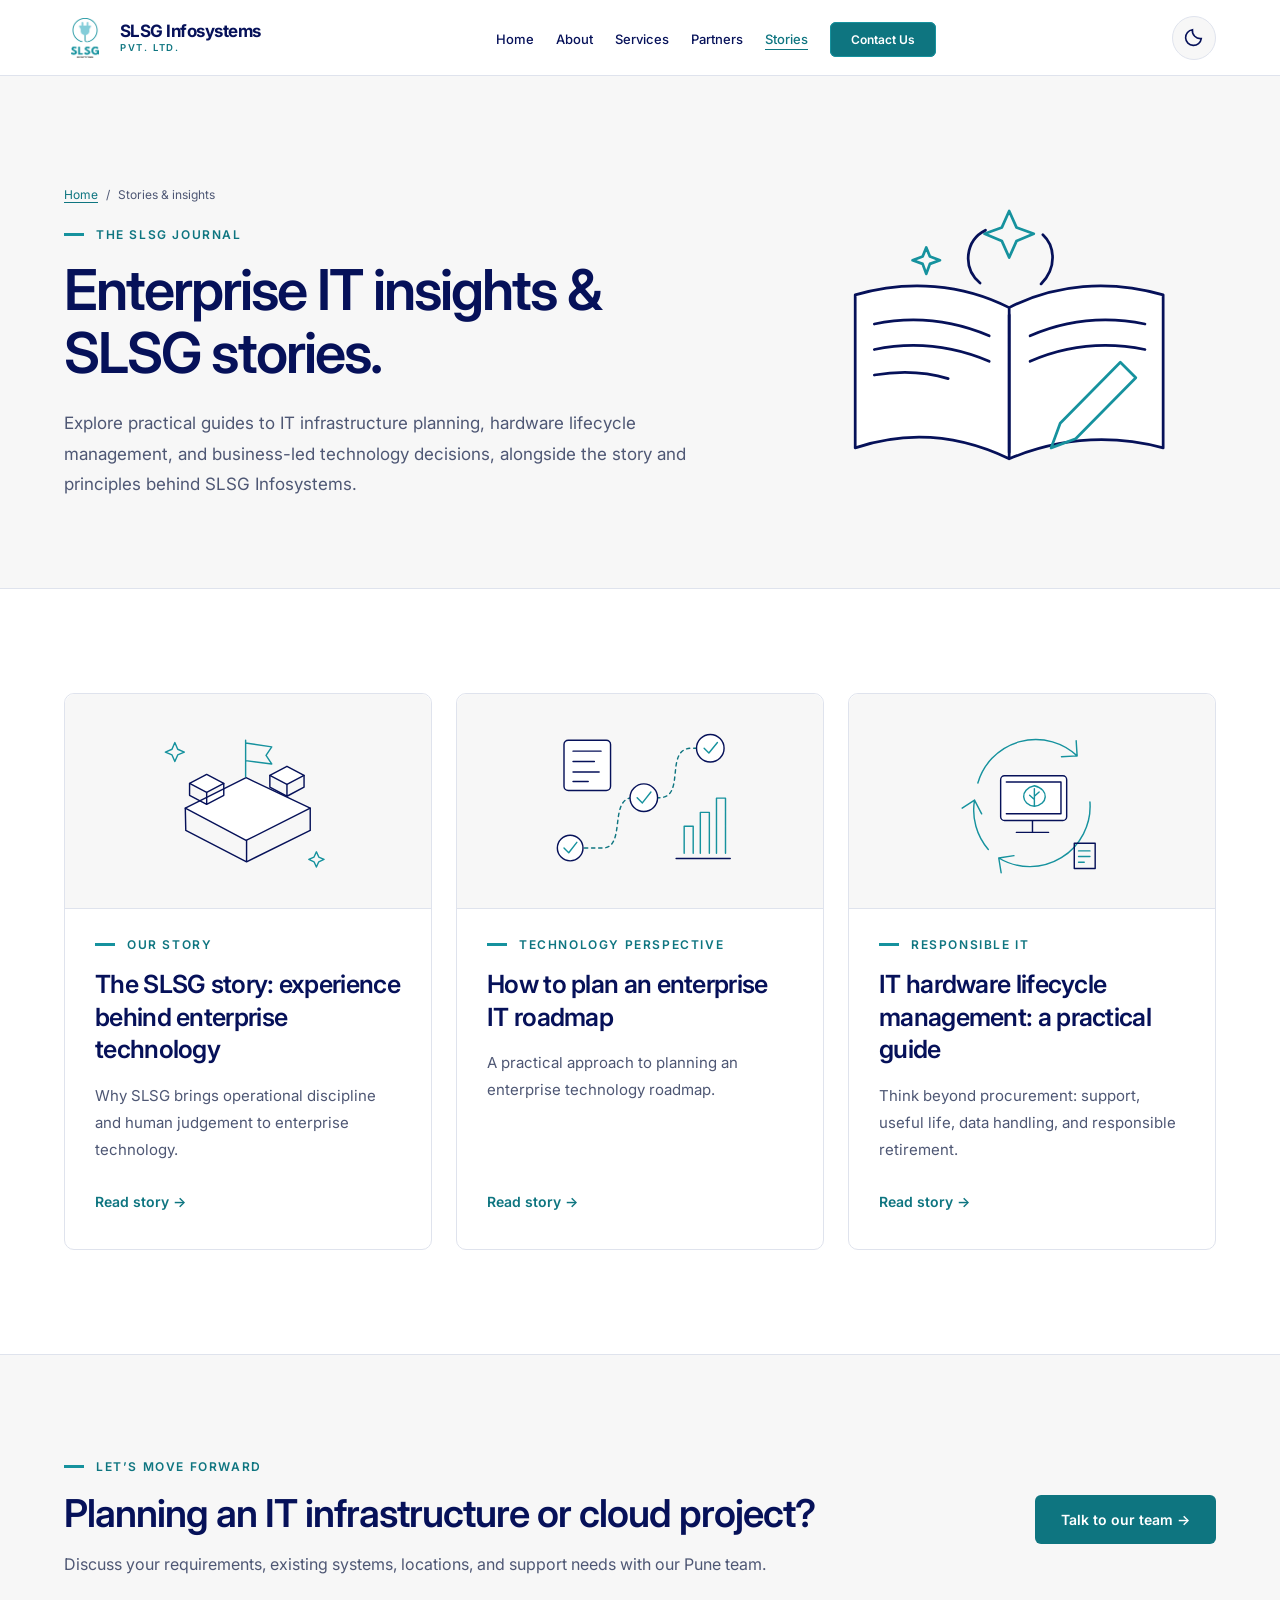
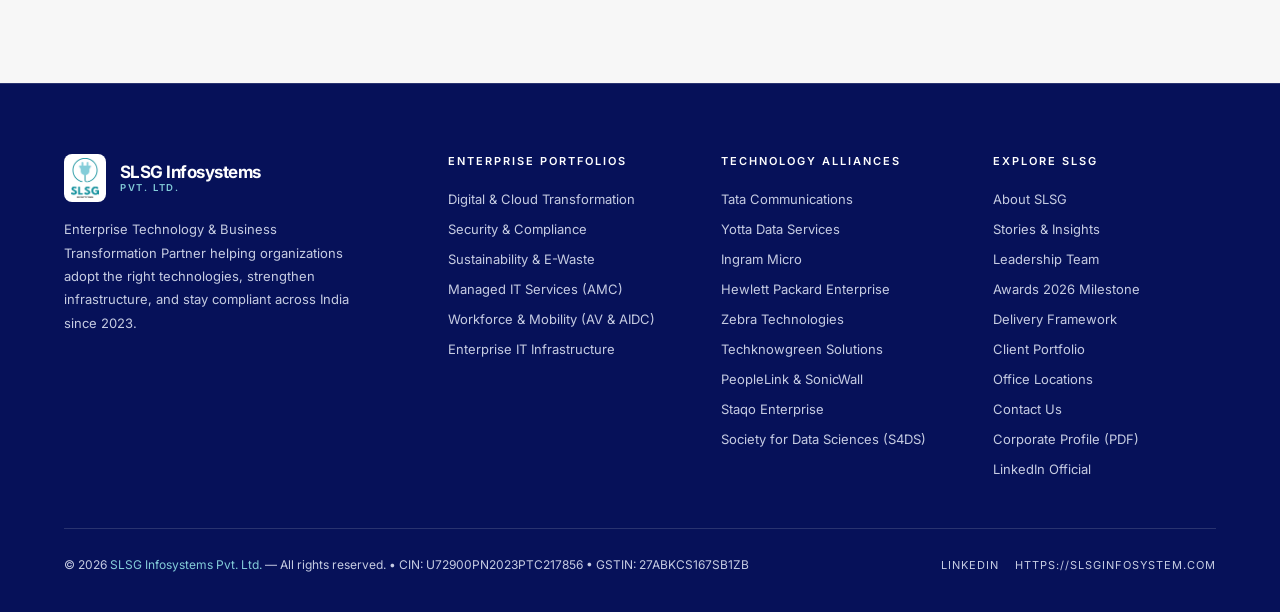
<file: stories.html>
<!DOCTYPE html>
<html lang="en" class="booting">
<head>
<meta charset="UTF-8">
<meta name="viewport" content="width=device-width, initial-scale=1.0">
<script>
  // Apply the theme before the first paint, including on repeat visits.
  try {
    const savedTheme = localStorage.getItem('slsg-theme');
    document.documentElement.dataset.theme = savedTheme === 'dark' || savedTheme === 'light'
      ? savedTheme
      : (window.matchMedia('(prefers-color-scheme: dark)').matches ? 'dark' : 'light');
  } catch {
    document.documentElement.dataset.theme = window.matchMedia('(prefers-color-scheme: dark)').matches ? 'dark' : 'light';
  }
  if ('scrollRestoration' in history) {
    history.scrollRestoration = 'manual';
  }
  window.scrollTo(0, 0);
</script>
<title>Enterprise IT Insights &amp; Company Stories | SLSG Infosystems</title>
<meta name="description" content="Read SLSG company stories and practical guides to enterprise IT planning, technology roadmaps and hardware lifecycle management.">
<link rel="preconnect" href="https://fonts.googleapis.com">
<link href="https://fonts.googleapis.com/css2?family=Inter:wght@400;500;600;700;800;900&display=swap" rel="stylesheet">
<link rel="stylesheet" href="assets/styles/base.css">
<link rel="stylesheet" href="assets/styles/theme.css">
<link rel="canonical" href="https://slsginfosystem.com/stories.html">
<meta property="og:type" content="website">
<meta property="og:site_name" content="SLSG Infosystems">
<meta property="og:title" content="Enterprise IT Insights &amp; Company Stories | SLSG Infosystems">
<meta property="og:description" content="Read SLSG company stories and practical guides to enterprise IT planning, technology roadmaps and hardware lifecycle management.">
<meta property="og:url" content="https://slsginfosystem.com/stories.html">
<meta name="twitter:card" content="summary">
<meta name="twitter:title" content="Enterprise IT Insights &amp; Company Stories | SLSG Infosystems">
<meta name="twitter:description" content="Read SLSG company stories and practical guides to enterprise IT planning, technology roadmaps and hardware lifecycle management.">
<script type="application/ld+json">{"@context": "https://schema.org", "@graph": [{"@type": "CollectionPage", "@id": "https://slsginfosystem.com/stories.html#webpage", "url": "https://slsginfosystem.com/stories.html", "name": "Enterprise IT Insights & Company Stories | SLSG Infosystems", "description": "Read SLSG company stories and practical guides to enterprise IT planning, technology roadmaps and hardware lifecycle management.", "inLanguage": "en", "isPartOf": {"@id": "https://slsginfosystem.com/#website"}, "publisher": {"@id": "https://slsginfosystem.com/#organization"}}, {"@type": "BreadcrumbList", "itemListElement": [{"@type": "ListItem", "position": 1, "name": "Home", "item": "https://slsginfosystem.com/"}, {"@type": "ListItem", "position": 2, "name": "Stories & insights", "item": "https://slsginfosystem.com/stories.html"}]}]}</script>
<link rel="icon" type="image/x-icon" href="favicon.ico">
<link rel="icon" type="image/png" sizes="32x32" href="assets/logo/favicon-32x32.png">
<link rel="icon" type="image/png" sizes="16x16" href="assets/logo/favicon-16x16.png">
<link rel="apple-touch-icon" sizes="180x180" href="assets/logo/apple-touch-icon.png">
<meta name="robots" content="index, follow, max-snippet:-1, max-image-preview:large, max-video-preview:-1">
<meta name="author" content="SLSG Infosystems Pvt. Ltd.">
<meta property="og:locale" content="en_IN">
<meta property="og:image" content="https://slsginfosystem.com/assets/logo/slsg-logo.png">
<meta property="og:image:alt" content="SLSG Infosystems logo">
<meta name="twitter:image" content="https://slsginfosystem.com/assets/logo/slsg-logo.png">
<!-- Google tag (gtag.js) -->
<script async src="https://www.googletagmanager.com/gtag/js?id=G-WZ0Q5E4KTD"></script>
<script>
  window.dataLayer = window.dataLayer || [];
  function gtag(){dataLayer.push(arguments);}
  gtag('js', new Date());

  gtag('config', 'G-WZ0Q5E4KTD');
</script>
</head>
<body>
<a class="skip-link" href="#main-content">Skip to content</a>
<nav id="navbar">
  <a href="index.html#home" class="nav-logo">
    <div class="nav-logo-icon">
      <img src="assets/logo/slsg-logo.png" alt="SLSG Infosystems Logo">
    </div>
    <div class="nav-logo-text">
      <span>SLSG Infosystems</span>
      <span>Pvt. Ltd.</span>
    </div>
  </a>
  <ul class="nav-links"><li><a href="index.html">Home</a></li>
<li><a href="about.html">About</a></li>
<li><a href="services.html">Services</a></li>
<li><a href="index.html#partners">Partners</a></li>
<li><a href="stories.html" aria-current="page">Stories</a></li>
<li><a href="contact.html" class="nav-cta">Contact Us</a></li></ul>
  <div class="nav-actions">
    <button type="button" class="theme-toggle" id="themeToggle" aria-label="Dark mode" aria-pressed="false" title="Toggle dark mode">
      <svg class="theme-moon" viewBox="0 0 24 24" fill="none" stroke="currentColor" stroke-width="1.8" aria-hidden="true"><path d="M20.9 13.2A9 9 0 0 1 10.8 3.1 9 9 0 1 0 20.9 13.2Z"/></svg>
      <svg class="theme-sun" viewBox="0 0 24 24" fill="none" stroke="currentColor" stroke-width="1.8" aria-hidden="true"><circle cx="12" cy="12" r="4"/><path d="M12 2v2m0 16v2M2 12h2m16 0h2M4.9 4.9l1.4 1.4m11.4 11.4 1.4 1.4m0-14.2-1.4 1.4M6.3 17.7l-1.4 1.4"/></svg>
    </button>
  <button type="button" class="hamburger" id="menuBtn" onclick="toggleMenu()" aria-label="Toggle Navigation" aria-controls="mobileMenu" aria-expanded="false">
    <span></span><span></span><span></span>
  </button>
  </div>
</nav><div class="mobile-menu" id="mobileMenu"><button class="mobile-close" onclick="toggleMenu()" aria-label="Close Menu">&times;</button><a href="assets/docs/SLSG-Corporate-Profile-v1.4.pdf" download="SLSG-Corporate-Profile-v1.4.pdf" style="color:var(--accent,#16929e)">Download Profile (PDF)</a><a href="index.html">Home</a><a href="about.html">About</a><a href="services.html">Services</a><a href="index.html#partners">Partners</a><a href="stories.html">Stories</a><a href="contact.html">Contact Us</a><a href="https://www.linkedin.com/company/slsginfosystems/" target="_blank" rel="noopener noreferrer">LinkedIn</a></div><main id="main-content" tabindex="-1"><header class="page-intro illustrated-intro"><div class="intro-copy"><nav class="breadcrumbs" aria-label="Breadcrumb"><a href="index.html">Home</a> <span aria-hidden="true">/</span> <span aria-current="page">Stories &amp; insights</span></nav><div class="section-label">The SLSG journal</div><h1>Enterprise IT insights &amp; SLSG stories.</h1><p>Explore practical guides to IT infrastructure planning, hardware lifecycle management, and business-led technology decisions, alongside the story and principles behind SLSG Infosystems.</p></div><figure class="technology-art page-art"><svg viewBox="0 0 450 400" role="img" aria-label="Ideas taking shape in an open journal" xmlns="http://www.w3.org/2000/svg"><g fill="none" stroke="currentColor" stroke-width="3" stroke-linecap="round" stroke-linejoin="round"><path class="art-panel" d="M54 148c58-17 118-12 169 14v166c-56-27-112-31-169-12Zm169 14c50-26 110-31 169-14v168c-57-15-114-11-169 12Z"/><path d="M223 170v151M75 180c44-9 86-4 126 13m-126 15c44-9 86-4 126 13m-126 15c30-5 58-3 81 4m90-47c39-17 81-22 126-13m-126 41c39-17 81-22 126-13"/><path class="art-accent" d="m279 289 66-67 17 17-66 67-27 10Z"/><path class="art-accent" d="m223 56 8 18 19 7-19 8-8 18-8-18-19-8 19-7Zm-91 40 4 10 11 4-11 4-4 11-4-11-11-4 11-4Z"/><path d="M191 135c-20-17-16-47 6-58m61 59c18-18 15-42 2-54"/></g></svg></figure></header><section class="stories-list" aria-label="Stories and articles"><div class="editorial-grid"><a class="editorial-card" href="story-our-beginning.html"><div class="technology-art story-cover" aria-hidden="true"><svg viewBox="0 0 450 400" role="presentation" aria-label="A shared foundation for future growth" xmlns="http://www.w3.org/2000/svg"><g fill="none" stroke="currentColor" stroke-width="3" stroke-linecap="round" stroke-linejoin="round"><path class="art-panel" d="m93 215 128-64 135 64-135 68Z"/><path d="m93 215 1 47 128 66 134-66v-47m-134 68v45"/><path class="art-accent" d="M220 149V72m0 6 55 8-12 18 12 18-55-7"/><path class="art-panel" d="m102 163 36-19 36 19-36 19Z"/><path d="M102 163v25l36 19 36-19v-25m-36 19v25"/><path class="art-panel" d="m271 146 36-19 36 19-36 19Z"/><path d="M271 146v25l36 19 36-19v-25m-36 19v25"/><path class="art-accent" d="m65 91 6-14 6 14 14 6-14 6-6 14-6-14-14-6Zm299 227 5-11 5 11 11 5-11 5-5 11-5-11-11-5Z"/></g></svg></div><span class="section-label">Our story</span><h3>The SLSG story: experience behind enterprise technology</h3><p>Why SLSG brings operational discipline and human judgement to enterprise technology.</p><span class="text-link">Read story &rarr;</span></a><a class="editorial-card" href="story-technology-roadmap.html"><div class="technology-art story-cover" aria-hidden="true"><svg viewBox="0 0 450 400" role="presentation" aria-label="A clear path from business goals to delivery" xmlns="http://www.w3.org/2000/svg"><g fill="none" stroke="currentColor" stroke-width="3" stroke-linecap="round" stroke-linejoin="round"><path class="art-wire" d="M78 299h68c51 0 12-106 65-106h55c56 0 10-104 67-104h41"/><circle class="art-panel" cx="78" cy="299" r="27"/><path class="art-accent" d="m65 299 10 10 17-22"/><circle class="art-panel" cx="233" cy="193" r="29"/><path class="art-accent" d="m219 193 11 11 18-23"/><circle class="art-panel" cx="373" cy="89" r="29"/><path class="art-accent" d="m360 89 10 10 18-22"/><rect class="art-panel" x="65" y="72" width="98" height="106" rx="9"/><path d="M84 95h59m-59 22h45m-45 22h55m-55 20h32"/><path class="art-accent" d="M318 310v-57h19v57m15 0v-86h19v86m15 0V194h19v116"/><path d="M301 321h114"/></g></svg></div><span class="section-label">Technology perspective</span><h3>How to plan an enterprise IT roadmap</h3><p>A practical approach to planning an enterprise technology roadmap.</p><span class="text-link">Read story &rarr;</span></a><a class="editorial-card" href="story-hardware-lifecycle.html"><div class="technology-art story-cover" aria-hidden="true"><svg viewBox="0 0 450 400" role="presentation" aria-label="A circular approach to the life of IT equipment" xmlns="http://www.w3.org/2000/svg"><g fill="none" stroke="currentColor" stroke-width="3" stroke-linecap="round" stroke-linejoin="round"><path class="art-accent" d="M111 162a127 127 0 0 1 209-57m0 0-2-32m2 32-33 2M347 202a127 127 0 0 1-192 118m0 0 5 31m-5-31 32-5M133 302a127 127 0 0 1-29-104m0 0-26 17m26-17 15 29"/><rect class="art-panel" x="159" y="147" width="139" height="94" rx="8"/><path d="M171 160h115v67H171m55 15v24m-34 0h68"/><path class="art-accent" d="M230 211c-28-3-32-36 0-43 33 8 28 40 0 43Zm0-37v37m0-14-10-9m10 2 10-9"/><path d="M314 289h44v53h-44Z"/><path class="art-accent" d="M323 305h24m-24 12h24m-24 12h12"/></g></svg></div><span class="section-label">Responsible IT</span><h3>IT hardware lifecycle management: a practical guide</h3><p>Think beyond procurement: support, useful life, data handling, and responsible retirement.</p><span class="text-link">Read story &rarr;</span></a></div></section><section class="page-cta"><div><div class="section-label">Let’s move forward</div><h2>Planning an IT infrastructure or cloud project?</h2><p>Discuss your requirements, existing systems, locations, and support needs with our Pune team.</p></div><a class="btn-primary" href="contact.html">Talk to our team &rarr;</a></section></main><footer>
  <div class="footer-top">
    <div class="footer-brand">
      <div class="nav-logo" style="margin-bottom:0">
        <div class="nav-logo-icon">
          <img src="assets/logo/slsg-logo.png" alt="SLSG Infosystems">
        </div>
        <div class="nav-logo-text">
          <span>SLSG Infosystems</span>
          <span>Pvt. Ltd.</span>
        </div>
      </div>
      <p>Enterprise Technology &amp; Business Transformation Partner helping organizations adopt the right technologies, strengthen infrastructure, and stay compliant across India since 2023.</p>
    </div>

    <div class="footer-col">
      <h4>Enterprise Portfolios</h4>
      <ul>
        <li><a href="services.html#cloud-consulting">Digital &amp; Cloud Transformation</a></li>
        <li><a href="services.html#security-solutions">Security &amp; Compliance</a></li>
        <li><a href="services.html#e-waste-management">Sustainability &amp; E-Waste</a></li>
        <li><a href="services.html#managed-it-services">Managed IT Services (AMC)</a></li>
        <li><a href="services.html#workforce-mobility">Workforce &amp; Mobility (AV &amp; AIDC)</a></li>
        <li><a href="services.html#it-infrastructure">Enterprise IT Infrastructure</a></li>
      </ul>
    </div>

    <div class="footer-col">
      <h4>Technology Alliances</h4>
      <ul>
        <li><a href="index.html#partners">Tata Communications</a></li>
        <li><a href="index.html#partners">Yotta Data Services</a></li>
        <li><a href="index.html#partners">Ingram Micro</a></li>
        <li><a href="index.html#partners">Hewlett Packard Enterprise</a></li>
        <li><a href="index.html#partners">Zebra Technologies</a></li>
        <li><a href="index.html#partners">Techknowgreen Solutions</a></li>
        <li><a href="index.html#partners">PeopleLink &amp; SonicWall</a></li>
        <li><a href="index.html#partners">Staqo Enterprise</a></li>
        <li><a href="index.html#partners">Society for Data Sciences (S4DS)</a></li>
      </ul>
    </div>

    <div class="footer-col">
      <h4>Explore SLSG</h4>
      <ul>
        <li><a href="about.html">About SLSG</a></li><li><a href="stories.html">Stories &amp; Insights</a></li>
        <li><a href="about.html#leadership">Leadership Team</a></li>
        <li><a href="about.html#awards">Awards 2026 Milestone</a></li>
        <li><a href="services.html#framework">Delivery Framework</a></li>
        <li><a href="index.html#clients">Client Portfolio</a></li>
        <li><a href="contact.html#locations">Office Locations</a></li>
        <li><a href="contact.html#contact">Contact Us</a></li>
        <li><a href="assets/docs/SLSG-Corporate-Profile-v1.4.pdf" download="SLSG-Corporate-Profile-v1.4.pdf">Corporate Profile (PDF)</a></li>
        <li><a href="https://www.linkedin.com/company/slsginfosystems/" target="_blank" rel="noopener noreferrer">LinkedIn Official</a></li>
      </ul>
    </div>
  </div>

  <div class="footer-bottom">
    <p>&copy; 2026 <span>SLSG Infosystems Pvt. Ltd.</span> — All rights reserved. &bull; CIN: U72900PN2023PTC217856 &bull; GSTIN: 27ABKCS167SB1ZB</p>
    <p style="font-size:11px;letter-spacing:1px"><a href="https://www.linkedin.com/company/slsginfosystems/" target="_blank" rel="noopener noreferrer" style="color:inherit;text-decoration:none;margin-right:12px">LINKEDIN</a> <a href="https://slsginfosystem.com" style="color:inherit;text-decoration:none">HTTPS://SLSGINFOSYSTEM.COM</a></p>
  </div>
</footer>
<script src="assets/theme.js" defer></script>
<script src="assets/site.js" defer></script>
</body>
</html>
</file>
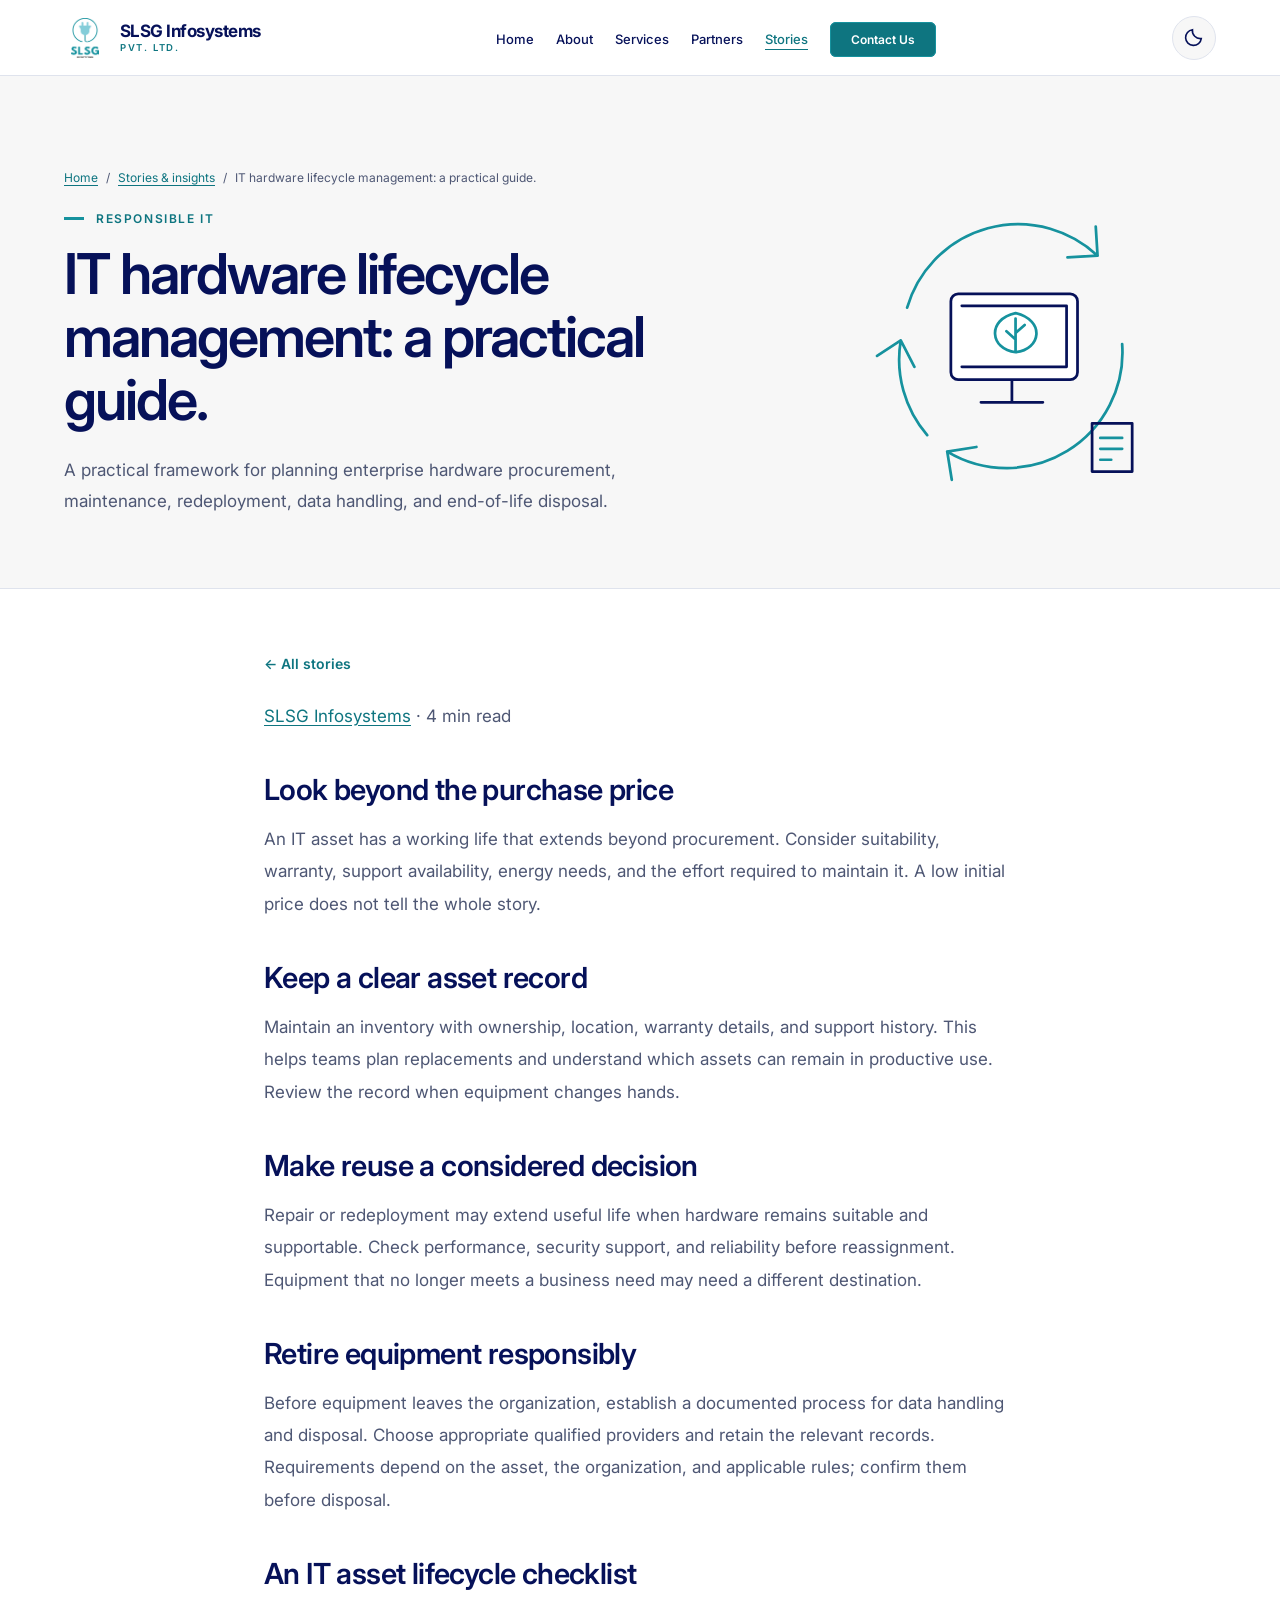
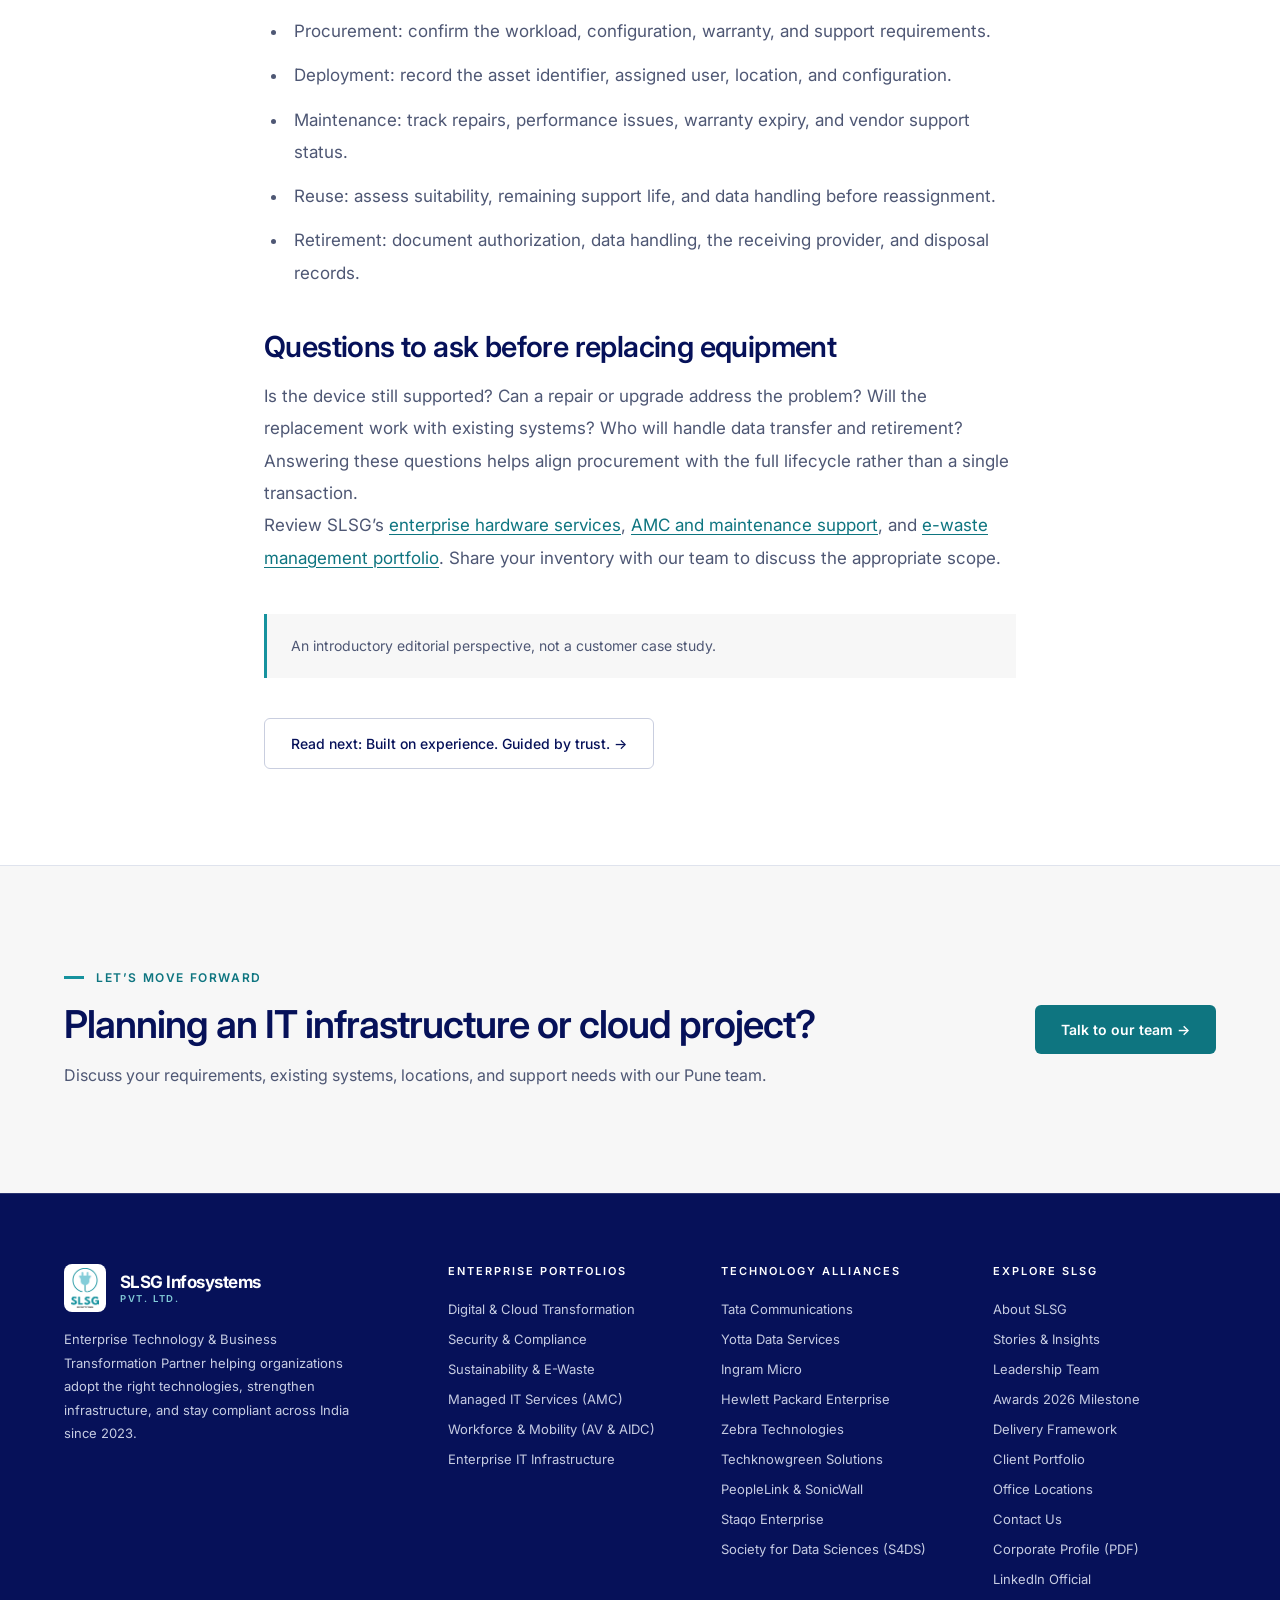
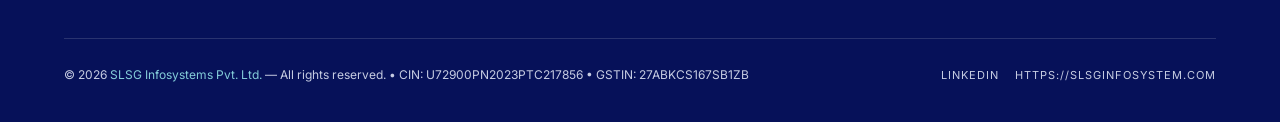
<file: story-hardware-lifecycle.html>
<!DOCTYPE html>
<html lang="en" class="booting">
<head>
<meta charset="UTF-8">
<meta name="viewport" content="width=device-width, initial-scale=1.0">
<script>
  // Apply the theme before the first paint, including on repeat visits.
  try {
    const savedTheme = localStorage.getItem('slsg-theme');
    document.documentElement.dataset.theme = savedTheme === 'dark' || savedTheme === 'light'
      ? savedTheme
      : (window.matchMedia('(prefers-color-scheme: dark)').matches ? 'dark' : 'light');
  } catch {
    document.documentElement.dataset.theme = window.matchMedia('(prefers-color-scheme: dark)').matches ? 'dark' : 'light';
  }
  if ('scrollRestoration' in history) {
    history.scrollRestoration = 'manual';
  }
  window.scrollTo(0, 0);
</script>
<title>IT Hardware Lifecycle Management Guide | SLSG Infosystems</title>
<meta name="description" content="Plan your IT hardware lifecycle from procurement and maintenance to reuse, data handling and responsible retirement with this practical checklist.">
<link rel="preconnect" href="https://fonts.googleapis.com">
<link href="https://fonts.googleapis.com/css2?family=Inter:wght@400;500;600;700;800;900&display=swap" rel="stylesheet">
<link rel="stylesheet" href="assets/styles/base.css">
<link rel="stylesheet" href="assets/styles/theme.css">
<link rel="canonical" href="https://slsginfosystem.com/story-hardware-lifecycle.html">
<meta property="og:type" content="article">
<meta property="og:site_name" content="SLSG Infosystems">
<meta property="og:title" content="IT Hardware Lifecycle Management Guide | SLSG Infosystems">
<meta property="og:description" content="Plan your IT hardware lifecycle from procurement and maintenance to reuse, data handling and responsible retirement with this practical checklist.">
<meta property="og:url" content="https://slsginfosystem.com/story-hardware-lifecycle.html">
<meta name="twitter:card" content="summary">
<meta name="twitter:title" content="IT Hardware Lifecycle Management Guide | SLSG Infosystems">
<meta name="twitter:description" content="Plan your IT hardware lifecycle from procurement and maintenance to reuse, data handling and responsible retirement with this practical checklist.">
<script type="application/ld+json">{"@context": "https://schema.org", "@graph": [{"@type": "WebPage", "@id": "https://slsginfosystem.com/story-hardware-lifecycle.html#webpage", "url": "https://slsginfosystem.com/story-hardware-lifecycle.html", "name": "IT Hardware Lifecycle Management Guide | SLSG Infosystems", "description": "Plan your IT hardware lifecycle from procurement and maintenance to reuse, data handling and responsible retirement with this practical checklist.", "inLanguage": "en", "isPartOf": {"@id": "https://slsginfosystem.com/#website"}, "publisher": {"@id": "https://slsginfosystem.com/#organization"}}, {"@type": "BreadcrumbList", "itemListElement": [{"@type": "ListItem", "position": 1, "name": "Home", "item": "https://slsginfosystem.com/"}, {"@type": "ListItem", "position": 2, "name": "Stories & insights", "item": "https://slsginfosystem.com/stories.html"}, {"@type": "ListItem", "position": 3, "name": "IT hardware lifecycle management: a practical guide.", "item": "https://slsginfosystem.com/story-hardware-lifecycle.html"}]}, {"@type": "BlogPosting", "@id": "https://slsginfosystem.com/story-hardware-lifecycle.html#article", "headline": "IT hardware lifecycle management: a practical guide.", "description": "Plan your IT hardware lifecycle from procurement and maintenance to reuse, data handling and responsible retirement with this practical checklist.", "mainEntityOfPage": {"@id": "https://slsginfosystem.com/story-hardware-lifecycle.html#webpage"}, "author": {"@type": "Organization", "name": "SLSG Infosystems Pvt. Ltd.", "url": "https://slsginfosystem.com/about.html"}, "publisher": {"@id": "https://slsginfosystem.com/#organization"}, "inLanguage": "en"}]}</script>
<link rel="icon" type="image/x-icon" href="favicon.ico">
<link rel="icon" type="image/png" sizes="32x32" href="assets/logo/favicon-32x32.png">
<link rel="icon" type="image/png" sizes="16x16" href="assets/logo/favicon-16x16.png">
<link rel="apple-touch-icon" sizes="180x180" href="assets/logo/apple-touch-icon.png">
<meta name="robots" content="index, follow, max-snippet:-1, max-image-preview:large, max-video-preview:-1">
<meta name="author" content="SLSG Infosystems Pvt. Ltd.">
<meta property="og:locale" content="en_IN">
<meta property="og:image" content="https://slsginfosystem.com/assets/logo/slsg-logo.png">
<meta property="og:image:alt" content="SLSG Infosystems logo">
<meta name="twitter:image" content="https://slsginfosystem.com/assets/logo/slsg-logo.png">
<!-- Google tag (gtag.js) -->
<script async src="https://www.googletagmanager.com/gtag/js?id=G-WZ0Q5E4KTD"></script>
<script>
  window.dataLayer = window.dataLayer || [];
  function gtag(){dataLayer.push(arguments);}
  gtag('js', new Date());

  gtag('config', 'G-WZ0Q5E4KTD');
</script>
</head>
<body>
<a class="skip-link" href="#main-content">Skip to content</a>
<nav id="navbar">
  <a href="index.html#home" class="nav-logo">
    <div class="nav-logo-icon">
      <img src="assets/logo/slsg-logo.png" alt="SLSG Infosystems Logo">
    </div>
    <div class="nav-logo-text">
      <span>SLSG Infosystems</span>
      <span>Pvt. Ltd.</span>
    </div>
  </a>
  <ul class="nav-links"><li><a href="index.html">Home</a></li>
<li><a href="about.html">About</a></li>
<li><a href="services.html">Services</a></li>
<li><a href="index.html#partners">Partners</a></li>
<li><a href="stories.html" aria-current="page">Stories</a></li>
<li><a href="contact.html" class="nav-cta">Contact Us</a></li></ul>
  <div class="nav-actions">
    <button type="button" class="theme-toggle" id="themeToggle" aria-label="Dark mode" aria-pressed="false" title="Toggle dark mode">
      <svg class="theme-moon" viewBox="0 0 24 24" fill="none" stroke="currentColor" stroke-width="1.8" aria-hidden="true"><path d="M20.9 13.2A9 9 0 0 1 10.8 3.1 9 9 0 1 0 20.9 13.2Z"/></svg>
      <svg class="theme-sun" viewBox="0 0 24 24" fill="none" stroke="currentColor" stroke-width="1.8" aria-hidden="true"><circle cx="12" cy="12" r="4"/><path d="M12 2v2m0 16v2M2 12h2m16 0h2M4.9 4.9l1.4 1.4m11.4 11.4 1.4 1.4m0-14.2-1.4 1.4M6.3 17.7l-1.4 1.4"/></svg>
    </button>
  <button type="button" class="hamburger" id="menuBtn" onclick="toggleMenu()" aria-label="Toggle Navigation" aria-controls="mobileMenu" aria-expanded="false">
    <span></span><span></span><span></span>
  </button>
  </div>
</nav><div class="mobile-menu" id="mobileMenu"><button class="mobile-close" onclick="toggleMenu()" aria-label="Close Menu">&times;</button><a href="assets/docs/SLSG-Corporate-Profile-v1.4.pdf" download="SLSG-Corporate-Profile-v1.4.pdf" style="color:var(--accent,#16929e)">Download Profile (PDF)</a><a href="index.html">Home</a><a href="about.html">About</a><a href="services.html">Services</a><a href="index.html#partners">Partners</a><a href="stories.html">Stories</a><a href="contact.html">Contact Us</a><a href="https://www.linkedin.com/company/slsginfosystems/" target="_blank" rel="noopener noreferrer">LinkedIn</a></div><main id="main-content" tabindex="-1"><header class="page-intro illustrated-intro"><div class="intro-copy"><nav class="breadcrumbs" aria-label="Breadcrumb"><a href="index.html">Home</a> <span aria-hidden="true">/</span> <a href="stories.html">Stories &amp; insights</a> <span aria-hidden="true">/</span> <span aria-current="page">IT hardware lifecycle management: a practical guide.</span></nav><div class="section-label">Responsible IT</div><h1>IT hardware lifecycle management: a practical guide.</h1><p>A practical framework for planning enterprise hardware procurement, maintenance, redeployment, data handling, and end-of-life disposal.</p></div><figure class="technology-art page-art"><svg viewBox="0 0 450 400" role="img" aria-label="A circular approach to the life of IT equipment" xmlns="http://www.w3.org/2000/svg"><g fill="none" stroke="currentColor" stroke-width="3" stroke-linecap="round" stroke-linejoin="round"><path class="art-accent" d="M111 162a127 127 0 0 1 209-57m0 0-2-32m2 32-33 2M347 202a127 127 0 0 1-192 118m0 0 5 31m-5-31 32-5M133 302a127 127 0 0 1-29-104m0 0-26 17m26-17 15 29"/><rect class="art-panel" x="159" y="147" width="139" height="94" rx="8"/><path d="M171 160h115v67H171m55 15v24m-34 0h68"/><path class="art-accent" d="M230 211c-28-3-32-36 0-43 33 8 28 40 0 43Zm0-37v37m0-14-10-9m10 2 10-9"/><path d="M314 289h44v53h-44Z"/><path class="art-accent" d="M323 305h24m-24 12h24m-24 12h12"/></g></svg></figure></header><article class="article-body"><a class="text-link" href="stories.html">&larr; All stories</a><p class="article-meta"><a href="about.html">SLSG Infosystems</a> &middot; 4 min read</p><h2>Look beyond the purchase price</h2><p>An IT asset has a working life that extends beyond procurement. Consider suitability, warranty, support availability, energy needs, and the effort required to maintain it. A low initial price does not tell the whole story.</p><h2>Keep a clear asset record</h2><p>Maintain an inventory with ownership, location, warranty details, and support history. This helps teams plan replacements and understand which assets can remain in productive use. Review the record when equipment changes hands.</p><h2>Make reuse a considered decision</h2><p>Repair or redeployment may extend useful life when hardware remains suitable and supportable. Check performance, security support, and reliability before reassignment. Equipment that no longer meets a business need may need a different destination.</p><h2>Retire equipment responsibly</h2><p>Before equipment leaves the organization, establish a documented process for data handling and disposal. Choose appropriate qualified providers and retain the relevant records. Requirements depend on the asset, the organization, and applicable rules; confirm them before disposal.</p><h2>An IT asset lifecycle checklist</h2><ul class="article-checklist"><li>Procurement: confirm the workload, configuration, warranty, and support requirements.</li><li>Deployment: record the asset identifier, assigned user, location, and configuration.</li><li>Maintenance: track repairs, performance issues, warranty expiry, and vendor support status.</li><li>Reuse: assess suitability, remaining support life, and data handling before reassignment.</li><li>Retirement: document authorization, data handling, the receiving provider, and disposal records.</li></ul><h2>Questions to ask before replacing equipment</h2><p>Is the device still supported? Can a repair or upgrade address the problem? Will the replacement work with existing systems? Who will handle data transfer and retirement? Answering these questions helps align procurement with the full lifecycle rather than a single transaction.</p><p>Review SLSG’s <a href="services.html#it-infrastructure">enterprise hardware services</a>, <a href="services.html#managed-it-services">AMC and maintenance support</a>, and <a href="services.html#e-waste-management">e-waste management portfolio</a>. Share your inventory with our team to discuss the appropriate scope.</p><aside class="article-note">An introductory editorial perspective, not a customer case study.</aside><a class="btn-outline" href="story-our-beginning.html">Read next: Built on experience. Guided by trust. &rarr;</a></article><section class="page-cta"><div><div class="section-label">Let’s move forward</div><h2>Planning an IT infrastructure or cloud project?</h2><p>Discuss your requirements, existing systems, locations, and support needs with our Pune team.</p></div><a class="btn-primary" href="contact.html">Talk to our team &rarr;</a></section></main><footer>
  <div class="footer-top">
    <div class="footer-brand">
      <div class="nav-logo" style="margin-bottom:0">
        <div class="nav-logo-icon">
          <img src="assets/logo/slsg-logo.png" alt="SLSG Infosystems">
        </div>
        <div class="nav-logo-text">
          <span>SLSG Infosystems</span>
          <span>Pvt. Ltd.</span>
        </div>
      </div>
      <p>Enterprise Technology &amp; Business Transformation Partner helping organizations adopt the right technologies, strengthen infrastructure, and stay compliant across India since 2023.</p>
    </div>

    <div class="footer-col">
      <h4>Enterprise Portfolios</h4>
      <ul>
        <li><a href="services.html#cloud-consulting">Digital &amp; Cloud Transformation</a></li>
        <li><a href="services.html#security-solutions">Security &amp; Compliance</a></li>
        <li><a href="services.html#e-waste-management">Sustainability &amp; E-Waste</a></li>
        <li><a href="services.html#managed-it-services">Managed IT Services (AMC)</a></li>
        <li><a href="services.html#workforce-mobility">Workforce &amp; Mobility (AV &amp; AIDC)</a></li>
        <li><a href="services.html#it-infrastructure">Enterprise IT Infrastructure</a></li>
      </ul>
    </div>

    <div class="footer-col">
      <h4>Technology Alliances</h4>
      <ul>
        <li><a href="index.html#partners">Tata Communications</a></li>
        <li><a href="index.html#partners">Yotta Data Services</a></li>
        <li><a href="index.html#partners">Ingram Micro</a></li>
        <li><a href="index.html#partners">Hewlett Packard Enterprise</a></li>
        <li><a href="index.html#partners">Zebra Technologies</a></li>
        <li><a href="index.html#partners">Techknowgreen Solutions</a></li>
        <li><a href="index.html#partners">PeopleLink &amp; SonicWall</a></li>
        <li><a href="index.html#partners">Staqo Enterprise</a></li>
        <li><a href="index.html#partners">Society for Data Sciences (S4DS)</a></li>
      </ul>
    </div>

    <div class="footer-col">
      <h4>Explore SLSG</h4>
      <ul>
        <li><a href="about.html">About SLSG</a></li><li><a href="stories.html">Stories &amp; Insights</a></li>
        <li><a href="about.html#leadership">Leadership Team</a></li>
        <li><a href="about.html#awards">Awards 2026 Milestone</a></li>
        <li><a href="services.html#framework">Delivery Framework</a></li>
        <li><a href="index.html#clients">Client Portfolio</a></li>
        <li><a href="contact.html#locations">Office Locations</a></li>
        <li><a href="contact.html#contact">Contact Us</a></li>
        <li><a href="assets/docs/SLSG-Corporate-Profile-v1.4.pdf" download="SLSG-Corporate-Profile-v1.4.pdf">Corporate Profile (PDF)</a></li>
        <li><a href="https://www.linkedin.com/company/slsginfosystems/" target="_blank" rel="noopener noreferrer">LinkedIn Official</a></li>
      </ul>
    </div>
  </div>

  <div class="footer-bottom">
    <p>&copy; 2026 <span>SLSG Infosystems Pvt. Ltd.</span> — All rights reserved. &bull; CIN: U72900PN2023PTC217856 &bull; GSTIN: 27ABKCS167SB1ZB</p>
    <p style="font-size:11px;letter-spacing:1px"><a href="https://www.linkedin.com/company/slsginfosystems/" target="_blank" rel="noopener noreferrer" style="color:inherit;text-decoration:none;margin-right:12px">LINKEDIN</a> <a href="https://slsginfosystem.com" style="color:inherit;text-decoration:none">HTTPS://SLSGINFOSYSTEM.COM</a></p>
  </div>
</footer>
<script src="assets/theme.js" defer></script>
<script src="assets/site.js" defer></script>
</body>
</html>
</file>
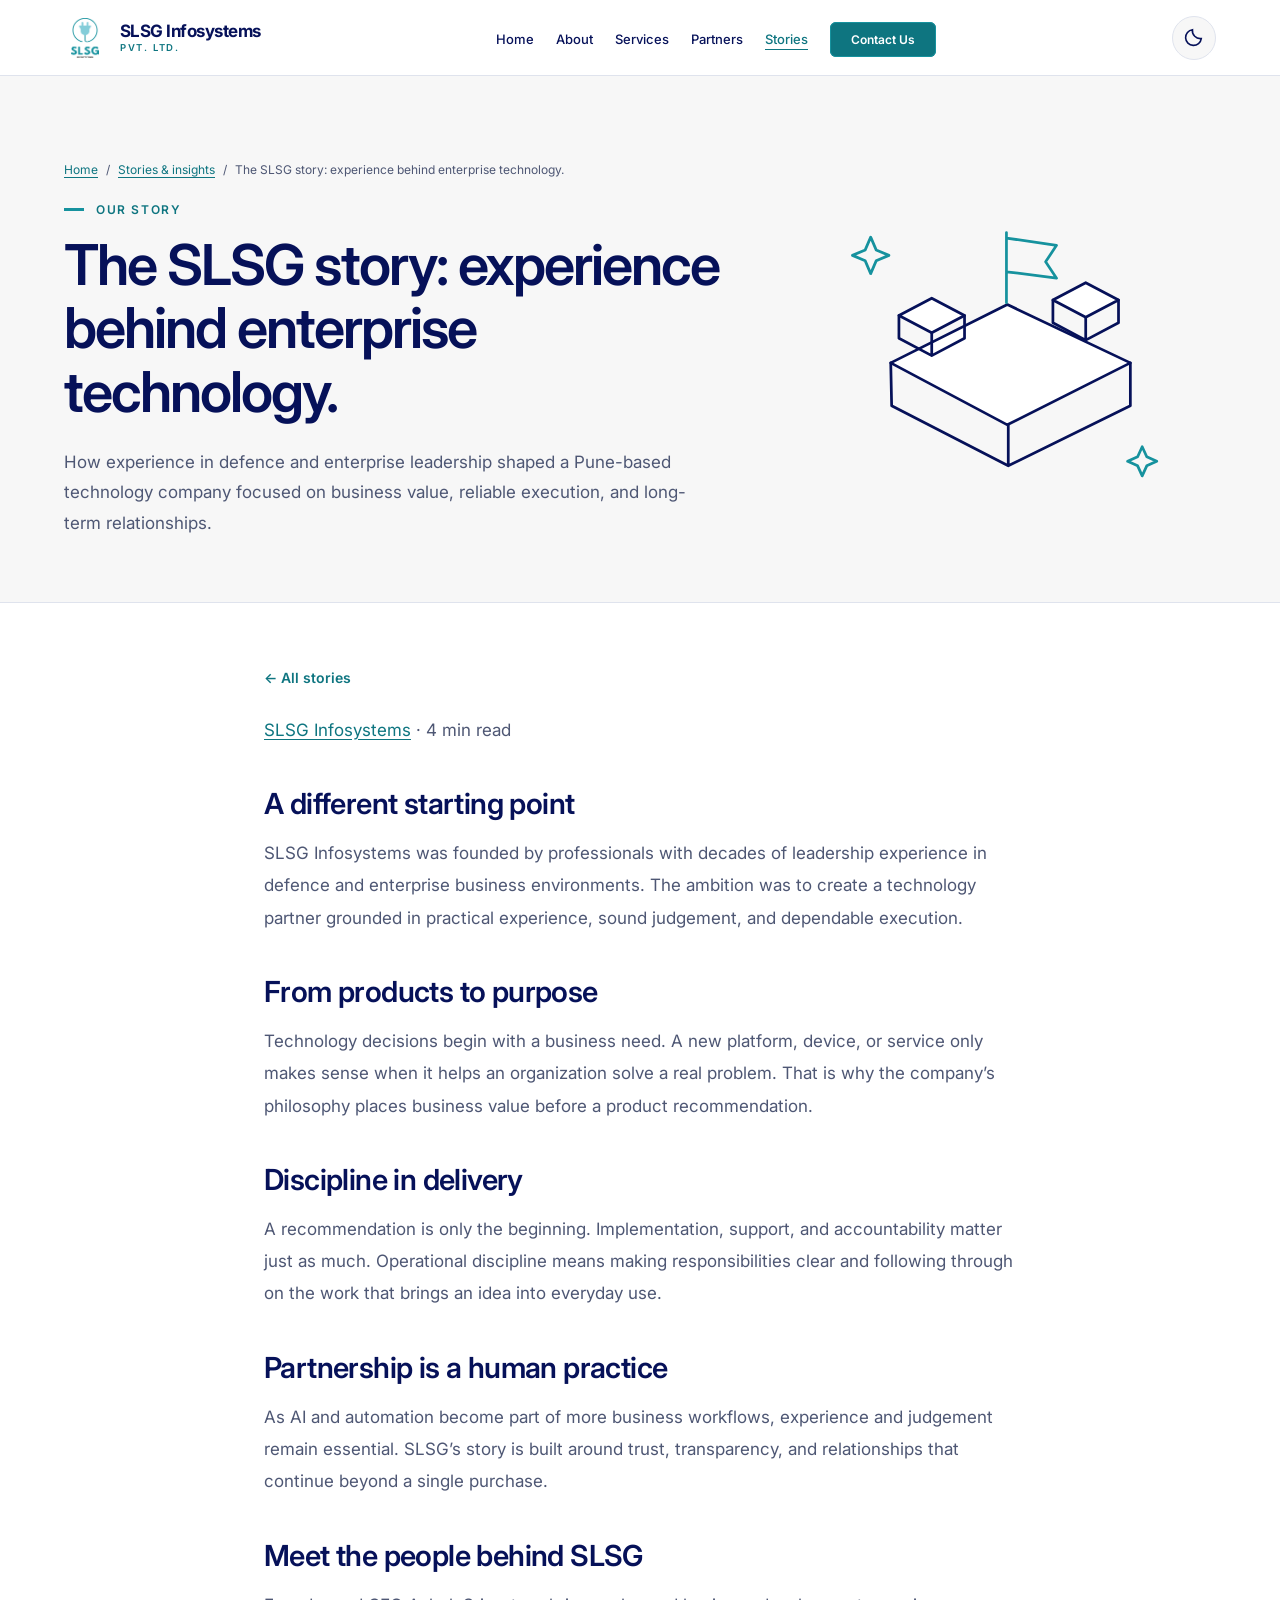
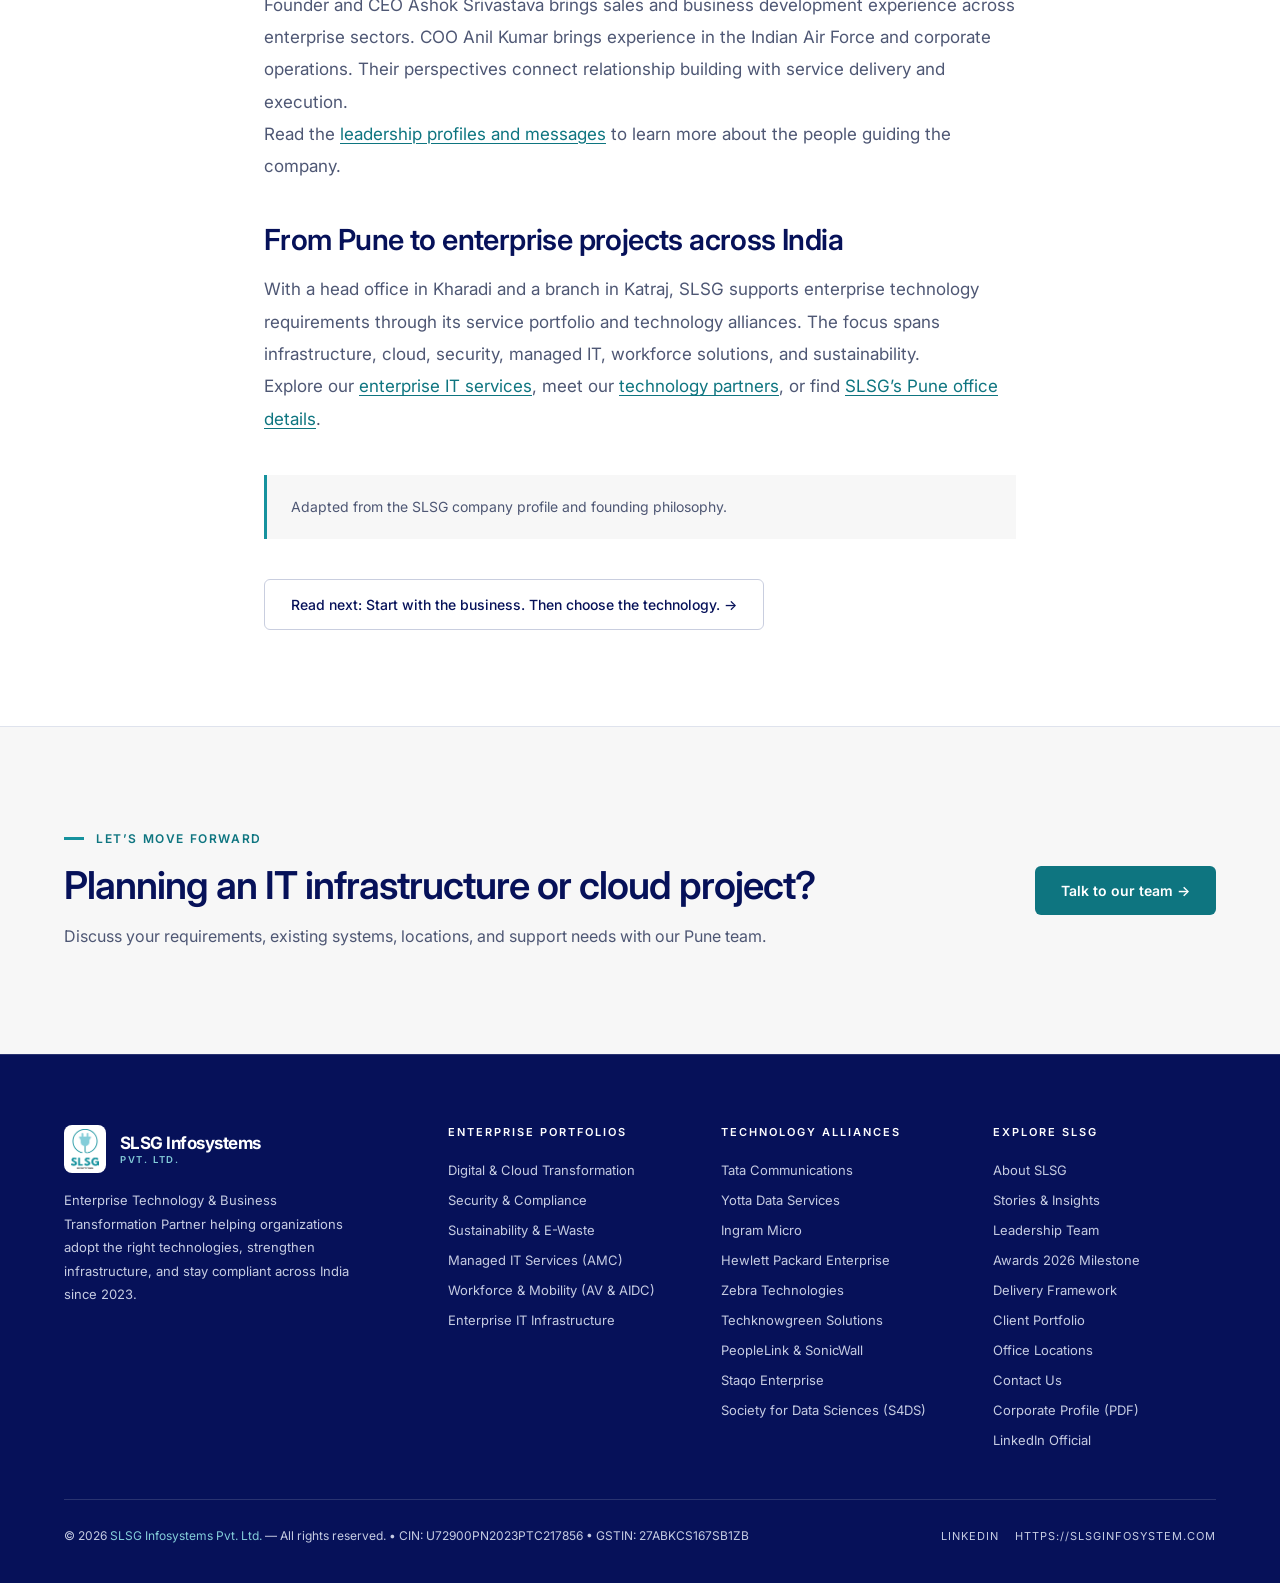
<file: story-our-beginning.html>
<!DOCTYPE html>
<html lang="en" class="booting">
<head>
<meta charset="UTF-8">
<meta name="viewport" content="width=device-width, initial-scale=1.0">
<script>
  // Apply the theme before the first paint, including on repeat visits.
  try {
    const savedTheme = localStorage.getItem('slsg-theme');
    document.documentElement.dataset.theme = savedTheme === 'dark' || savedTheme === 'light'
      ? savedTheme
      : (window.matchMedia('(prefers-color-scheme: dark)').matches ? 'dark' : 'light');
  } catch {
    document.documentElement.dataset.theme = window.matchMedia('(prefers-color-scheme: dark)').matches ? 'dark' : 'light';
  }
  if ('scrollRestoration' in history) {
    history.scrollRestoration = 'manual';
  }
  window.scrollTo(0, 0);
</script>
<title>The SLSG Story: Experience &amp; Enterprise IT | SLSG Infosystems</title>
<meta name="description" content="Discover the founding philosophy of SLSG Infosystems: business-led technology advice, operational discipline and trusted enterprise IT partnerships.">
<link rel="preconnect" href="https://fonts.googleapis.com">
<link href="https://fonts.googleapis.com/css2?family=Inter:wght@400;500;600;700;800;900&display=swap" rel="stylesheet">
<link rel="stylesheet" href="assets/styles/base.css">
<link rel="stylesheet" href="assets/styles/theme.css">
<link rel="canonical" href="https://slsginfosystem.com/story-our-beginning.html">
<meta property="og:type" content="article">
<meta property="og:site_name" content="SLSG Infosystems">
<meta property="og:title" content="The SLSG Story: Experience &amp; Enterprise IT | SLSG Infosystems">
<meta property="og:description" content="Discover the founding philosophy of SLSG Infosystems: business-led technology advice, operational discipline and trusted enterprise IT partnerships.">
<meta property="og:url" content="https://slsginfosystem.com/story-our-beginning.html">
<meta name="twitter:card" content="summary">
<meta name="twitter:title" content="The SLSG Story: Experience &amp; Enterprise IT | SLSG Infosystems">
<meta name="twitter:description" content="Discover the founding philosophy of SLSG Infosystems: business-led technology advice, operational discipline and trusted enterprise IT partnerships.">
<script type="application/ld+json">{"@context": "https://schema.org", "@graph": [{"@type": "WebPage", "@id": "https://slsginfosystem.com/story-our-beginning.html#webpage", "url": "https://slsginfosystem.com/story-our-beginning.html", "name": "The SLSG Story: Experience & Enterprise IT | SLSG Infosystems", "description": "Discover the founding philosophy of SLSG Infosystems: business-led technology advice, operational discipline and trusted enterprise IT partnerships.", "inLanguage": "en", "isPartOf": {"@id": "https://slsginfosystem.com/#website"}, "publisher": {"@id": "https://slsginfosystem.com/#organization"}}, {"@type": "BreadcrumbList", "itemListElement": [{"@type": "ListItem", "position": 1, "name": "Home", "item": "https://slsginfosystem.com/"}, {"@type": "ListItem", "position": 2, "name": "Stories & insights", "item": "https://slsginfosystem.com/stories.html"}, {"@type": "ListItem", "position": 3, "name": "The SLSG story: experience behind enterprise technology.", "item": "https://slsginfosystem.com/story-our-beginning.html"}]}, {"@type": "BlogPosting", "@id": "https://slsginfosystem.com/story-our-beginning.html#article", "headline": "The SLSG story: experience behind enterprise technology.", "description": "Discover the founding philosophy of SLSG Infosystems: business-led technology advice, operational discipline and trusted enterprise IT partnerships.", "mainEntityOfPage": {"@id": "https://slsginfosystem.com/story-our-beginning.html#webpage"}, "author": {"@type": "Organization", "name": "SLSG Infosystems Pvt. Ltd.", "url": "https://slsginfosystem.com/about.html"}, "publisher": {"@id": "https://slsginfosystem.com/#organization"}, "inLanguage": "en"}]}</script>
<link rel="icon" type="image/x-icon" href="favicon.ico">
<link rel="icon" type="image/png" sizes="32x32" href="assets/logo/favicon-32x32.png">
<link rel="icon" type="image/png" sizes="16x16" href="assets/logo/favicon-16x16.png">
<link rel="apple-touch-icon" sizes="180x180" href="assets/logo/apple-touch-icon.png">
<meta name="robots" content="index, follow, max-snippet:-1, max-image-preview:large, max-video-preview:-1">
<meta name="author" content="SLSG Infosystems Pvt. Ltd.">
<meta property="og:locale" content="en_IN">
<meta property="og:image" content="https://slsginfosystem.com/assets/logo/slsg-logo.png">
<meta property="og:image:alt" content="SLSG Infosystems logo">
<meta name="twitter:image" content="https://slsginfosystem.com/assets/logo/slsg-logo.png">
<!-- Google tag (gtag.js) -->
<script async src="https://www.googletagmanager.com/gtag/js?id=G-WZ0Q5E4KTD"></script>
<script>
  window.dataLayer = window.dataLayer || [];
  function gtag(){dataLayer.push(arguments);}
  gtag('js', new Date());

  gtag('config', 'G-WZ0Q5E4KTD');
</script>
</head>
<body>
<a class="skip-link" href="#main-content">Skip to content</a>
<nav id="navbar">
  <a href="index.html#home" class="nav-logo">
    <div class="nav-logo-icon">
      <img src="assets/logo/slsg-logo.png" alt="SLSG Infosystems Logo">
    </div>
    <div class="nav-logo-text">
      <span>SLSG Infosystems</span>
      <span>Pvt. Ltd.</span>
    </div>
  </a>
  <ul class="nav-links"><li><a href="index.html">Home</a></li>
<li><a href="about.html">About</a></li>
<li><a href="services.html">Services</a></li>
<li><a href="index.html#partners">Partners</a></li>
<li><a href="stories.html" aria-current="page">Stories</a></li>
<li><a href="contact.html" class="nav-cta">Contact Us</a></li></ul>
  <div class="nav-actions">
    <button type="button" class="theme-toggle" id="themeToggle" aria-label="Dark mode" aria-pressed="false" title="Toggle dark mode">
      <svg class="theme-moon" viewBox="0 0 24 24" fill="none" stroke="currentColor" stroke-width="1.8" aria-hidden="true"><path d="M20.9 13.2A9 9 0 0 1 10.8 3.1 9 9 0 1 0 20.9 13.2Z"/></svg>
      <svg class="theme-sun" viewBox="0 0 24 24" fill="none" stroke="currentColor" stroke-width="1.8" aria-hidden="true"><circle cx="12" cy="12" r="4"/><path d="M12 2v2m0 16v2M2 12h2m16 0h2M4.9 4.9l1.4 1.4m11.4 11.4 1.4 1.4m0-14.2-1.4 1.4M6.3 17.7l-1.4 1.4"/></svg>
    </button>
  <button type="button" class="hamburger" id="menuBtn" onclick="toggleMenu()" aria-label="Toggle Navigation" aria-controls="mobileMenu" aria-expanded="false">
    <span></span><span></span><span></span>
  </button>
  </div>
</nav><div class="mobile-menu" id="mobileMenu"><button class="mobile-close" onclick="toggleMenu()" aria-label="Close Menu">&times;</button><a href="assets/docs/SLSG-Corporate-Profile-v1.4.pdf" download="SLSG-Corporate-Profile-v1.4.pdf" style="color:var(--accent,#16929e)">Download Profile (PDF)</a><a href="index.html">Home</a><a href="about.html">About</a><a href="services.html">Services</a><a href="index.html#partners">Partners</a><a href="stories.html">Stories</a><a href="contact.html">Contact Us</a><a href="https://www.linkedin.com/company/slsginfosystems/" target="_blank" rel="noopener noreferrer">LinkedIn</a></div><main id="main-content" tabindex="-1"><header class="page-intro illustrated-intro"><div class="intro-copy"><nav class="breadcrumbs" aria-label="Breadcrumb"><a href="index.html">Home</a> <span aria-hidden="true">/</span> <a href="stories.html">Stories &amp; insights</a> <span aria-hidden="true">/</span> <span aria-current="page">The SLSG story: experience behind enterprise technology.</span></nav><div class="section-label">Our story</div><h1>The SLSG story: experience behind enterprise technology.</h1><p>How experience in defence and enterprise leadership shaped a Pune-based technology company focused on business value, reliable execution, and long-term relationships.</p></div><figure class="technology-art page-art"><svg viewBox="0 0 450 400" role="img" aria-label="A shared foundation for future growth" xmlns="http://www.w3.org/2000/svg"><g fill="none" stroke="currentColor" stroke-width="3" stroke-linecap="round" stroke-linejoin="round"><path class="art-panel" d="m93 215 128-64 135 64-135 68Z"/><path d="m93 215 1 47 128 66 134-66v-47m-134 68v45"/><path class="art-accent" d="M220 149V72m0 6 55 8-12 18 12 18-55-7"/><path class="art-panel" d="m102 163 36-19 36 19-36 19Z"/><path d="M102 163v25l36 19 36-19v-25m-36 19v25"/><path class="art-panel" d="m271 146 36-19 36 19-36 19Z"/><path d="M271 146v25l36 19 36-19v-25m-36 19v25"/><path class="art-accent" d="m65 91 6-14 6 14 14 6-14 6-6 14-6-14-14-6Zm299 227 5-11 5 11 11 5-11 5-5 11-5-11-11-5Z"/></g></svg></figure></header><article class="article-body"><a class="text-link" href="stories.html">&larr; All stories</a><p class="article-meta"><a href="about.html">SLSG Infosystems</a> &middot; 4 min read</p><h2>A different starting point</h2><p>SLSG Infosystems was founded by professionals with decades of leadership experience in defence and enterprise business environments. The ambition was to create a technology partner grounded in practical experience, sound judgement, and dependable execution.</p><h2>From products to purpose</h2><p>Technology decisions begin with a business need. A new platform, device, or service only makes sense when it helps an organization solve a real problem. That is why the company’s philosophy places business value before a product recommendation.</p><h2>Discipline in delivery</h2><p>A recommendation is only the beginning. Implementation, support, and accountability matter just as much. Operational discipline means making responsibilities clear and following through on the work that brings an idea into everyday use.</p><h2>Partnership is a human practice</h2><p>As AI and automation become part of more business workflows, experience and judgement remain essential. SLSG’s story is built around trust, transparency, and relationships that continue beyond a single purchase.</p><h2>Meet the people behind SLSG</h2><p>Founder and CEO Ashok Srivastava brings sales and business development experience across enterprise sectors. COO Anil Kumar brings experience in the Indian Air Force and corporate operations. Their perspectives connect relationship building with service delivery and execution.</p><p>Read the <a href="about.html#leadership">leadership profiles and messages</a> to learn more about the people guiding the company.</p><h2>From Pune to enterprise projects across India</h2><p>With a head office in Kharadi and a branch in Katraj, SLSG supports enterprise technology requirements through its service portfolio and technology alliances. The focus spans infrastructure, cloud, security, managed IT, workforce solutions, and sustainability.</p><p>Explore our <a href="services.html">enterprise IT services</a>, meet our <a href="index.html#partners">technology partners</a>, or find <a href="contact.html#locations">SLSG’s Pune office details</a>.</p><aside class="article-note">Adapted from the SLSG company profile and founding philosophy.</aside><a class="btn-outline" href="story-technology-roadmap.html">Read next: Start with the business. Then choose the technology. &rarr;</a></article><section class="page-cta"><div><div class="section-label">Let’s move forward</div><h2>Planning an IT infrastructure or cloud project?</h2><p>Discuss your requirements, existing systems, locations, and support needs with our Pune team.</p></div><a class="btn-primary" href="contact.html">Talk to our team &rarr;</a></section></main><footer>
  <div class="footer-top">
    <div class="footer-brand">
      <div class="nav-logo" style="margin-bottom:0">
        <div class="nav-logo-icon">
          <img src="assets/logo/slsg-logo.png" alt="SLSG Infosystems">
        </div>
        <div class="nav-logo-text">
          <span>SLSG Infosystems</span>
          <span>Pvt. Ltd.</span>
        </div>
      </div>
      <p>Enterprise Technology &amp; Business Transformation Partner helping organizations adopt the right technologies, strengthen infrastructure, and stay compliant across India since 2023.</p>
    </div>

    <div class="footer-col">
      <h4>Enterprise Portfolios</h4>
      <ul>
        <li><a href="services.html#cloud-consulting">Digital &amp; Cloud Transformation</a></li>
        <li><a href="services.html#security-solutions">Security &amp; Compliance</a></li>
        <li><a href="services.html#e-waste-management">Sustainability &amp; E-Waste</a></li>
        <li><a href="services.html#managed-it-services">Managed IT Services (AMC)</a></li>
        <li><a href="services.html#workforce-mobility">Workforce &amp; Mobility (AV &amp; AIDC)</a></li>
        <li><a href="services.html#it-infrastructure">Enterprise IT Infrastructure</a></li>
      </ul>
    </div>

    <div class="footer-col">
      <h4>Technology Alliances</h4>
      <ul>
        <li><a href="index.html#partners">Tata Communications</a></li>
        <li><a href="index.html#partners">Yotta Data Services</a></li>
        <li><a href="index.html#partners">Ingram Micro</a></li>
        <li><a href="index.html#partners">Hewlett Packard Enterprise</a></li>
        <li><a href="index.html#partners">Zebra Technologies</a></li>
        <li><a href="index.html#partners">Techknowgreen Solutions</a></li>
        <li><a href="index.html#partners">PeopleLink &amp; SonicWall</a></li>
        <li><a href="index.html#partners">Staqo Enterprise</a></li>
        <li><a href="index.html#partners">Society for Data Sciences (S4DS)</a></li>
      </ul>
    </div>

    <div class="footer-col">
      <h4>Explore SLSG</h4>
      <ul>
        <li><a href="about.html">About SLSG</a></li><li><a href="stories.html">Stories &amp; Insights</a></li>
        <li><a href="about.html#leadership">Leadership Team</a></li>
        <li><a href="about.html#awards">Awards 2026 Milestone</a></li>
        <li><a href="services.html#framework">Delivery Framework</a></li>
        <li><a href="index.html#clients">Client Portfolio</a></li>
        <li><a href="contact.html#locations">Office Locations</a></li>
        <li><a href="contact.html#contact">Contact Us</a></li>
        <li><a href="assets/docs/SLSG-Corporate-Profile-v1.4.pdf" download="SLSG-Corporate-Profile-v1.4.pdf">Corporate Profile (PDF)</a></li>
        <li><a href="https://www.linkedin.com/company/slsginfosystems/" target="_blank" rel="noopener noreferrer">LinkedIn Official</a></li>
      </ul>
    </div>
  </div>

  <div class="footer-bottom">
    <p>&copy; 2026 <span>SLSG Infosystems Pvt. Ltd.</span> — All rights reserved. &bull; CIN: U72900PN2023PTC217856 &bull; GSTIN: 27ABKCS167SB1ZB</p>
    <p style="font-size:11px;letter-spacing:1px"><a href="https://www.linkedin.com/company/slsginfosystems/" target="_blank" rel="noopener noreferrer" style="color:inherit;text-decoration:none;margin-right:12px">LINKEDIN</a> <a href="https://slsginfosystem.com" style="color:inherit;text-decoration:none">HTTPS://SLSGINFOSYSTEM.COM</a></p>
  </div>
</footer>
<script src="assets/theme.js" defer></script>
<script src="assets/site.js" defer></script>
</body>
</html>
</file>
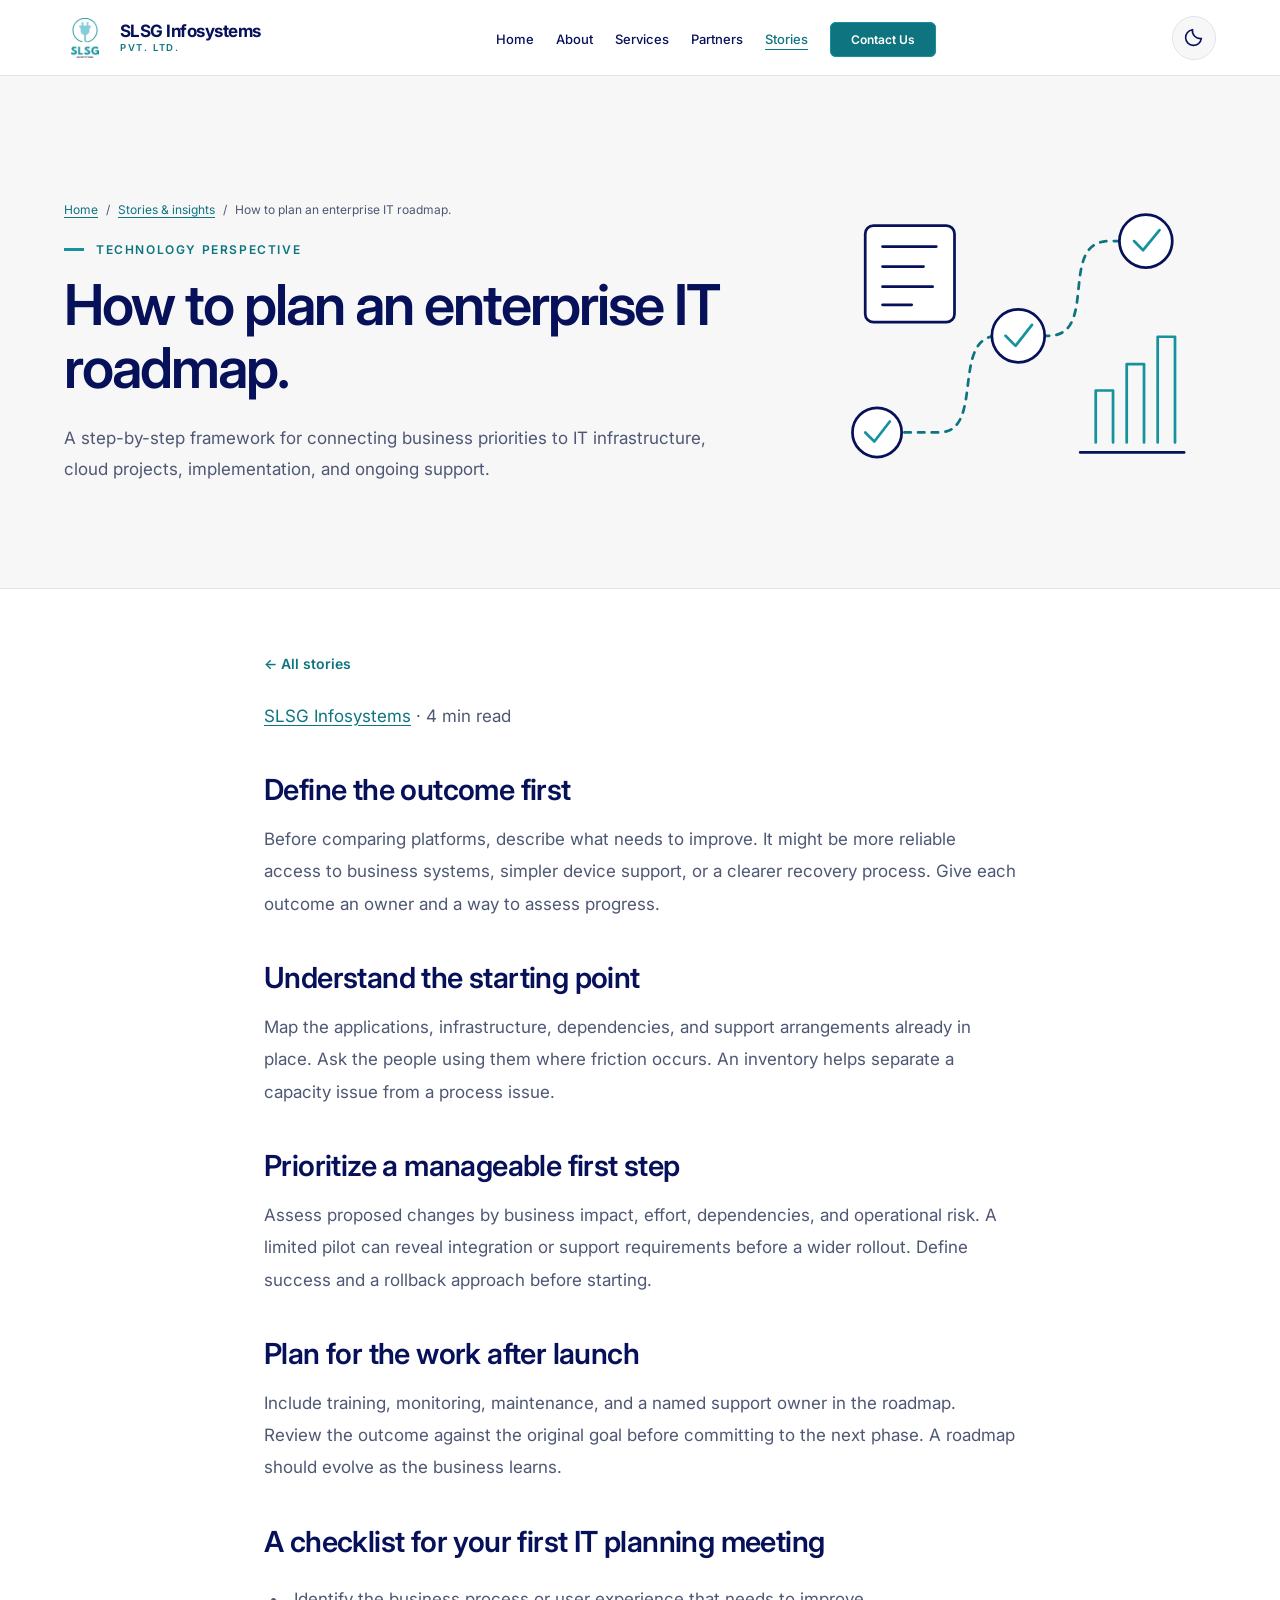
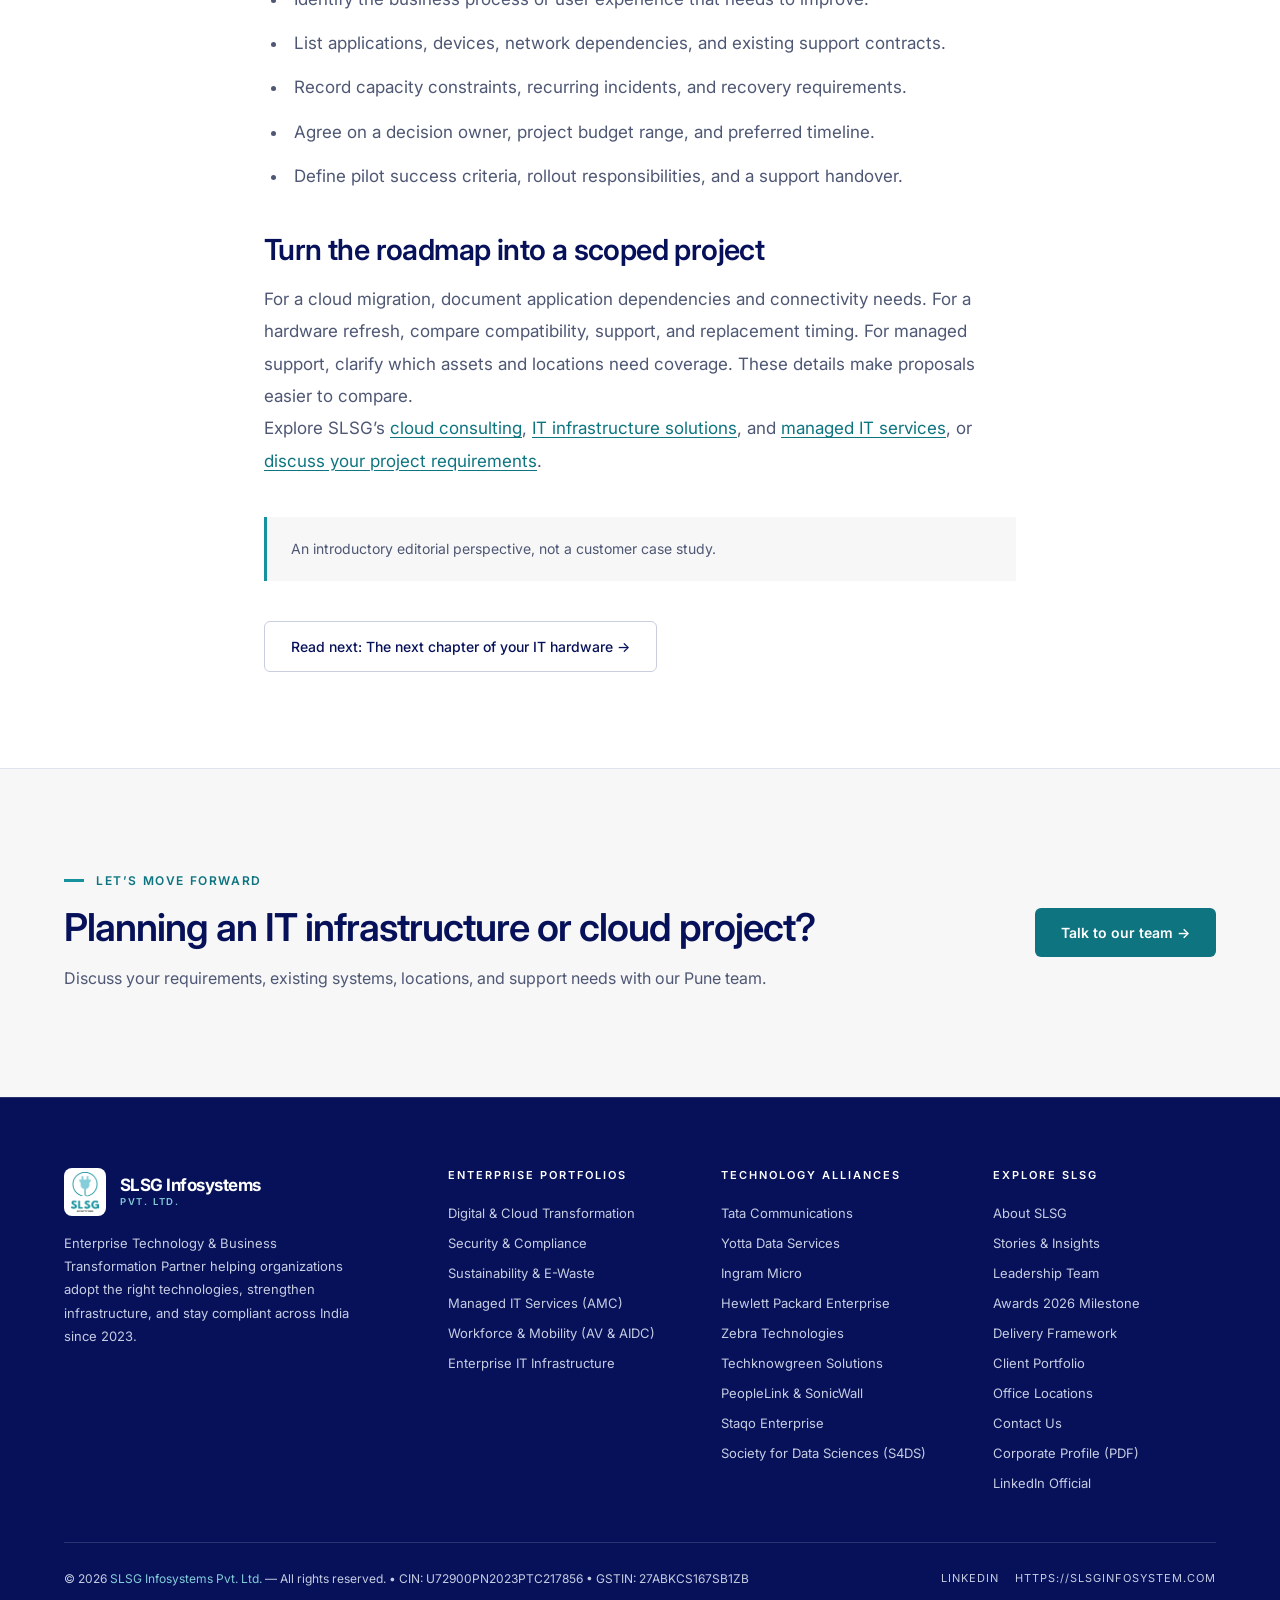
<file: story-technology-roadmap.html>
<!DOCTYPE html>
<html lang="en" class="booting">
<head>
<meta charset="UTF-8">
<meta name="viewport" content="width=device-width, initial-scale=1.0">
<script>
  // Apply the theme before the first paint, including on repeat visits.
  try {
    const savedTheme = localStorage.getItem('slsg-theme');
    document.documentElement.dataset.theme = savedTheme === 'dark' || savedTheme === 'light'
      ? savedTheme
      : (window.matchMedia('(prefers-color-scheme: dark)').matches ? 'dark' : 'light');
  } catch {
    document.documentElement.dataset.theme = window.matchMedia('(prefers-color-scheme: dark)').matches ? 'dark' : 'light';
  }
  if ('scrollRestoration' in history) {
    history.scrollRestoration = 'manual';
  }
  window.scrollTo(0, 0);
</script>
<title>How to Plan an Enterprise IT Roadmap | SLSG Infosystems</title>
<meta name="description" content="Learn how to plan an enterprise IT roadmap: define business goals, assess infrastructure, prioritize projects and plan implementation and support.">
<link rel="preconnect" href="https://fonts.googleapis.com">
<link href="https://fonts.googleapis.com/css2?family=Inter:wght@400;500;600;700;800;900&display=swap" rel="stylesheet">
<link rel="stylesheet" href="assets/styles/base.css">
<link rel="stylesheet" href="assets/styles/theme.css">
<link rel="canonical" href="https://slsginfosystem.com/story-technology-roadmap.html">
<meta property="og:type" content="article">
<meta property="og:site_name" content="SLSG Infosystems">
<meta property="og:title" content="How to Plan an Enterprise IT Roadmap | SLSG Infosystems">
<meta property="og:description" content="Learn how to plan an enterprise IT roadmap: define business goals, assess infrastructure, prioritize projects and plan implementation and support.">
<meta property="og:url" content="https://slsginfosystem.com/story-technology-roadmap.html">
<meta name="twitter:card" content="summary">
<meta name="twitter:title" content="How to Plan an Enterprise IT Roadmap | SLSG Infosystems">
<meta name="twitter:description" content="Learn how to plan an enterprise IT roadmap: define business goals, assess infrastructure, prioritize projects and plan implementation and support.">
<script type="application/ld+json">{"@context": "https://schema.org", "@graph": [{"@type": "WebPage", "@id": "https://slsginfosystem.com/story-technology-roadmap.html#webpage", "url": "https://slsginfosystem.com/story-technology-roadmap.html", "name": "How to Plan an Enterprise IT Roadmap | SLSG Infosystems", "description": "Learn how to plan an enterprise IT roadmap: define business goals, assess infrastructure, prioritize projects and plan implementation and support.", "inLanguage": "en", "isPartOf": {"@id": "https://slsginfosystem.com/#website"}, "publisher": {"@id": "https://slsginfosystem.com/#organization"}}, {"@type": "BreadcrumbList", "itemListElement": [{"@type": "ListItem", "position": 1, "name": "Home", "item": "https://slsginfosystem.com/"}, {"@type": "ListItem", "position": 2, "name": "Stories & insights", "item": "https://slsginfosystem.com/stories.html"}, {"@type": "ListItem", "position": 3, "name": "How to plan an enterprise IT roadmap.", "item": "https://slsginfosystem.com/story-technology-roadmap.html"}]}, {"@type": "BlogPosting", "@id": "https://slsginfosystem.com/story-technology-roadmap.html#article", "headline": "How to plan an enterprise IT roadmap.", "description": "Learn how to plan an enterprise IT roadmap: define business goals, assess infrastructure, prioritize projects and plan implementation and support.", "mainEntityOfPage": {"@id": "https://slsginfosystem.com/story-technology-roadmap.html#webpage"}, "author": {"@type": "Organization", "name": "SLSG Infosystems Pvt. Ltd.", "url": "https://slsginfosystem.com/about.html"}, "publisher": {"@id": "https://slsginfosystem.com/#organization"}, "inLanguage": "en"}]}</script>
<link rel="icon" type="image/x-icon" href="favicon.ico">
<link rel="icon" type="image/png" sizes="32x32" href="assets/logo/favicon-32x32.png">
<link rel="icon" type="image/png" sizes="16x16" href="assets/logo/favicon-16x16.png">
<link rel="apple-touch-icon" sizes="180x180" href="assets/logo/apple-touch-icon.png">
<meta name="robots" content="index, follow, max-snippet:-1, max-image-preview:large, max-video-preview:-1">
<meta name="author" content="SLSG Infosystems Pvt. Ltd.">
<meta property="og:locale" content="en_IN">
<meta property="og:image" content="https://slsginfosystem.com/assets/logo/slsg-logo.png">
<meta property="og:image:alt" content="SLSG Infosystems logo">
<meta name="twitter:image" content="https://slsginfosystem.com/assets/logo/slsg-logo.png">
<!-- Google tag (gtag.js) -->
<script async src="https://www.googletagmanager.com/gtag/js?id=G-WZ0Q5E4KTD"></script>
<script>
  window.dataLayer = window.dataLayer || [];
  function gtag(){dataLayer.push(arguments);}
  gtag('js', new Date());

  gtag('config', 'G-WZ0Q5E4KTD');
</script>
</head>
<body>
<a class="skip-link" href="#main-content">Skip to content</a>
<nav id="navbar">
  <a href="index.html#home" class="nav-logo">
    <div class="nav-logo-icon">
      <img src="assets/logo/slsg-logo.png" alt="SLSG Infosystems Logo">
    </div>
    <div class="nav-logo-text">
      <span>SLSG Infosystems</span>
      <span>Pvt. Ltd.</span>
    </div>
  </a>
  <ul class="nav-links"><li><a href="index.html">Home</a></li>
<li><a href="about.html">About</a></li>
<li><a href="services.html">Services</a></li>
<li><a href="index.html#partners">Partners</a></li>
<li><a href="stories.html" aria-current="page">Stories</a></li>
<li><a href="contact.html" class="nav-cta">Contact Us</a></li></ul>
  <div class="nav-actions">
    <button type="button" class="theme-toggle" id="themeToggle" aria-label="Dark mode" aria-pressed="false" title="Toggle dark mode">
      <svg class="theme-moon" viewBox="0 0 24 24" fill="none" stroke="currentColor" stroke-width="1.8" aria-hidden="true"><path d="M20.9 13.2A9 9 0 0 1 10.8 3.1 9 9 0 1 0 20.9 13.2Z"/></svg>
      <svg class="theme-sun" viewBox="0 0 24 24" fill="none" stroke="currentColor" stroke-width="1.8" aria-hidden="true"><circle cx="12" cy="12" r="4"/><path d="M12 2v2m0 16v2M2 12h2m16 0h2M4.9 4.9l1.4 1.4m11.4 11.4 1.4 1.4m0-14.2-1.4 1.4M6.3 17.7l-1.4 1.4"/></svg>
    </button>
  <button type="button" class="hamburger" id="menuBtn" onclick="toggleMenu()" aria-label="Toggle Navigation" aria-controls="mobileMenu" aria-expanded="false">
    <span></span><span></span><span></span>
  </button>
  </div>
</nav><div class="mobile-menu" id="mobileMenu"><button class="mobile-close" onclick="toggleMenu()" aria-label="Close Menu">&times;</button><a href="assets/docs/SLSG-Corporate-Profile-v1.4.pdf" download="SLSG-Corporate-Profile-v1.4.pdf" style="color:var(--accent,#16929e)">Download Profile (PDF)</a><a href="index.html">Home</a><a href="about.html">About</a><a href="services.html">Services</a><a href="index.html#partners">Partners</a><a href="stories.html">Stories</a><a href="contact.html">Contact Us</a><a href="https://www.linkedin.com/company/slsginfosystems/" target="_blank" rel="noopener noreferrer">LinkedIn</a></div><main id="main-content" tabindex="-1"><header class="page-intro illustrated-intro"><div class="intro-copy"><nav class="breadcrumbs" aria-label="Breadcrumb"><a href="index.html">Home</a> <span aria-hidden="true">/</span> <a href="stories.html">Stories &amp; insights</a> <span aria-hidden="true">/</span> <span aria-current="page">How to plan an enterprise IT roadmap.</span></nav><div class="section-label">Technology perspective</div><h1>How to plan an enterprise IT roadmap.</h1><p>A step-by-step framework for connecting business priorities to IT infrastructure, cloud projects, implementation, and ongoing support.</p></div><figure class="technology-art page-art"><svg viewBox="0 0 450 400" role="img" aria-label="A clear path from business goals to delivery" xmlns="http://www.w3.org/2000/svg"><g fill="none" stroke="currentColor" stroke-width="3" stroke-linecap="round" stroke-linejoin="round"><path class="art-wire" d="M78 299h68c51 0 12-106 65-106h55c56 0 10-104 67-104h41"/><circle class="art-panel" cx="78" cy="299" r="27"/><path class="art-accent" d="m65 299 10 10 17-22"/><circle class="art-panel" cx="233" cy="193" r="29"/><path class="art-accent" d="m219 193 11 11 18-23"/><circle class="art-panel" cx="373" cy="89" r="29"/><path class="art-accent" d="m360 89 10 10 18-22"/><rect class="art-panel" x="65" y="72" width="98" height="106" rx="9"/><path d="M84 95h59m-59 22h45m-45 22h55m-55 20h32"/><path class="art-accent" d="M318 310v-57h19v57m15 0v-86h19v86m15 0V194h19v116"/><path d="M301 321h114"/></g></svg></figure></header><article class="article-body"><a class="text-link" href="stories.html">&larr; All stories</a><p class="article-meta"><a href="about.html">SLSG Infosystems</a> &middot; 4 min read</p><h2>Define the outcome first</h2><p>Before comparing platforms, describe what needs to improve. It might be more reliable access to business systems, simpler device support, or a clearer recovery process. Give each outcome an owner and a way to assess progress.</p><h2>Understand the starting point</h2><p>Map the applications, infrastructure, dependencies, and support arrangements already in place. Ask the people using them where friction occurs. An inventory helps separate a capacity issue from a process issue.</p><h2>Prioritize a manageable first step</h2><p>Assess proposed changes by business impact, effort, dependencies, and operational risk. A limited pilot can reveal integration or support requirements before a wider rollout. Define success and a rollback approach before starting.</p><h2>Plan for the work after launch</h2><p>Include training, monitoring, maintenance, and a named support owner in the roadmap. Review the outcome against the original goal before committing to the next phase. A roadmap should evolve as the business learns.</p><h2>A checklist for your first IT planning meeting</h2><ul class="article-checklist"><li>Identify the business process or user experience that needs to improve.</li><li>List applications, devices, network dependencies, and existing support contracts.</li><li>Record capacity constraints, recurring incidents, and recovery requirements.</li><li>Agree on a decision owner, project budget range, and preferred timeline.</li><li>Define pilot success criteria, rollout responsibilities, and a support handover.</li></ul><h2>Turn the roadmap into a scoped project</h2><p>For a cloud migration, document application dependencies and connectivity needs. For a hardware refresh, compare compatibility, support, and replacement timing. For managed support, clarify which assets and locations need coverage. These details make proposals easier to compare.</p><p>Explore SLSG’s <a href="services.html#cloud-consulting">cloud consulting</a>, <a href="services.html#it-infrastructure">IT infrastructure solutions</a>, and <a href="services.html#managed-it-services">managed IT services</a>, or <a href="contact.html">discuss your project requirements</a>.</p><aside class="article-note">An introductory editorial perspective, not a customer case study.</aside><a class="btn-outline" href="story-hardware-lifecycle.html">Read next: The next chapter of your IT hardware &rarr;</a></article><section class="page-cta"><div><div class="section-label">Let’s move forward</div><h2>Planning an IT infrastructure or cloud project?</h2><p>Discuss your requirements, existing systems, locations, and support needs with our Pune team.</p></div><a class="btn-primary" href="contact.html">Talk to our team &rarr;</a></section></main><footer>
  <div class="footer-top">
    <div class="footer-brand">
      <div class="nav-logo" style="margin-bottom:0">
        <div class="nav-logo-icon">
          <img src="assets/logo/slsg-logo.png" alt="SLSG Infosystems">
        </div>
        <div class="nav-logo-text">
          <span>SLSG Infosystems</span>
          <span>Pvt. Ltd.</span>
        </div>
      </div>
      <p>Enterprise Technology &amp; Business Transformation Partner helping organizations adopt the right technologies, strengthen infrastructure, and stay compliant across India since 2023.</p>
    </div>

    <div class="footer-col">
      <h4>Enterprise Portfolios</h4>
      <ul>
        <li><a href="services.html#cloud-consulting">Digital &amp; Cloud Transformation</a></li>
        <li><a href="services.html#security-solutions">Security &amp; Compliance</a></li>
        <li><a href="services.html#e-waste-management">Sustainability &amp; E-Waste</a></li>
        <li><a href="services.html#managed-it-services">Managed IT Services (AMC)</a></li>
        <li><a href="services.html#workforce-mobility">Workforce &amp; Mobility (AV &amp; AIDC)</a></li>
        <li><a href="services.html#it-infrastructure">Enterprise IT Infrastructure</a></li>
      </ul>
    </div>

    <div class="footer-col">
      <h4>Technology Alliances</h4>
      <ul>
        <li><a href="index.html#partners">Tata Communications</a></li>
        <li><a href="index.html#partners">Yotta Data Services</a></li>
        <li><a href="index.html#partners">Ingram Micro</a></li>
        <li><a href="index.html#partners">Hewlett Packard Enterprise</a></li>
        <li><a href="index.html#partners">Zebra Technologies</a></li>
        <li><a href="index.html#partners">Techknowgreen Solutions</a></li>
        <li><a href="index.html#partners">PeopleLink &amp; SonicWall</a></li>
        <li><a href="index.html#partners">Staqo Enterprise</a></li>
        <li><a href="index.html#partners">Society for Data Sciences (S4DS)</a></li>
      </ul>
    </div>

    <div class="footer-col">
      <h4>Explore SLSG</h4>
      <ul>
        <li><a href="about.html">About SLSG</a></li><li><a href="stories.html">Stories &amp; Insights</a></li>
        <li><a href="about.html#leadership">Leadership Team</a></li>
        <li><a href="about.html#awards">Awards 2026 Milestone</a></li>
        <li><a href="services.html#framework">Delivery Framework</a></li>
        <li><a href="index.html#clients">Client Portfolio</a></li>
        <li><a href="contact.html#locations">Office Locations</a></li>
        <li><a href="contact.html#contact">Contact Us</a></li>
        <li><a href="assets/docs/SLSG-Corporate-Profile-v1.4.pdf" download="SLSG-Corporate-Profile-v1.4.pdf">Corporate Profile (PDF)</a></li>
        <li><a href="https://www.linkedin.com/company/slsginfosystems/" target="_blank" rel="noopener noreferrer">LinkedIn Official</a></li>
      </ul>
    </div>
  </div>

  <div class="footer-bottom">
    <p>&copy; 2026 <span>SLSG Infosystems Pvt. Ltd.</span> — All rights reserved. &bull; CIN: U72900PN2023PTC217856 &bull; GSTIN: 27ABKCS167SB1ZB</p>
    <p style="font-size:11px;letter-spacing:1px"><a href="https://www.linkedin.com/company/slsginfosystems/" target="_blank" rel="noopener noreferrer" style="color:inherit;text-decoration:none;margin-right:12px">LINKEDIN</a> <a href="https://slsginfosystem.com" style="color:inherit;text-decoration:none">HTTPS://SLSGINFOSYSTEM.COM</a></p>
  </div>
</footer>
<script src="assets/theme.js" defer></script>
<script src="assets/site.js" defer></script>
</body>
</html>
</file>
<file: assets/styles/base.css>
:root {
    --dark: #ffffff;
    --dark2: #f7f7f7;
    --dark3: #ffffff;
    --dark4: #eef1f8;
    --green: #061159;
    --green2: #222b8a;
    --accent: #0e7580;
    --accent2: #0e7580;
    --accent-light: #061159;
    --white: #061159;
    --muted: #4e5774;
    --text: #4e5774;
    --border: rgba(22,146,158,0.18);
    --border2: rgba(22,146,158,0.09);
    --glow: rgba(22,146,158,0.06);
    --tile-bg: rgba(255,255,255,0.96);
  }

  *, *::before, *::after { box-sizing: border-box; margin: 0; padding: 0; }
  html { scroll-behavior: smooth; overflow-x: hidden; width: 100%; }
  html.booting { scroll-behavior: auto !important; }
  body { font-family: 'Inter', sans-serif; background: var(--dark); color: var(--text); overflow-x: hidden; width: 100%; max-width: 100%; cursor: default; }

  ::-webkit-scrollbar { width: 5px; }
  ::-webkit-scrollbar-track { background: var(--dark2); }
  ::-webkit-scrollbar-thumb { background: var(--accent); border-radius: 2px; }

  /* Background subtle grain */
  body::before {
    content: '';
    position: fixed; inset: 0;
    background-image: url("data:image/svg+xml,%3Csvg viewBox='0 0 256 256' xmlns='http://www.w3.org/2000/svg'%3E%3Cfilter id='noise'%3E%3CfeTurbulence type='fractalNoise' baseFrequency='0.9' numOctaves='4' stitchTiles='stitch'/%3E%3C/filter%3E%3Crect width='100%25' height='100%25' filter='url(%23noise)' opacity='0.03'/%3E%3C/svg%3E");
    pointer-events: none; z-index: 9999; opacity: 0.35;
  }

  /* Navigation */
  nav {
    position: fixed; top: 0; left: 0; right: 0; z-index: 1000;
    display: flex; align-items: center; justify-content: space-between;
    padding: 0 5%; height: 76px;
    background: rgba(255,255,255,0.88);
    backdrop-filter: blur(20px);
    border-bottom: 1px solid var(--border);
    transition: all 0.3s ease;
  }
  nav.scrolled { height: 64px; background: rgba(255,255,255,0.98); }
  .nav-logo { display: flex; align-items: center; gap: 14px; text-decoration: none; }
  .nav-logo-icon {
    height: 48px; padding: 4px 7px;
    background: var(--white);
    border-radius: 8px;
    display: flex; align-items: center; justify-content: center;
    flex-shrink: 0;
    box-shadow: 0 2px 10px rgba(0,0,0,0.3);
  }
  .nav-logo-icon img { height: 100%; width: auto; display: block; }
  .nav-logo-text { display: flex; flex-direction: column; line-height: 1.1; }
  .nav-logo-text span:first-child { font-family: 'Inter', sans-serif; font-size: 17px; font-weight: 700; color: var(--white); letter-spacing: 0.5px; }
  .nav-logo-text span:last-child { font-size: 9.5px; font-weight: 600; color: var(--accent); letter-spacing: 1.8px; text-transform: uppercase; margin-top: 2px; }

  .nav-links { display: flex; align-items: center; gap: 26px; list-style: none; }
  .nav-links a { text-decoration: none; font-size: 13px; font-weight: 500; color: var(--muted); letter-spacing: 0.5px; transition: color 0.2s; position: relative; }
  .nav-links a::after { content: ''; position: absolute; bottom: -3px; left: 0; right: 0; height: 1px; background: var(--accent); transform: scaleX(0); transform-origin: left; transition: transform 0.3s ease; }
  .nav-links a:hover { color: var(--accent); }
  .nav-links a:hover::after { transform: scaleX(1); }
  .nav-cta { padding: 9px 20px; background: transparent; border: 1px solid var(--accent); border-radius: 4px; color: var(--accent) !important; font-size: 12px !important; font-weight: 600 !important; letter-spacing: 1.5px !important; text-transform: uppercase; transition: all 0.3s ease !important; }
  .nav-cta::after { display: none !important; }
  .nav-cta:hover { background: var(--accent) !important; color: var(--dark) !important; }

  .hamburger { display: none; flex-direction: column; gap: 5px; cursor: pointer; padding: 6px; border: none; background: transparent; }
  .hamburger span { width: 24px; height: 2px; background: var(--accent); transition: all 0.3s ease; display: block; }

  /* Mobile menu */
  .mobile-menu { position: fixed; inset: 0; z-index: 9999; background: rgba(255,255,255,0.98); backdrop-filter: blur(12px); -webkit-backdrop-filter: blur(12px); display: none; flex-direction: column; align-items: center; justify-content: center; gap: 20px; padding: 40px 24px; overflow-y: auto; }
  .mobile-menu.open { display: flex; animation: fadeIn 0.25s ease; }
  .mobile-menu a:not(.btn-primary) { font-family: 'Inter', sans-serif; font-size: 22px; font-weight: 700; color: var(--white); text-decoration: none; transition: color 0.2s; padding: 4px 10px; text-align: center; }
  .mobile-menu a:not(.btn-primary):hover { color: var(--accent); }
  .mobile-close { position: absolute; top: 20px; right: 24px; background: transparent; border: none; color: var(--accent); font-size: 38px; line-height: 1; cursor: pointer; padding: 8px 12px; transition: color 0.2s; }
  .mobile-close:hover { color: var(--white); }

  /* Buttons */
  .btn-primary { padding: 14px 32px; background: linear-gradient(135deg, var(--accent), var(--accent2)); color: var(--dark); font-size: 13px; font-weight: 600; letter-spacing: 1px; text-transform: uppercase; text-decoration: none; border-radius: 4px; transition: all 0.3s ease; border: none; cursor: pointer; box-shadow: 0 4px 30px rgba(22,146,158,0.22); display: inline-flex; align-items: center; gap: 8px; }
  .btn-primary:hover { transform: translateY(-2px); box-shadow: 0 8px 40px rgba(22,146,158,0.38); }
  .btn-outline { padding: 14px 32px; background: transparent; color: var(--white); font-size: 13px; font-weight: 500; letter-spacing: 1px; text-transform: uppercase; text-decoration: none; border-radius: 4px; border: 1px solid rgba(6,17,89,0.25); transition: all 0.3s ease; cursor: pointer; display: inline-flex; align-items: center; gap: 8px; }
  .btn-outline:hover { border-color: var(--accent); color: var(--accent); }
  .btn-sm { padding: 8px 18px; font-size: 11px; letter-spacing: 1px; }

  /* Common section styles */
  section { padding: 100px 5%; position: relative; }
  .section-label { font-family: 'Inter', sans-serif; font-size: 11px; font-weight: 400; color: var(--accent); letter-spacing: 3px; text-transform: uppercase; margin-bottom: 16px; display: flex; align-items: center; gap: 12px; }
  .section-label::before { content: ''; width: 24px; height: 1px; background: var(--accent); flex-shrink: 0; }
  .section-title { font-family: 'Inter', sans-serif; font-size: clamp(32px, 4vw, 50px); font-weight: 900; color: var(--white); line-height: 1.15; margin-bottom: 20px; }
  .section-title em { font-style: italic; color: var(--accent); }
  .section-desc { font-size: 15px; font-weight: 400; color: var(--muted); line-height: 1.8; max-width: 680px; margin-bottom: 50px; }

  /* Hero Section */
  .hero { min-height: clamp(620px, 88vh, 860px); display: flex; align-items: center; padding: 120px 5% 70px; position: relative; overflow: hidden; }
  .hero-bg { position: absolute; inset: 0; background: radial-gradient(ellipse 65% 65% at 75% 45%, rgba(6,17,89,0.55) 0%, transparent 70%), radial-gradient(ellipse 45% 45% at 15% 80%, rgba(22,146,158,0.06) 0%, transparent 60%), linear-gradient(180deg, var(--dark) 0%, var(--dark2) 100%); }
  .hero-grid { position: absolute; inset: 0; background-image: linear-gradient(rgba(22,146,158,0.04) 1px, transparent 1px), linear-gradient(90deg, rgba(22,146,158,0.04) 1px, transparent 1px); background-size: 60px 60px; mask-image: radial-gradient(ellipse 80% 80% at 50% 50%, black 30%, transparent 100%); }
  .hero-inner { position: relative; z-index: 2; width: 100%; display: flex; justify-content: space-between; align-items: center; gap: 40px; flex-wrap: wrap; }
  .hero-content { max-width: 760px; flex: 1 1 540px; }
  
  .hero-badge { display: inline-flex; align-items: center; gap: 10px; padding: 8px 18px; border: 1px solid var(--border); border-radius: 100px; background: rgba(22,146,158,0.08); margin-bottom: 24px; text-decoration: none; transition: all 0.3s ease; }
  .hero-badge:hover { background: rgba(22,146,158,0.15); border-color: var(--accent); transform: translateY(-2px); }
  .hero-badge-dot { width: 7px; height: 7px; border-radius: 50%; background: var(--accent); animation: pulse 2s infinite; }
  @keyframes pulse { 0%, 100% { opacity: 1; transform: scale(1); } 50% { opacity: 0.4; transform: scale(0.8); } }
  .hero-badge span { font-size: 11px; font-weight: 600; color: var(--accent2); letter-spacing: 1.5px; text-transform: uppercase; }

  .hero h1 { font-family: 'Inter', sans-serif; font-size: clamp(38px, 5vw, 68px); font-weight: 900; line-height: 1.1; color: var(--white); margin-bottom: 12px; }
  .hero h1 em { font-style: italic; color: var(--accent); }
  .hero-sub { font-family: 'Inter', sans-serif; font-size: clamp(20px, 2.5vw, 34px); font-weight: 600; color: var(--accent-light); margin-bottom: 20px; font-style: italic; }
  .hero p { font-size: 15.5px; font-weight: 400; line-height: 1.8; color: var(--muted); max-width: 660px; margin-bottom: 34px; }
  .hero-actions { display: flex; align-items: center; gap: 16px; flex-wrap: wrap; }

  .hero-stats { display: flex; flex-direction: column; gap: 1px; flex-shrink: 0; }
  .hero-stat { padding: 22px 28px; background: rgba(255,255,255,0.85); border: 1px solid var(--border); border-bottom: none; backdrop-filter: blur(12px); min-width: 190px; }
  .hero-stat:last-child { border-bottom: 1px solid var(--border); }
  .hero-stat-num { font-family: 'Inter', sans-serif; font-size: 28px; font-weight: 900; color: var(--accent); line-height: 1; }
  .hero-stat-label { font-size: 10.5px; font-weight: 500; color: var(--muted); letter-spacing: 1.5px; text-transform: uppercase; margin-top: 4px; }

  /* Award Banner Strip */
  .award-banner { padding: 18px 5%; background: linear-gradient(90deg, #132a1e, #1e452e, #132a1e); border-top: 1px solid var(--border); border-bottom: 1px solid var(--border); display: flex; align-items: center; justify-content: center; gap: 16px; flex-wrap: wrap; text-align: center; }
  .award-banner-star { color: var(--accent); font-size: 18px; }
  .award-banner span { font-size: 12.5px; font-weight: 600; color: var(--accent2); letter-spacing: 1.8px; text-transform: uppercase; }
  .award-banner a { color: var(--white); text-decoration: underline; text-underline-offset: 3px; font-weight: 500; margin-left: 8px; transition: color 0.2s; }
  .award-banner a:hover { color: var(--accent); }

  /* About Story Section */
  .about-story { background: var(--dark2); display: grid; grid-template-columns: 1.15fr 0.85fr; gap: 70px; align-items: start; }
  .story-text p { font-size: 15px; font-weight: 400; line-height: 1.85; color: var(--text); margin-bottom: 20px; }
  .story-quote { padding: 20px 24px; border-left: 3px solid var(--accent); background: var(--dark3); font-style: italic; color: var(--accent-light); margin: 28px 0; font-size: 15px; line-height: 1.7; }
  
  .glance-card { background: var(--dark3); border: 1px solid var(--border); padding: 36px 32px; position: sticky; top: 100px; }
  .glance-card h3 { font-family: 'Inter', sans-serif; font-size: 22px; color: var(--white); margin-bottom: 24px; padding-bottom: 14px; border-bottom: 1px solid var(--border2); }
  .glance-list { list-style: none; display: flex; flex-direction: column; gap: 16px; }
  .glance-item { display: flex; flex-direction: column; gap: 3px; }
  .glance-item strong { font-family: 'Inter', sans-serif; font-size: 10.5px; color: var(--accent); letter-spacing: 2px; text-transform: uppercase; }
  .glance-item span { font-size: 13.5px; color: var(--white); font-weight: 400; line-height: 1.5; }

  /* Vision & Mission */
  .vision-mission { background: var(--dark); padding-top: 60px; padding-bottom: 80px; }
  .vm-grid { display: grid; grid-template-columns: 1fr 1fr; gap: 24px; }
  .vm-card { background: var(--dark2); border: 1px solid var(--border); padding: 44px 38px; position: relative; overflow: hidden; }
  .vm-card::before { content: ''; position: absolute; top: 0; left: 0; width: 60px; height: 3px; background: var(--accent); }
  .vm-tag { font-family: 'Inter', sans-serif; font-size: 11px; color: var(--accent); letter-spacing: 2.5px; text-transform: uppercase; margin-bottom: 16px; }
  .vm-card h3 { font-family: 'Inter', sans-serif; font-size: 28px; font-weight: 700; color: var(--white); margin-bottom: 16px; }
  .vm-card p { font-size: 15px; font-weight: 400; line-height: 1.85; color: var(--text); }

  /* Core Values */
  .values-section { background: var(--dark2); }
  .values-grid { display: grid; grid-template-columns: repeat(3, 1fr); gap: 1px; background: var(--border); border: 1px solid var(--border); }
  .value-card { background: var(--dark2); padding: 36px 30px; transition: all 0.3s ease; }
  .value-card:hover { background: var(--dark3); }
  .value-num { font-family: 'Inter', sans-serif; font-size: 11px; color: var(--accent); letter-spacing: 2px; margin-bottom: 18px; }
  .value-title { font-family: 'Inter', sans-serif; font-size: 19px; font-weight: 700; color: var(--white); margin-bottom: 10px; }
  .value-desc { font-size: 13.5px; font-weight: 400; color: var(--muted); line-height: 1.75; }

  /* Brand Promise */
  .promise-section { background: var(--dark); }
  .promise-banner { background: linear-gradient(135deg, var(--dark3), var(--dark2)); border: 1px solid var(--border); padding: 48px 44px; margin-bottom: 30px; border-left: 4px solid var(--accent); }
  .promise-banner h3 { font-family: 'Inter', sans-serif; font-size: clamp(22px, 2.5vw, 32px); color: var(--white); line-height: 1.35; }
  .promise-grid { display: grid; grid-template-columns: 1fr 1fr; gap: 24px; }
  .promise-card { background: var(--dark2); border: 1px solid var(--border2); padding: 36px 32px; display: flex; flex-direction: column; justify-content: space-between; }
  .promise-card h4 { font-family: 'Inter', sans-serif; font-size: 20px; color: var(--accent); margin-bottom: 14px; }
  .promise-card p { font-size: 14.5px; font-weight: 400; color: var(--text); line-height: 1.8; }
  .promise-author { margin-top: 20px; font-size: 12px; font-weight: 600; color: var(--accent2); letter-spacing: 1.5px; text-transform: uppercase; }

  /* Leadership Section */
  .leadership { background: var(--dark2); }
  .leaders-grid { display: grid; grid-template-columns: 1fr 1fr; gap: 36px; margin-bottom: 60px; }
  .leader-card { background: var(--dark3); border: 1px solid var(--border); padding: 40px 36px; display: flex; flex-direction: column; position: relative; }
  .leader-header { display: flex; gap: 24px; align-items: center; margin-bottom: 24px; }
  .leader-photo { width: 104px; height: 130px; border-radius: 8px; overflow: hidden; border: 2px solid var(--accent); flex-shrink: 0; background: var(--dark4); box-shadow: 0 4px 18px rgba(0,0,0,0.4); }
  .leader-photo img { width: 100%; height: 100%; object-fit: cover; object-position: center top; display: block; }
  .leader-meta h3 { font-family: 'Inter', sans-serif; font-size: 24px; font-weight: 700; color: var(--white); margin-bottom: 4px; }
  .leader-role { font-size: 12px; font-weight: 600; color: var(--accent); letter-spacing: 1.5px; text-transform: uppercase; margin-bottom: 12px; }
  .leader-tags { display: flex; flex-wrap: wrap; gap: 6px; }
  .leader-tag { font-family: 'Inter', sans-serif; font-size: 10px; background: rgba(22,146,158,0.1); border: 1px solid var(--border); color: var(--accent-light); padding: 3px 8px; border-radius: 3px; }
  .leader-bio { font-size: 14px; font-weight: 400; color: var(--text); line-height: 1.8; border-top: 1px solid var(--border2); padding-top: 20px; }

  .messages-grid { display: grid; grid-template-columns: 1fr 1fr; gap: 36px; }
  .message-card { background: var(--dark); border: 1px solid var(--border2); border-left: 3px solid var(--accent); padding: 36px 32px; }
  .message-card h4 { font-family: 'Inter', sans-serif; font-size: 19px; color: var(--white); margin-bottom: 8px; }
  .message-card .msg-author { font-size: 11px; font-weight: 600; color: var(--accent); letter-spacing: 1.5px; text-transform: uppercase; margin-bottom: 18px; }
  .message-card p { font-size: 14px; font-weight: 400; color: var(--muted); line-height: 1.85; margin-bottom: 14px; }

  /* Awards Section */
  .awards-section { background: var(--dark); }
  .award-highlight { background: linear-gradient(135deg, rgba(243,245,251,0.9), rgba(255,255,255,0.95)); border: 1px solid var(--border); padding: 48px 44px; margin-bottom: 44px; position: relative; }
  .award-header-badge { display: inline-flex; align-items: center; gap: 8px; font-family: 'Inter', sans-serif; font-size: 11px; color: var(--accent); letter-spacing: 2px; text-transform: uppercase; background: rgba(22,146,158,0.1); border: 1px solid var(--border); padding: 6px 14px; border-radius: 4px; margin-bottom: 20px; }
  .award-title-main { font-family: 'Inter', sans-serif; font-size: clamp(28px, 3.5vw, 42px); color: var(--white); font-weight: 900; margin-bottom: 12px; }
  .award-venue { font-size: 15px; color: var(--accent2); margin-bottom: 30px; font-weight: 400; }
  
  .award-pillars { display: grid; grid-template-columns: repeat(3, 1fr); gap: 24px; margin-top: 32px; border-top: 1px solid var(--border2); padding-top: 32px; }
  .pillar-card { background: var(--dark2); border: 1px solid var(--border2); padding: 24px 20px; }
  .pillar-card h4 { font-family: 'Inter', sans-serif; font-size: 17px; color: var(--white); margin-bottom: 8px; display: flex; align-items: center; gap: 8px; }
  .pillar-card p { font-size: 13px; font-weight: 400; color: var(--muted); line-height: 1.7; }

  .award-gallery { display: grid; grid-template-columns: repeat(3, 1fr); gap: 20px; margin-top: 30px; }
  .gallery-item { position: relative; border-radius: 6px; overflow: hidden; border: 1px solid var(--border); cursor: pointer; aspect-ratio: 16/11; background: var(--dark2); }
  .gallery-item img { width: 100%; height: 100%; object-fit: cover; display: block; transition: transform 0.4s ease; }
  .gallery-item:hover img { transform: scale(1.04); }
  .gallery-overlay { position: absolute; inset: 0; background: linear-gradient(180deg, transparent 40%, rgba(255,255,255,0.92) 100%); display: flex; flex-direction: column; justify-content: flex-end; padding: 18px; color: var(--white); opacity: 0.9; }
  .gallery-overlay span { font-size: 12px; font-weight: 600; color: var(--accent2); letter-spacing: 1px; text-transform: uppercase; }
  .gallery-overlay small { font-size: 11px; color: var(--muted); }

  /* Lightbox Modal */
  .modal { display: none; position: fixed; inset: 0; z-index: 10000; background: rgba(0,0,0,0.92); backdrop-filter: blur(8px); align-items: center; justify-content: center; padding: 20px; }
  .modal.active { display: flex; }
  .modal-content { max-width: 900px; max-height: 85vh; position: relative; display: flex; flex-direction: column; align-items: center; }
  .modal-content img { max-width: 100%; max-height: 75vh; border: 1px solid var(--border); border-radius: 6px; box-shadow: 0 10px 40px rgba(0,0,0,0.8); }
  .modal-caption { color: var(--accent2); font-size: 14px; margin-top: 14px; text-align: center; }
  .modal-close { position: absolute; top: -40px; right: 0; color: var(--white); font-size: 32px; cursor: pointer; line-height: 1; }

  /* Why Choose SLSG */
  .why-slsg { background: var(--dark2); }
  .why-grid { display: grid; grid-template-columns: repeat(3, 1fr); gap: 1px; background: var(--border); border: 1px solid var(--border); }
  .why-card { background: var(--dark2); padding: 36px 30px; transition: all 0.3s ease; }
  .why-card:hover { background: var(--dark3); }
  .why-num { font-family: 'Inter', sans-serif; font-size: 11px; color: var(--accent); letter-spacing: 2px; margin-bottom: 18px; }
  .why-title { font-family: 'Inter', sans-serif; font-size: 19px; font-weight: 700; color: var(--white); margin-bottom: 12px; }
  .why-desc { font-size: 13.5px; font-weight: 400; color: var(--muted); line-height: 1.75; }

  /* Service Portfolios */
  .services { background: var(--dark); }
  .services-overview-grid { display: grid; grid-template-columns: repeat(3, 1fr); gap: 1px; background: var(--border); border: 1px solid var(--border); margin-bottom: 60px; }
  .overview-card { background: var(--dark2); padding: 36px 30px; transition: all 0.3s ease; }
  .overview-card:hover { background: var(--dark3); }
  .overview-num { font-family: 'Inter', sans-serif; font-size: 11px; color: var(--accent); letter-spacing: 2px; margin-bottom: 16px; }
  .overview-title { font-family: 'Inter', sans-serif; font-size: 20px; font-weight: 700; color: var(--white); margin-bottom: 10px; }
  .overview-desc { font-size: 13.5px; font-weight: 400; color: var(--muted); line-height: 1.75; }

  .business-units { display: flex; flex-direction: column; gap: 36px; }
  .bu-card { background: var(--dark2); border: 1px solid var(--border); padding: 44px 40px; position: relative; }
  .bu-header { display: flex; justify-content: space-between; align-items: center; border-bottom: 1px solid var(--border2); padding-bottom: 18px; margin-bottom: 28px; flex-wrap: wrap; gap: 12px; }
  .bu-header h3 { font-family: 'Inter', sans-serif; font-size: 24px; color: var(--white); font-weight: 700; }
  .bu-header span { font-family: 'Inter', sans-serif; font-size: 11px; color: var(--accent); letter-spacing: 2px; text-transform: uppercase; }
  .bu-grid { display: grid; grid-template-columns: 1fr 1fr; gap: 40px; }
  .bu-col h4 { font-family: 'Inter', sans-serif; font-size: 18px; color: var(--accent2); margin-bottom: 14px; }
  .bu-list { list-style: none; display: flex; flex-direction: column; gap: 10px; }
  .bu-list li { font-size: 13.5px; color: var(--text); display: flex; align-items: flex-start; gap: 10px; line-height: 1.6; }
  .bu-list li::before { content: '•'; color: var(--accent); font-size: 16px; line-height: 1; flex-shrink: 0; }

  /* Industries */
  .industries-section { background: var(--dark2); }
  .industries-grid { display: grid; grid-template-columns: repeat(3, 1fr); gap: 1px; background: var(--border); border: 1px solid var(--border); }
  .industry-card { background: var(--dark2); padding: 34px 28px; display: flex; align-items: center; gap: 18px; transition: background 0.3s; }
  .industry-card:hover { background: var(--dark3); }
  .industry-icon { width: 44px; height: 44px; border-radius: 6px; background: rgba(22,146,158,0.1); border: 1px solid var(--border); display: flex; align-items: center; justify-content: center; color: var(--accent); flex-shrink: 0; }
  .industry-icon svg { width: 22px; height: 22px; }
  .industry-title { font-family: 'Inter', sans-serif; font-size: 17px; font-weight: 700; color: var(--white); }

  /* Delivery Framework */
  .framework-section { background: var(--dark); }
  .framework-steps { display: grid; grid-template-columns: repeat(6, 1fr); gap: 0; position: relative; margin-top: 40px; }
  .framework-steps::before { content: ''; position: absolute; top: 36px; left: calc(8.33% + 20px); right: calc(8.33% + 20px); height: 1px; background: linear-gradient(90deg, var(--accent), rgba(22,146,158,0.2), var(--accent)); }
  .fw-step { display: flex; flex-direction: column; align-items: center; text-align: center; padding: 0 14px; position: relative; z-index: 2; }
  .fw-num { width: 72px; height: 72px; border: 1px solid var(--border); border-radius: 50%; display: flex; align-items: center; justify-content: center; font-family: 'Inter', sans-serif; font-size: 22px; font-weight: 900; color: var(--accent); background: var(--dark); margin-bottom: 22px; transition: all 0.3s ease; }
  .fw-step:hover .fw-num { background: var(--accent); color: var(--dark); border-color: var(--accent); transform: scale(1.08); }
  .fw-title { font-family: 'Inter', sans-serif; font-size: 17px; font-weight: 700; color: var(--white); margin-bottom: 8px; }
  .fw-desc { font-size: 12.5px; font-weight: 400; color: var(--muted); line-height: 1.6; }

  /* Partners Section */
  .partners-section { background: var(--dark2); }
  .partner-filters { display: flex; gap: 10px; flex-wrap: wrap; margin-bottom: 36px; }
  .filter-btn { padding: 9px 20px; background: var(--dark3); border: 1px solid var(--border2); color: var(--muted); border-radius: 4px; font-size: 12px; font-weight: 600; letter-spacing: 1px; text-transform: uppercase; cursor: pointer; transition: all 0.25s ease; }
  .filter-btn:hover, .filter-btn.active { background: var(--accent); color: var(--dark); border-color: var(--accent); }
  
  .partners-grid { display: grid; grid-template-columns: repeat(2, 1fr); gap: 24px; }
  .partner-card { background: var(--dark3); border: 1px solid var(--border); padding: 32px 30px; display: flex; flex-direction: column; transition: all 0.3s ease; position: relative; }
  .partner-card:hover { border-color: var(--accent); box-shadow: 0 6px 24px rgba(0,0,0,0.3); }
  .partner-top { display: flex; justify-content: space-between; align-items: center; margin-bottom: 20px; gap: 16px; }
  
  .partner-logo-box { height: 58px; max-width: 170px; padding: 6px 14px; background: var(--white); border-radius: 6px; display: flex; align-items: center; justify-content: center; flex-shrink: 0; box-shadow: 0 2px 8px rgba(0,0,0,0.2); }
  .partner-logo-box img { max-height: 100%; max-width: 100%; object-fit: contain; display: block; }
  
  .partner-vertical-tag { font-family: 'Inter', sans-serif; font-size: 10px; color: var(--accent); background: rgba(22,146,158,0.1); border: 1px solid var(--border); padding: 4px 10px; border-radius: 3px; letter-spacing: 1px; text-transform: uppercase; }
  .partner-name { font-family: 'Inter', sans-serif; font-size: 21px; font-weight: 700; color: var(--white); margin-bottom: 8px; }
  .partner-lob { font-size: 13.5px; font-weight: 400; color: var(--text); line-height: 1.7; margin-bottom: 18px; }
  
  .partner-toggle-btn { background: transparent; border: 1px solid var(--border); color: var(--accent2); padding: 7px 16px; font-size: 11px; font-weight: 600; letter-spacing: 1px; text-transform: uppercase; border-radius: 3px; cursor: pointer; width: fit-content; margin-top: auto; transition: all 0.2s; display: inline-flex; align-items: center; gap: 6px; }
  .partner-toggle-btn:hover { background: rgba(22,146,158,0.15); border-color: var(--accent); }
  .partner-offerings { display: none; margin-top: 18px; padding-top: 18px; border-top: 1px solid var(--border2); font-size: 12.5px; color: var(--muted); line-height: 1.7; }
  .partner-offerings.expanded { display: block; animation: fadeIn 0.3s ease; }
  .offering-group { margin-bottom: 10px; }
  .offering-group strong { color: var(--white); font-weight: 600; display: block; margin-bottom: 2px; }

  /* Clients Section */
  .clients-section { background: var(--dark); }
  .clients-grid { display: grid; grid-template-columns: repeat(6, 1fr); gap: 14px; margin-top: 40px; }
  .client-card { background: var(--dark2); border: 1px solid var(--border2); border-radius: 6px; padding: 18px 12px; display: flex; flex-direction: column; align-items: center; justify-content: center; text-align: center; gap: 10px; transition: all 0.3s ease; min-height: 130px; }
  .client-card:hover { border-color: var(--accent); background: var(--dark3); transform: translateY(-3px); }
  
  .client-logo-box { width: 100%; height: 56px; padding: 4px 8px; background: var(--white); border-radius: 4px; display: flex; align-items: center; justify-content: center; box-shadow: 0 1px 6px rgba(0,0,0,0.2); }
  .client-logo-box img { max-height: 100%; max-width: 100%; object-fit: contain; display: block; }
  .client-name { font-size: 11px; font-weight: 500; color: var(--text); line-height: 1.3; }

  /* Locations Section */
  .locations { background: var(--dark2); }
  .locations-grid { display: grid; grid-template-columns: 1fr 1fr; gap: 24px; margin-top: 40px; }
  .location-card { background: var(--dark3); border: 1px solid var(--border); padding: 40px 36px; position: relative; overflow: hidden; }
  .location-card::after { content: ''; position: absolute; top: 0; left: 0; right: 0; height: 3px; background: linear-gradient(90deg, var(--accent), transparent); }
  .location-type { font-family: 'Inter', sans-serif; font-size: 11px; color: var(--accent); letter-spacing: 2px; text-transform: uppercase; margin-bottom: 12px; }
  .location-name { font-family: 'Inter', sans-serif; font-size: 24px; font-weight: 700; color: var(--white); margin-bottom: 14px; }
  .location-addr { font-size: 14px; font-weight: 400; color: var(--muted); line-height: 1.8; margin-bottom: 24px; }
  .location-contact { display: flex; flex-direction: column; gap: 10px; border-top: 1px solid var(--border2); padding-top: 18px; }
  .contact-item { display: flex; align-items: center; gap: 12px; font-size: 13px; color: var(--text); }
  .contact-item svg { width: 16px; height: 16px; color: var(--accent); flex-shrink: 0; }
  .contact-item a { color: inherit; text-decoration: none; transition: color 0.2s; }
  .contact-item a:hover { color: var(--accent); }

  /* Contact Section */
  .contact-section { background: var(--dark); display: grid; grid-template-columns: 1fr 1fr; gap: 70px; align-items: start; }
  .contact-form { display: flex; flex-direction: column; gap: 16px; margin-top: 30px; }
  .form-row { display: grid; grid-template-columns: 1fr 1fr; gap: 16px; }
  .form-group { display: flex; flex-direction: column; gap: 8px; }
  .form-group label { font-size: 11px; font-weight: 500; color: var(--muted); letter-spacing: 1.5px; text-transform: uppercase; }
  .form-group input, .form-group textarea, .form-group select { background: var(--dark2); border: 1px solid var(--border); border-radius: 4px; padding: 12px 16px; font-family: 'Inter', sans-serif; font-size: 14px; color: var(--white); transition: border-color 0.2s, background 0.2s; outline: none; width: 100%; }
  .form-group select option { background: var(--dark2); color: var(--white); }
  .form-group input:focus, .form-group textarea:focus, .form-group select:focus { border-color: var(--accent); background: var(--dark3); }
  .form-group textarea { resize: vertical; min-height: 120px; }
  .form-group.has-error input,
  .form-group.has-error textarea,
  .form-group.has-error select {
    border-color: #e25c5c !important;
    background: rgba(226, 92, 92, 0.08) !important;
    box-shadow: 0 0 10px rgba(226, 92, 92, 0.25) !important;
  }
  .form-group.has-error label {
    color: #e25c5c !important;
  }
  .form-group input[type="file"] {
    padding: 10px 14px;
    font-size: 13px;
    color: var(--muted);
    cursor: pointer;
  }
  .form-group input[type="file"]::file-selector-button {
    background: var(--dark3);
    border: 1px solid var(--border);
    color: var(--accent);
    padding: 6px 14px;
    border-radius: 3px;
    margin-right: 12px;
    cursor: pointer;
    font-family: 'Inter', sans-serif;
    font-size: 11px;
    letter-spacing: 1px;
    text-transform: uppercase;
    transition: background 0.2s, border-color 0.2s;
  }
  .form-group input[type="file"]::file-selector-button:hover {
    background: var(--dark4);
    border-color: var(--accent);
  }
  .form-alert {
    padding: 12px 16px;
    border-radius: 4px;
    font-size: 13px;
    line-height: 1.5;
    margin-top: 4px;
  }
  .form-alert.error {
    background: rgba(226, 92, 92, 0.12);
    border: 1px solid rgba(226, 92, 92, 0.45);
    color: #ff9494;
  }
  .form-alert.success {
    background: rgba(36, 80, 56, 0.25);
    border: 1px solid rgba(45, 122, 79, 0.6);
    color: #4ade80;
  }

  .contact-info { padding-top: 20px; }
  .info-cards { display: flex; flex-direction: column; gap: 14px; margin-top: 30px; }
  .info-card { padding: 20px 24px; border: 1px solid var(--border2); background: var(--dark2); display: flex; align-items: center; gap: 20px; transition: border-color 0.3s, background 0.3s; }
  .info-card:hover { border-color: var(--border); background: var(--dark3); }
  .info-card-icon { width: 44px; height: 44px; flex-shrink: 0; border: 1px solid var(--border); border-radius: 4px; display: flex; align-items: center; justify-content: center; color: var(--accent); }
  .info-card-icon svg { width: 20px; height: 20px; }
  .info-card-text strong { display: block; font-size: 11px; font-weight: 500; color: var(--muted); letter-spacing: 1.5px; text-transform: uppercase; margin-bottom: 4px; }
  .info-card-text span { font-size: 13.5px; color: var(--white); font-weight: 400; line-height: 1.6; }
  .info-card-text a { color: var(--white); text-decoration: none; transition: color 0.2s; }
  .info-card-text a:hover { color: var(--accent); }

  /* Footer */
  footer { background: var(--dark2); border-top: 1px solid var(--border); padding: 70px 5% 40px; }
  .footer-top { display: grid; grid-template-columns: 1.5fr 1fr 1fr 1fr; gap: 50px; margin-bottom: 50px; }
  .footer-brand p { font-size: 13px; font-weight: 400; color: var(--muted); line-height: 1.8; margin-top: 16px; max-width: 290px; }
  .footer-col h4 { font-size: 11px; font-weight: 600; color: var(--white); letter-spacing: 2px; text-transform: uppercase; margin-bottom: 20px; }
  .footer-col ul { list-style: none; display: flex; flex-direction: column; gap: 10px; }
  .footer-col ul li a { font-size: 13px; color: var(--muted); text-decoration: none; font-weight: 400; transition: color 0.2s; }
  .footer-col ul li a:hover { color: var(--accent); }
  .footer-bottom { border-top: 1px solid var(--border2); padding-top: 28px; display: flex; justify-content: space-between; align-items: center; flex-wrap: wrap; gap: 14px; }
  .footer-bottom p { font-size: 12px; color: var(--muted); font-weight: 400; }
  .footer-bottom p span { color: var(--accent); }

  /* Reveal & Transition Styles */
  .reveal { opacity: 1; transform: none; transition: opacity 0.4s ease, transform 0.4s ease; }

  @keyframes fadeIn { from { opacity: 0; } to { opacity: 1; } }

  /* Responsive Breakpoints */
  @media (max-width: 1200px) {
    .clients-grid { grid-template-columns: repeat(4, 1fr); }
    .framework-steps { grid-template-columns: repeat(3, 1fr); gap: 30px; }
    .framework-steps::before { display: none; }
  }

  @media (max-width: 1024px) {
    .about-story { grid-template-columns: 1fr; gap: 40px; }
    .glance-card { position: static; }
    .leaders-grid, .messages-grid, .promise-grid, .vm-grid { grid-template-columns: 1fr; }
    .services-overview-grid, .values-grid, .why-grid, .award-pillars { grid-template-columns: repeat(2, 1fr); }
    .partners-grid { grid-template-columns: 1fr; }
    .contact-section { grid-template-columns: 1fr; gap: 50px; }
    .footer-top { grid-template-columns: 1fr 1fr; gap: 40px; }
    .hero-stats { position: static; margin-top: 36px; width: 100%; display: grid; grid-template-columns: repeat(2, 1fr); gap: 12px; }
    .hero-stat { border: 1px solid var(--border) !important; min-width: unset; }
  }

  @media (max-width: 768px) {
    /* Navigation Bar */
    nav { height: 64px; padding: 0 4%; }
    .nav-logo-icon { height: 38px; }
    .nav-logo-text span:first-child { font-size: 15px; }
    .nav-logo-text span:last-child { font-size: 8px; letter-spacing: 1.4px; }
    .nav-links { display: none; }
    .hamburger { display: flex; width: 44px; height: 44px; align-items: center; justify-content: center; padding: 8px; }

    /* Common Section Padding & Headings */
    section { padding: 60px 4%; }
    .section-title { font-size: clamp(26px, 6vw, 36px); margin-bottom: 14px; }
    .section-desc { font-size: 14px; margin-bottom: 34px; line-height: 1.7; }
    .section-label { font-size: 10px; letter-spacing: 2px; }

    /* Hero Section */
    .hero { min-height: auto; padding: 95px 4% 50px; }
    .hero-inner { flex-direction: column; align-items: flex-start; gap: 26px; }
    .hero-content { width: 100%; flex: 1 1 100%; }
    .hero-badge { padding: 7px 12px; line-height: 1.4; max-width: 100%; border-radius: 6px; }
    .hero-badge span { font-size: 10px; letter-spacing: 1px; }
    .hero h1 { font-size: clamp(28px, 6.5vw, 42px); line-height: 1.15; }
    .hero-sub { font-size: clamp(17px, 4vw, 22px); margin-bottom: 16px; }
    .hero p { font-size: 14px; line-height: 1.7; margin-bottom: 24px; }
    .hero-actions { width: 100%; flex-direction: column; gap: 12px; }
    .hero-actions .btn-primary, .hero-actions .btn-outline { width: 100%; justify-content: center; padding: 14px 20px; text-align: center; }
    .hero-stats { display: grid; grid-template-columns: 1fr 1fr; gap: 10px; width: 100%; margin-top: 10px; }
    .hero-stat { padding: 16px 14px; border: 1px solid var(--border) !important; min-width: unset; }
    .hero-stat-num { font-size: 24px; }
    .hero-stat-label { font-size: 9.5px; letter-spacing: 1px; }

    /* Award Banner Strip */
    .award-banner { padding: 14px 4%; font-size: 11.5px; gap: 8px; justify-content: center; }
    .award-banner span { font-size: 11px; letter-spacing: 1px; line-height: 1.5; }

    /* About Story */
    .story-quote { padding: 16px 16px; margin: 20px 0; font-size: 14px; }
    .glance-card { padding: 24px 20px; }

    /* Vision & Mission, Values, Brand Promise */
    .vision-mission { padding-top: 40px; padding-bottom: 50px; }
    .vm-card { padding: 28px 20px; }
    .vm-card h3 { font-size: 22px; }
    .values-grid { grid-template-columns: 1fr; }
    .value-card { padding: 24px 20px; }
    .promise-banner { padding: 28px 20px; }
    .promise-card { padding: 24px 20px; }

    /* Leadership & Executive Messages */
    .leader-card { padding: 26px 20px; }
    .message-card { padding: 24px 20px; }

    /* Award 2026 Milestone & Gallery */
    .award-highlight { padding: 26px 18px; }
    .award-title-main { font-size: clamp(22px, 5.5vw, 30px); }
    .award-pillars { grid-template-columns: 1fr; gap: 14px; padding-top: 20px; margin-top: 20px; }
    .award-gallery { grid-template-columns: 1fr; gap: 14px; }

    /* Why SLSG */
    .why-grid { grid-template-columns: 1fr; }
    .why-card { padding: 24px 20px; }

    /* Services Portfolios */
    .services-overview-grid { grid-template-columns: 1fr; }
    .overview-card { padding: 24px 20px; }
    .bu-card { padding: 26px 18px; }
    .bu-grid { grid-template-columns: 1fr; gap: 20px; }

    /* Industries */
    .industries-grid { grid-template-columns: 1fr; }
    .industry-card { padding: 20px 18px; }

    /* Enterprise Delivery Framework — Vertical Connected Timeline */
    .framework-steps { display: flex; flex-direction: column; gap: 20px; position: relative; padding-left: 10px; margin-top: 24px; }
    .framework-steps::before { display: block; content: ''; position: absolute; top: 22px; bottom: 22px; left: 34px; width: 2px; height: auto; background: linear-gradient(180deg, var(--accent), rgba(22,146,158,0.25), var(--accent)); }
    .fw-step { display: flex; flex-direction: row; align-items: flex-start; text-align: left; padding: 0; gap: 16px; position: relative; z-index: 2; }
    .fw-num { width: 48px; height: 48px; min-width: 48px; font-size: 16px; margin-bottom: 0; flex-shrink: 0; background: var(--dark); border-color: var(--accent); }
    .fw-text { flex: 1; padding-top: 5px; }
    .fw-title { font-size: 16px; margin-bottom: 4px; }
    .fw-desc { font-size: 13px; line-height: 1.5; }

    /* Technology Partners — Pill Bar and Cards */
    .partner-filters { display: flex; gap: 8px; width: 100%; max-width: 100%; overflow-x: auto; padding-bottom: 8px; -webkit-overflow-scrolling: touch; flex-wrap: nowrap; scrollbar-width: none; box-sizing: border-box; }
    .partner-filters::-webkit-scrollbar { display: none; }
    .filter-btn { white-space: nowrap; flex-shrink: 0; padding: 8px 16px; font-size: 11px; }
    .partners-grid { grid-template-columns: 1fr; }
    .partner-card { padding: 22px 18px; }
    .partner-top { flex-direction: column; align-items: flex-start; gap: 12px; }
    .partner-toggle-btn { width: 100%; justify-content: center; padding: 10px; margin-top: 14px; }

    /* Clients Logo Grid */
    .clients-grid { grid-template-columns: repeat(2, 1fr); gap: 10px; margin-top: 24px; }
    .client-card { padding: 14px 10px; min-height: 110px; }
    .client-logo-box { height: 48px; padding: 4px; }
    .client-name { font-size: 10px; }

    /* Locations */
    .locations-grid { grid-template-columns: 1fr; gap: 18px; }
    .location-card { padding: 26px 18px; }

    /* Contact Section & Form */
    .contact-section { grid-template-columns: 1fr; gap: 36px; }
    .form-row { grid-template-columns: 1fr; gap: 14px; }
    .form-group input, .form-group textarea, .form-group select { font-size: 16px; padding: 13px 14px; }
    .contact-form .btn-primary { width: 100%; justify-content: center; padding: 15px; }
    .info-card { padding: 16px 18px; gap: 14px; }

    /* Footer */
    footer { padding: 50px 4% 30px; }
    .footer-top { grid-template-columns: 1fr; gap: 28px; }
    .footer-bottom { flex-direction: column; text-align: center; gap: 10px; }
  }

  @media (max-width: 480px) {
    /* Compact Phones (iPhone SE, Small Androids) */
    .hero h1 { font-size: clamp(25px, 7vw, 32px); }
    .hero-badge { display: flex; flex-direction: column; align-items: flex-start; gap: 6px; border-radius: 8px; padding: 10px 14px; }
    .leader-header { flex-direction: column; align-items: flex-start; gap: 14px; }
    .leader-photo { width: 88px; height: 110px; }
    .hero-stats { grid-template-columns: 1fr 1fr; gap: 8px; }
    .hero-stat { padding: 14px 10px; }
    .hero-stat-num { font-size: 20px; }
    .hero-stat-label { font-size: 8.5px; }
    .modal-close { top: -44px; right: 6px; font-size: 36px; }
  }
</file>
<file: assets/styles/theme.css>
/* Visual direction inspired by one2n.io; SLSG content and branding retained. */
:root {
  color-scheme: light;
  --surface: #ffffff;
  --brand: #16929e;
  --brand-strong: #0e7580;
  --accent: #0e7580;
  --accent2: #0e7580;
  --navy: #061159;
  --border: #dfe3ed;
  --border2: #e8ebf2;
}
body { -webkit-font-smoothing: antialiased; }
body::before { display: none; }
section { padding: 104px max(5%, calc((100vw - 1240px) / 2)); scroll-margin-top: 80px; }
nav { padding-inline: max(5%, calc((100vw - 1240px) / 2)); background: rgba(255,255,255,.96); backdrop-filter: blur(16px); }
nav.scrolled { background: rgba(255,255,255,.98); box-shadow: 0 4px 24px #06115908; }
.nav-logo-icon, .partner-logo-box, .client-logo-box { background: white; box-shadow: none; }
.nav-logo-text span:first-child { letter-spacing: -.5px; }
.nav-links { gap: 22px; }
.nav-links a { color: var(--navy); letter-spacing: 0; }
.nav-cta { background: var(--brand-strong); color: white !important; border-color: var(--brand); border-radius: 6px; text-transform: none; letter-spacing: 0 !important; }
.nav-cta:hover { background: #0b6069 !important; color: white !important; }
.btn-primary { background: var(--brand-strong); color: white; border-radius: 6px; box-shadow: none; letter-spacing: 0; text-transform: none; font-size: 14px; padding: 16px 26px; }
.btn-primary:hover { background: #0b6069; box-shadow: 0 8px 24px #16929e22; }
.btn-outline { border-color: #c9cedf; color: var(--navy); border-radius: 6px; letter-spacing: 0; text-transform: none; padding: 16px 26px; font-size: 14px; }
.section-label { letter-spacing: 1.6px; font-size: 12px; font-weight: 600; }
.section-label::before { width: 20px; height: 3px; background: var(--brand); }
.section-title { font-weight: 600; font-size: clamp(30px, 3.8vw, 48px); letter-spacing: -1.6px; line-height: 1.2; }
.section-title em, .hero h1 em { font-style: normal; }
.section-desc { font-size: 16px; line-height: 1.8; }
.hero { min-height: 740px; padding: 160px max(5%, calc((100vw - 1240px) / 2)) 90px; background: #f7f7f7; }
.hero-bg { background: radial-gradient(ellipse at 95% 20%, #16929e0a, transparent 55%), linear-gradient(135deg, white, #f3f5fb); }
.hero-grid { opacity: .45; background-image: linear-gradient(#06115906 1px, transparent 1px), linear-gradient(90deg, #06115906 1px, transparent 1px); background-size: 80px 80px; }
.hero-content { max-width: 850px; }
.hero h1 { font-size: clamp(38px, 4.5vw, 64px); font-weight: 600; letter-spacing: -2.4px; line-height: 1.15; margin-bottom: 24px; }
.hero-sub { font-size: clamp(20px, 2.2vw, 28px); font-style: normal; font-weight: 500; letter-spacing: -.6px; }
.hero p { font-size: 16px; max-width: 670px; }
.hero-badge { border-color: #16929e30; background: #edf8fa; border-radius: 6px; }
.hero-badge span { letter-spacing: .8px; }
.hero-badge-dot { background: var(--brand); }
.hero-stats { gap: 0; border: 1px solid var(--border); border-radius: 10px; overflow: hidden; background: var(--surface); }
.hero-stat { background: var(--surface); border: 0; border-bottom: 1px solid var(--border); padding: 26px 30px; }
.hero-stat:last-child { border-bottom: 0; }
.hero-stat-num { color: var(--navy); font-weight: 600; font-size: 32px; letter-spacing: -1px; }
.hero-stat-label { letter-spacing: .8px; }
.award-banner { background: var(--navy); border: 0; padding-block: 22px; }
.award-banner span, .award-banner a { color: white; }
.award-banner-star { color: #84cdd9; }
.glance-card, .vm-card, .leader-card, .promise-card, .message-card, .bu-card, .partner-card, .location-card, .info-card, .award-highlight { background: var(--surface); border: 1px solid var(--border); border-radius: 10px; box-shadow: 0 4px 20px #06115903; }
.glance-card h3, .vm-card h3, .leader-meta h3, .bu-header h3, .award-title-main { letter-spacing: -.8px; font-weight: 600; }
.values-grid, .services-overview-grid, .industries-grid { gap: 20px; background: transparent; border: 0; }
.value-card, .overview-card, .industry-card, .why-card, .pillar-card { background: var(--surface); border: 1px solid var(--border); border-radius: 8px; }
.value-card:hover, .overview-card:hover, .industry-card:hover, .why-card:hover, .partner-card:hover, .client-card:hover { background: var(--surface); border-color: #16929e80; box-shadow: 0 8px 30px #06115908; }
.value-title, .overview-title, .industry-title, .partner-name, .fw-title { font-weight: 600; letter-spacing: -.4px; }
.promise-banner { background: #edf8fa; border: 0; border-left: 4px solid var(--brand); border-radius: 0 10px 10px 0; }
.promise-banner h3 { font-weight: 500; letter-spacing: -.6px; line-height: 1.5; }
.story-quote { background: #edf8fa; color: var(--navy); border-left-color: var(--brand); border-radius: 0 8px 8px 0; }
.leader-photo { border: 0; border-radius: 6px; box-shadow: none; }
.leader-tag, .partner-vertical-tag, .award-header-badge { background: #edf8fa; border-color: #16929e26; }
.gallery-overlay { background: linear-gradient(180deg, transparent 25%, #061159e6 100%); color: white; }
.gallery-overlay * { color: white; }
.filter-btn { background: var(--surface); border: 1px solid var(--border); border-radius: 6px; letter-spacing: 0; text-transform: none; }
.filter-btn.active, .filter-btn:hover { background: var(--navy); color: white; border-color: var(--navy); }
.client-card { background: var(--surface); border-color: var(--border); }
.partner-toggle-btn { border-radius: 5px; letter-spacing: .3px; }
.location-card::after { background: var(--brand); }
.form-group input, .form-group select, .form-group textarea { background: var(--surface); color: var(--navy); border-radius: 6px; border-color: #d5daE6; }
.form-group input::placeholder, .form-group textarea::placeholder { color: #68728b; opacity: 1; }
.form-group input:focus, .form-group select:focus, .form-group textarea:focus { background: var(--surface); box-shadow: 0 0 0 3px #16929e1a; }
.form-alert.error { color: #a32121; background: #fff0f0; }
.form-alert.success { color: #14663a; background: #eaf7ef; }
footer { background: var(--navy); --white: #fff; --muted: #c6cce2; --accent: #84cdd9; --border: #ffffff24; --border2: #ffffff24; }
footer .nav-logo-text span:first-child { color: white; }
:focus-visible { outline: 3px solid var(--brand); outline-offset: 4px; }
@media (max-width: 1100px) and (min-width: 769px) {
  .nav-links { gap: 12px; }
  .nav-links a { font-size: 11px; }
  .nav-logo-text { display: none; }
}
@media (max-width: 1024px) {
  .hero { min-height: auto; }
  .hero-content { flex-basis: 100%; }
  .hero-stats { border: 0; background: transparent; overflow: visible; gap: 12px; }
  .hero-stat { border-radius: 8px; }
}
@media (max-width: 768px) {
  section { padding: 64px 5%; scroll-margin-top: 64px; }
  .hero { padding: 116px 5% 64px; }
  .hero h1 { font-size: clamp(32px, 7.5vw, 48px); letter-spacing: -1.3px; }
  .section-title { letter-spacing: -.9px; }
  .hero-stat { padding: 20px 16px; }
  .hero-stat-num { font-size: 26px; }
  .hero-badge span { line-height: 1.6; }
}
@media (prefers-reduced-motion: reduce) {
  html { scroll-behavior: auto; }
  *, *::before, *::after { animation: none !important; transition: none !important; }
}

/* Theme controls stay visible beside the mobile navigation button. */
.nav-actions { display: flex; align-items: center; gap: 12px; flex-shrink: 0; }
.theme-toggle { display: inline-flex; align-items: center; justify-content: center; width: 44px; height: 44px; flex-shrink: 0; padding: 10px; border: 1px solid var(--border); border-radius: 50%; background: var(--dark2); color: var(--white); cursor: pointer; }
.theme-toggle:hover { border-color: var(--brand); color: var(--brand); }
.theme-toggle svg { width: 21px; height: 21px; }
.theme-sun { display: none; }
:root[data-theme="dark"] .theme-moon { display: none; }
:root[data-theme="dark"] .theme-sun { display: block; }

:root[data-theme="dark"] {
  --brand: #84cdd9;
  color-scheme: dark;
  --dark: #0b1020;
  --dark2: #10182b;
  --dark3: #172138;
  --dark4: #1e2b45;
  --surface: #151f33;
  --green: #a6b8ff;
  --green2: #bdcaff;
  --navy: #edf1ff;
  --white: #edf1ff;
  --accent: #84cdd9;
  --accent2: #84cdd9;
  --accent-light: #bdcaff;
  --muted: #b3bfd5;
  --text: #c5cfe2;
  --border: #2b3850;
  --border2: #243148;
  --tile-bg: #151f33;
}
:root[data-theme="dark"] nav { background: rgba(11,16,32,.94); }
:root[data-theme="dark"] nav.scrolled { background: rgba(11,16,32,.98); }
:root[data-theme="dark"] .mobile-menu { background: rgba(11,16,32,.98); }
:root[data-theme="dark"] .hero { background: var(--dark); }
:root[data-theme="dark"] .hero-bg { background: radial-gradient(ellipse at 95% 20%, #16929e12, transparent 55%), linear-gradient(135deg, #0b1020, #15203a); }
:root[data-theme="dark"] .hero-grid { background-image: linear-gradient(#ffffff08 1px, transparent 1px), linear-gradient(90deg, #ffffff08 1px, transparent 1px); }
:root[data-theme="dark"] .hero-badge,
:root[data-theme="dark"] .promise-banner,
:root[data-theme="dark"] .story-quote,
:root[data-theme="dark"] .leader-tag,
:root[data-theme="dark"] .partner-vertical-tag,
:root[data-theme="dark"] .award-header-badge { background: #16929e14; }
:root[data-theme="dark"] .btn-outline,
:root[data-theme="dark"] .form-group input,
:root[data-theme="dark"] .form-group select,
:root[data-theme="dark"] .form-group textarea { border-color: var(--border); }
:root[data-theme="dark"] .form-group input::placeholder,
:root[data-theme="dark"] .form-group textarea::placeholder { color: #98a7c1; }
:root[data-theme="dark"] .filter-btn.active,
:root[data-theme="dark"] .filter-btn:hover { background: #2a3b64; border-color: #6279b2; }
:root[data-theme="dark"] .award-banner,
:root[data-theme="dark"] footer { background: #080e20; }
:root[data-theme="dark"] .form-alert.error { background: #3a1e28; color: #ffb4b4; }
:root[data-theme="dark"] .form-alert.success { background: #143728; color: #86e4ac; }
@media (max-width: 1250px) and (min-width: 769px) {
  .nav-logo-text { display: none; }
  .nav-links { gap: 12px; }
  .nav-links a { font-size: 11px; }
}
@media (max-width: 380px) {
  .nav-logo-text { display: none; }
}

/* Shared layouts for the company pages and journal. */
.skip-link { position: fixed; left: 16px; top: -80px; z-index: 10001; background: var(--surface); color: var(--white); padding: 14px 20px; border-radius: 6px; }
.skip-link:focus { top: 16px; }
.nav-links a[aria-current="page"] { color: var(--accent); }
.nav-links a[aria-current="page"]::after { transform: scaleX(1); }
.page-intro { padding: 160px max(5%, calc((100vw - 1240px) / 2)) 64px; background: var(--dark2); border-bottom: 1px solid var(--border); }
.page-intro h1 { max-width: 950px; font-size: clamp(36px, 5vw, 66px); color: var(--white); font-weight: 600; line-height: 1.12; letter-spacing: -2px; }
.page-intro p { max-width: 700px; margin-top: 24px; font-size: 17px; line-height: 1.8; color: var(--muted); }
.page-jumps { padding: 22px max(5%, calc((100vw - 1240px) / 2)); display: flex; gap: 24px; flex-wrap: wrap; border-bottom: 1px solid var(--border); background: var(--dark); }
.page-jumps a, .text-link { color: var(--accent); font-size: 14px; font-weight: 600; text-decoration: none; line-height: 1.6; }
.page-jumps a:hover, .text-link:hover { text-decoration: underline; text-underline-offset: 5px; }
.home-overview { background: var(--dark); }
.home-stories { background: var(--dark2); }
.section-heading { display: flex; justify-content: space-between; align-items: end; gap: 24px; margin-bottom: 36px; }
.section-heading .section-title { margin-bottom: 0; }
.editorial-grid { display: grid; grid-template-columns: repeat(3, minmax(0, 1fr)); gap: 24px; }
.editorial-card { display: flex; flex-direction: column; align-items: flex-start; padding: 36px 30px; min-height: 300px; border: 1px solid var(--border); border-radius: 10px; background: var(--surface); color: var(--text); text-decoration: none; transition: border-color .2s, transform .2s; }
.editorial-card:hover { border-color: var(--brand); transform: translateY(-4px); }
.editorial-card h3 { color: var(--white); font-size: 25px; line-height: 1.3; font-weight: 600; letter-spacing: -.7px; margin-bottom: 16px; }
.editorial-card p { font-size: 15px; line-height: 1.8; margin-bottom: 28px; }
.editorial-card .text-link { margin-top: auto; }
.page-cta { display: flex; justify-content: space-between; align-items: center; gap: 32px; background: var(--dark2); border-top: 1px solid var(--border); }
.page-cta h2 { color: var(--white); font-size: clamp(28px, 3vw, 40px); letter-spacing: -1px; font-weight: 600; margin-bottom: 14px; }
.page-cta p { color: var(--muted); line-height: 1.8; }
.page-cta .btn-primary { flex-shrink: 0; }
.article-body { max-width: 800px; padding: 64px 24px 96px; margin: 0 auto; }
.article-meta { font-size: 13px; color: var(--muted); margin: 24px 0 40px; }
.article-body h2 { color: var(--white); font-size: 29px; letter-spacing: -.6px; font-weight: 600; margin: 40px 0 16px; }
.article-body p { font-size: 17px; line-height: 1.9; color: var(--text); }
.article-note { border-left: 3px solid var(--brand); padding: 20px 24px; margin: 40px 0; background: var(--dark2); color: var(--muted); font-size: 14px; line-height: 1.7; }
@media (max-width: 768px) {
  .page-intro { padding: 116px 5% 48px; }
  .page-intro h1 { letter-spacing: -1.2px; }
  .editorial-grid { grid-template-columns: 1fr; }
  .editorial-card { min-height: auto; padding: 28px; }
  .section-heading, .page-cta { flex-direction: column; align-items: flex-start; }
  .page-jumps { gap: 18px; }
  .article-body { padding: 40px 5% 64px; }
}

/* Original vector illustrations: inherit the active light/dark palette. */
.technology-art { color: var(--white); margin: 0; min-width: 0; }
.technology-art svg { width: 100%; height: auto; display: block; overflow: visible; }
.art-panel { fill: var(--surface); }
.art-accent { stroke: var(--brand); }
.art-dot { fill: var(--brand); stroke: var(--brand); }
.art-wire { stroke: var(--accent); stroke-dasharray: 7 8; }
.art-orbit { stroke: var(--border); }
.art-label { fill: var(--muted); font-family: 'Inter', sans-serif; font-size: 11px; font-weight: 600; letter-spacing: 1.6px; }
.technology-art figcaption { color: var(--muted); font-size: 12px; line-height: 1.7; text-align: center; letter-spacing: .2px; margin-top: 12px; }
.hero .hero-inner { display: grid; grid-template-columns: minmax(0, 1.2fr) minmax(0, 1fr); gap: 36px; }
.hero .hero-content { max-width: none; }
.hero h1 { font-size: clamp(38px, 4.1vw, 60px); }
.hero-art { align-self: center; }
.hero .hero-stats { grid-column: 1 / -1; display: grid; grid-template-columns: repeat(4, minmax(0, 1fr)); width: 100%; margin-top: 20px; }
.hero .hero-stat { min-width: 0; border-bottom: 0; border-right: 1px solid var(--border); }
.hero .hero-stat:last-child { border-right: 0; }
.visual-story { display: grid; grid-template-columns: minmax(0, 1fr) minmax(0, 1fr); align-items: center; gap: 72px; background: var(--dark2); }
.visual-story-copy > p { font-size: 16px; line-height: 1.8; color: var(--muted); }
.visual-points { list-style: none; display: grid; gap: 24px; margin: 30px 0; }
.visual-points li { display: flex; gap: 18px; align-items: flex-start; }
.visual-points li > span { color: var(--accent); border: 1px solid var(--border); border-radius: 8px; width: 38px; height: 38px; display: flex; align-items: center; justify-content: center; flex-shrink: 0; font-size: 12px; font-weight: 600; }
.visual-points h3 { color: var(--white); font-size: 16px; font-weight: 600; margin-bottom: 6px; }
.visual-points p { color: var(--muted); font-size: 14px; line-height: 1.7; }
@media (max-width: 1024px) {
  .hero .hero-inner { grid-template-columns: 1fr; }
  .hero-art { max-width: 520px; width: 100%; justify-self: center; }
  .hero .hero-stats { grid-template-columns: repeat(2, minmax(0, 1fr)); }
  .hero .hero-stat { border: 0; }
  .visual-story { gap: 36px; }
}
@media (max-width: 768px) {
  .hero h1 { font-size: clamp(32px, 7.5vw, 48px); }
  .visual-story { grid-template-columns: 1fr; }
  .people-art { max-width: 460px; justify-self: center; }
  .hero-art { max-width: 420px; }
}

/* Page-specific editorial artwork, sharing the homepage illustration language. */
.illustrated-intro { display: grid; grid-template-columns: minmax(0, 1.5fr) minmax(0, 1fr); align-items: center; gap: 56px; }
.illustrated-intro .intro-copy { min-width: 0; }
.illustrated-intro h1 { font-size: clamp(34px, 4.4vw, 62px); }
.page-art { width: 100%; max-width: 410px; justify-self: end; }
.story-cover { width: calc(100% + 60px); margin: -36px -30px 28px; padding: 12px 28px; background: var(--dark2); border-bottom: 1px solid var(--border); border-radius: 10px 10px 0 0; }
.story-cover svg { width: 100%; height: 190px; }
@media (max-width: 1024px) {
  .illustrated-intro { gap: 28px; grid-template-columns: minmax(0, 1.4fr) minmax(0, 1fr); }
}
@media (max-width: 768px) {
  .illustrated-intro { grid-template-columns: 1fr; gap: 24px; }
  .page-art { max-width: 320px; justify-self: center; }
  .illustrated-intro h1 { font-size: clamp(32px, 7.5vw, 48px); }
  .story-cover { width: calc(100% + 56px); margin: -28px -28px 24px; }
}

/* Search-friendly supporting content remains part of the visible page. */
.breadcrumbs { position: static; display: flex; flex-wrap: wrap; justify-content: flex-start; align-items: center; height: auto; gap: 8px; padding: 0; margin-bottom: 22px; background: transparent; border: 0; backdrop-filter: none; font-size: 12px; color: var(--muted); line-height: 1.7; }
.breadcrumbs a, .article-body a:not(.btn-outline), .related-links a { color: var(--accent); text-underline-offset: 3px; }
.service-summary { font-size: 14px; line-height: 1.8; color: var(--muted); margin: 12px 0 18px; }
.bu-col h4[id] { scroll-margin-top: 100px; }
.service-faq { background: var(--dark2); }
.service-faq details { border-bottom: 1px solid var(--border); padding: 22px 0; }
.service-faq summary { color: var(--white); font-size: 17px; font-weight: 600; cursor: pointer; line-height: 1.6; }
.service-faq details p, .related-links { font-size: 15px; line-height: 1.8; color: var(--muted); margin-top: 16px; max-width: 850px; }
.article-checklist { padding-left: 24px; margin: 24px 0; color: var(--text); font-size: 17px; line-height: 1.9; }
.article-checklist li { padding-left: 6px; margin-bottom: 12px; }

.ceo-meeting { margin-top: 28px; max-width: 370px; }
.ceo-meeting-button { display: flex; align-items: center; gap: 14px; padding: 8px; border-radius: 100px; background: #084b55; color: #fff; text-decoration: none; transition: background .2s, transform .2s; }
.ceo-meeting-button:hover { background: #063b44; transform: translateY(-2px); }
.ceo-meeting-button > img { width: 58px; height: 58px; border-radius: 50%; object-fit: cover; object-position: center 25%; flex-shrink: 0; }
.ceo-meeting-copy { display: flex; flex-direction: column; gap: 4px; }
.ceo-meeting-copy strong { font-size: 18px; font-weight: 600; letter-spacing: -.4px; }
.ceo-meeting-copy > span { font-size: 14px; line-height: 1.4; }
.ceo-meeting-arrow { width: 54px; height: 54px; flex-shrink: 0; margin-left: auto; border-radius: 50%; background: #e7f3f5; color: #084b55; display: flex; align-items: center; justify-content: center; }
.ceo-meeting-arrow svg { width: 24px; height: 24px; }
.hero .ceo-meeting > p { margin: 10px 0 0 18px; font-size: 12px; }
@media (max-width: 480px) {
  .ceo-meeting-button { gap: 12px; padding: 8px; }
  .ceo-meeting-button > img { width: 54px; height: 54px; }
  .ceo-meeting-copy strong { font-size: 18px; }
  .ceo-meeting-copy > span { font-size: 13px; }
  .ceo-meeting-arrow { width: 48px; height: 48px; }
}

  /* Phone Input Group with Country Code & Flag */
  .phone-input-group {
    display: flex;
    align-items: stretch;
    background: var(--dark2);
    border: 1px solid var(--border);
    border-radius: 4px;
    overflow: hidden;
    transition: border-color 0.2s, background 0.2s, box-shadow 0.2s;
    width: 100%;
    position: relative;
  }
  .phone-input-group:focus-within {
    border-color: var(--accent);
    background: var(--dark3);
    box-shadow: 0 0 10px var(--border);
  }
  .country-picker {
    position: relative;
    display: flex;
    align-items: center;
    border-right: 1px solid var(--border);
    background: rgba(255, 255, 255, 0.02);
    flex-shrink: 0;
    cursor: pointer;
  }
  .country-picker select {
    position: absolute;
    inset: 0;
    width: 100%;
    height: 100%;
    opacity: 0;
    cursor: pointer;
    z-index: 2;
    -webkit-appearance: none;
    appearance: none;
    border: none !important;
    background: transparent !important;
    padding: 0 !important;
    box-shadow: none !important;
  }
  .country-display {
    display: flex;
    align-items: center;
    gap: 6px;
    padding: 0 12px;
    pointer-events: none;
    z-index: 1;
    white-space: nowrap;
    user-select: none;
  }
  .country-flag-img {
    width: 20px;
    height: 14px;
    border-radius: 2px;
    object-fit: cover;
    box-shadow: 0 1px 3px rgba(0, 0, 0, 0.4);
    display: inline-block;
    flex-shrink: 0;
  }
  .country-flag {
    font-size: 18px;
    line-height: 1;
    display: inline-block;
  }
  .country-code-text {
    font-size: 13px;
    font-weight: 500;
    color: var(--accent);
    font-family: 'Inter', sans-serif;
    letter-spacing: 0.5px;
  }
  .country-arrow {
    font-size: 9px;
    color: var(--muted);
    margin-left: 2px;
  }
  .phone-input-group input#formPhone {
    border: none !important;
    background: transparent !important;
    box-shadow: none !important;
    border-radius: 0 !important;
    padding: 12px 14px !important;
    flex: 1;
    min-width: 0;
    color: var(--white);
    font-family: 'Inter', sans-serif;
    font-size: 14px;
    outline: none;
  }
  .phone-hint {
    font-size: 11px;
    color: var(--muted);
    font-family: 'Inter', sans-serif;
    letter-spacing: 0.3px;
    display: flex;
    justify-content: space-between;
    align-items: center;
    transition: color 0.2s;
  }
  .phone-hint.valid {
    color: var(--brand-strong);
  }
  .phone-hint.error {
    color: #e25c5c;
  }
  .form-group.has-error input,
  .form-group.has-error textarea,
  .form-group.has-error select,
  .form-group.has-error .phone-input-group {
    border-color: #e25c5c !important;
    background: rgba(226, 92, 92, 0.08) !important;
    box-shadow: 0 0 10px rgba(226, 92, 92, 0.25) !important;
  }
  .form-group.has-error label {
    color: #e25c5c !important;
  }

.phone-input-group { background: var(--surface); border-radius: 6px; }
.phone-input-group input#formPhone { color: var(--navy); }
@media (max-width: 768px) { .phone-input-group input#formPhone { font-size: 16px; } }
</file>
